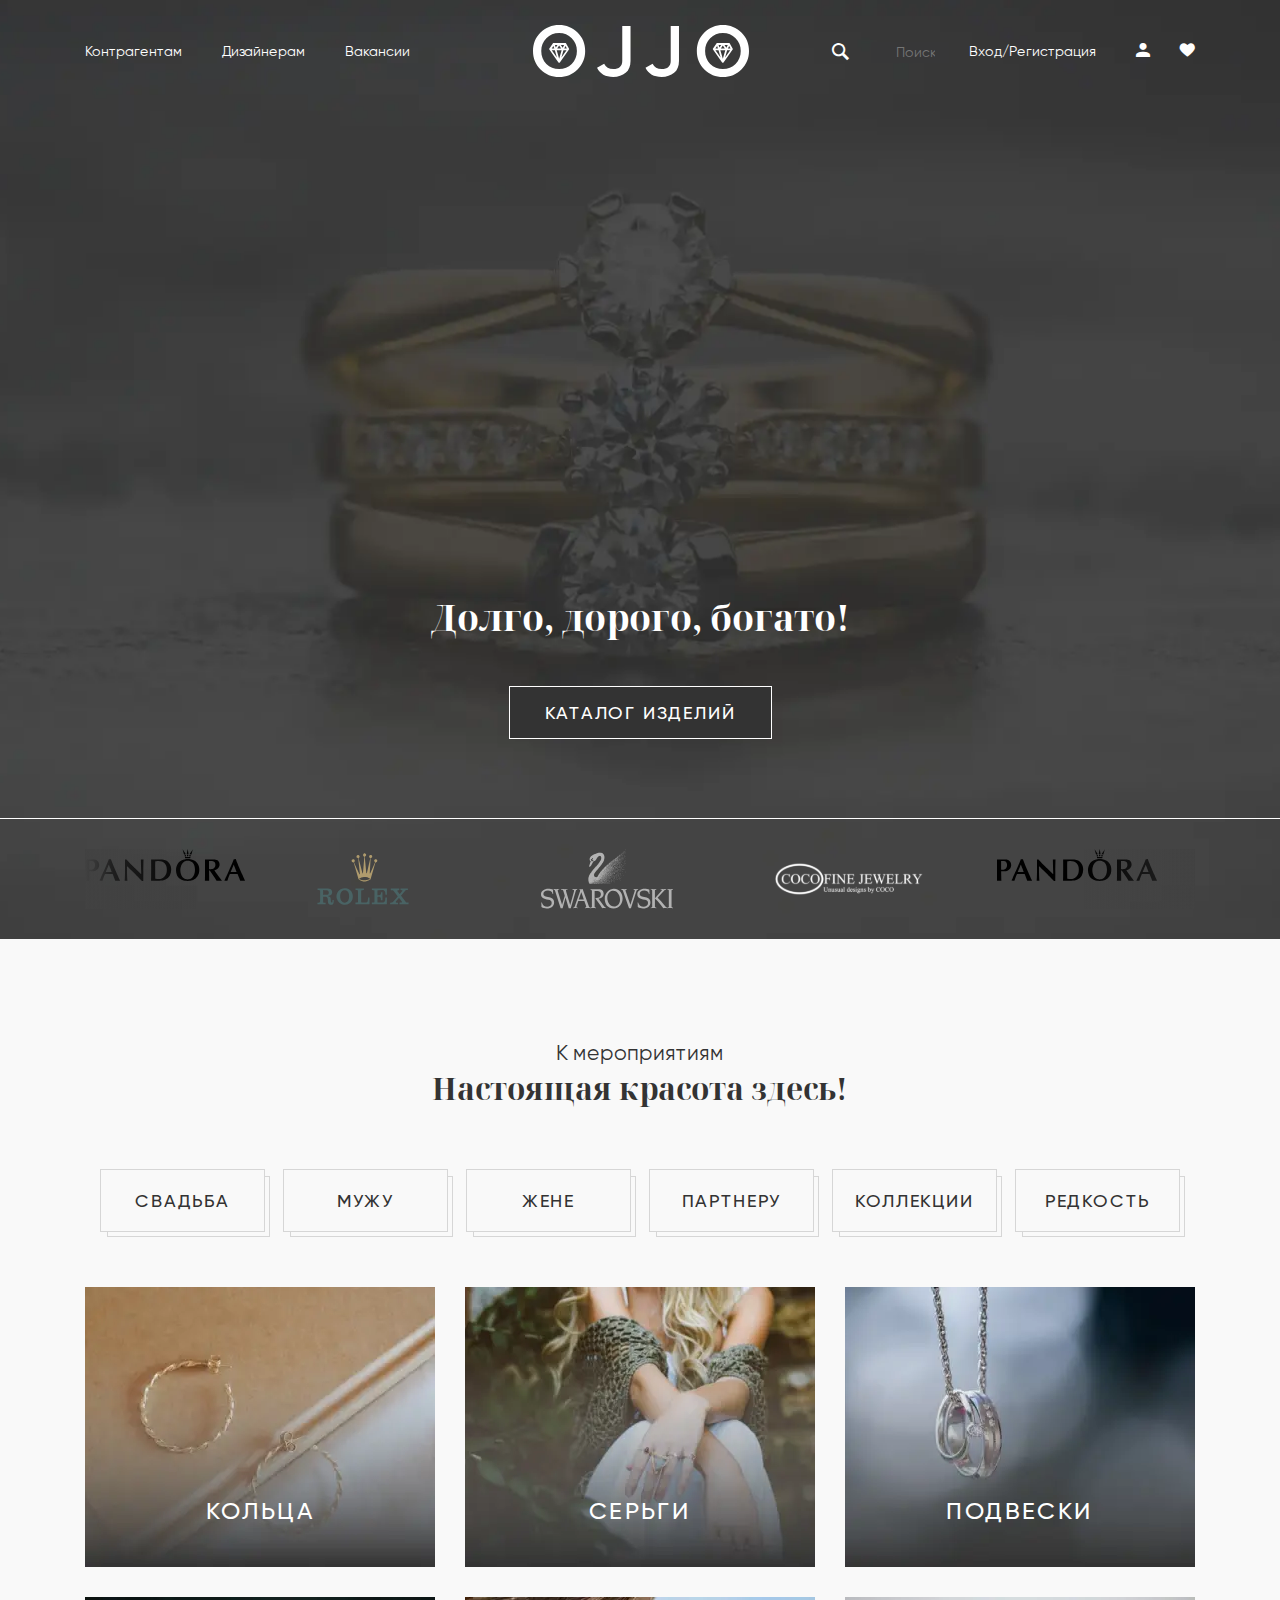
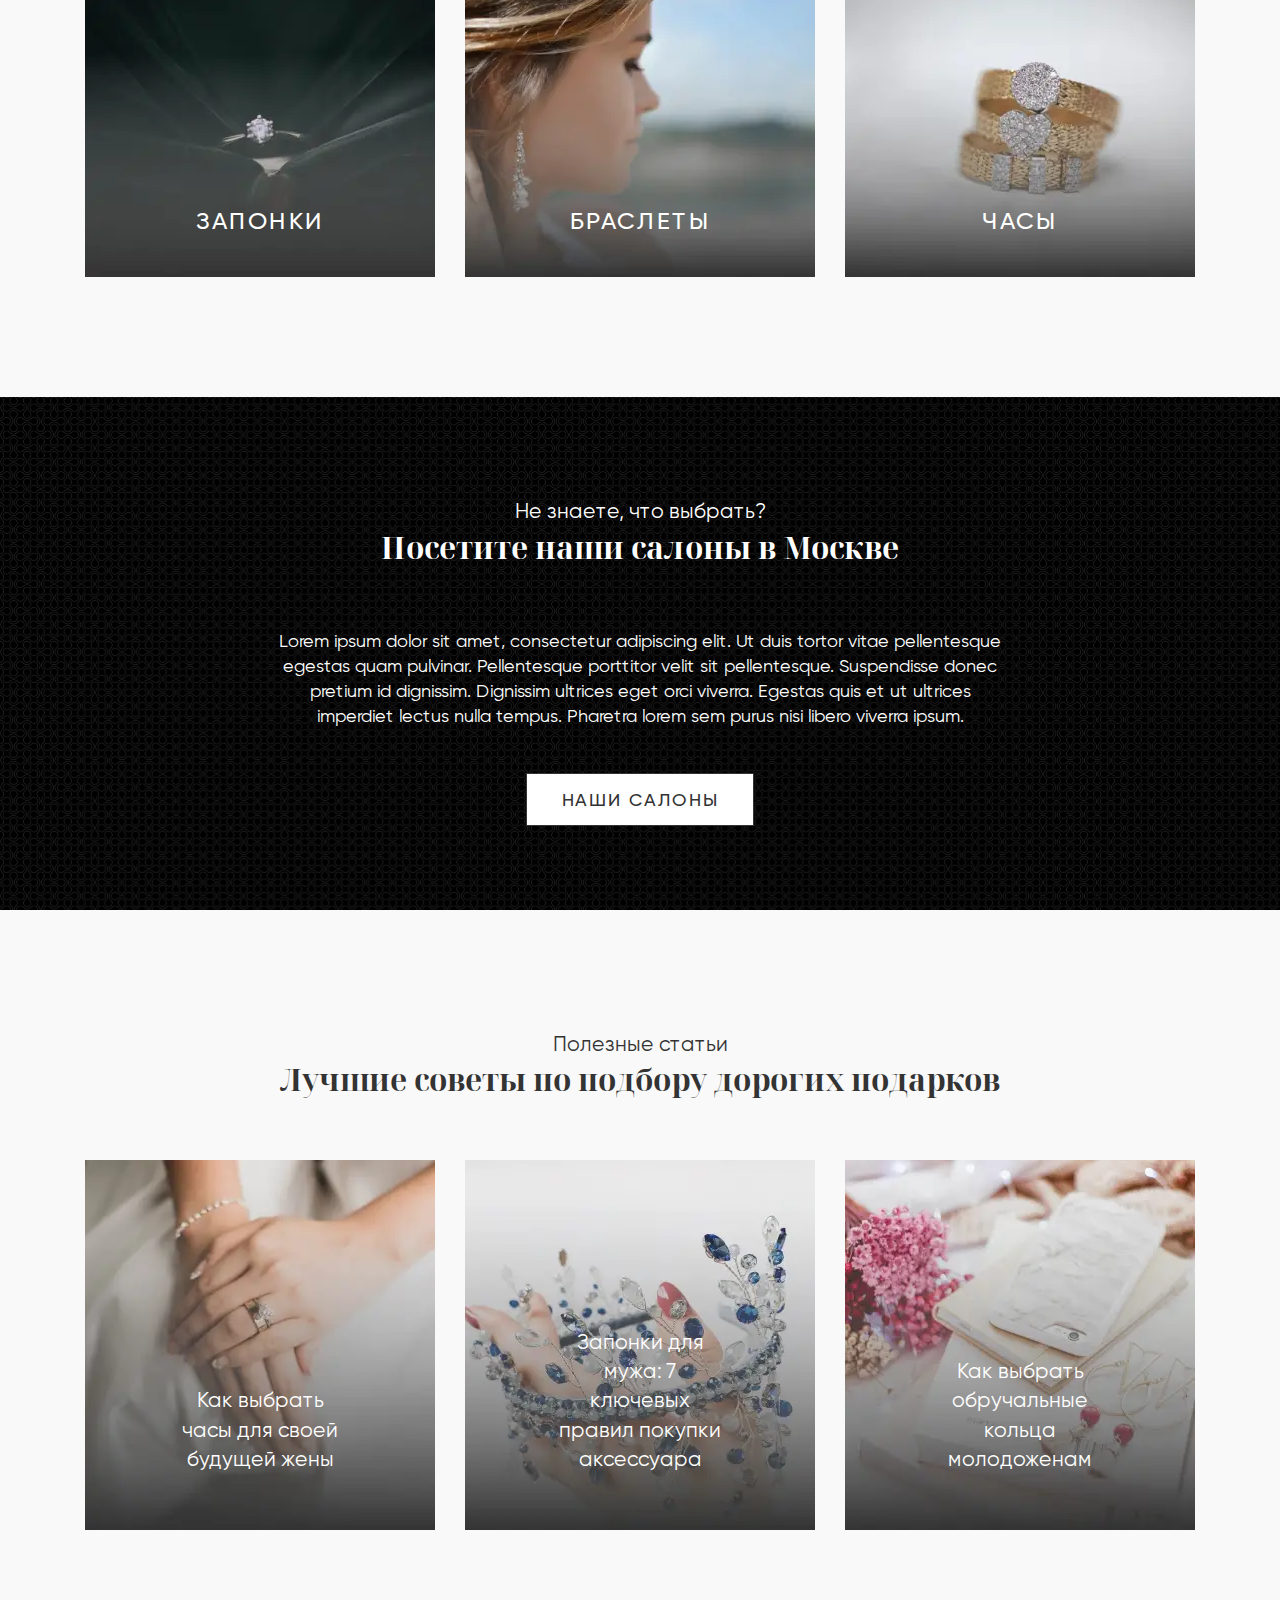
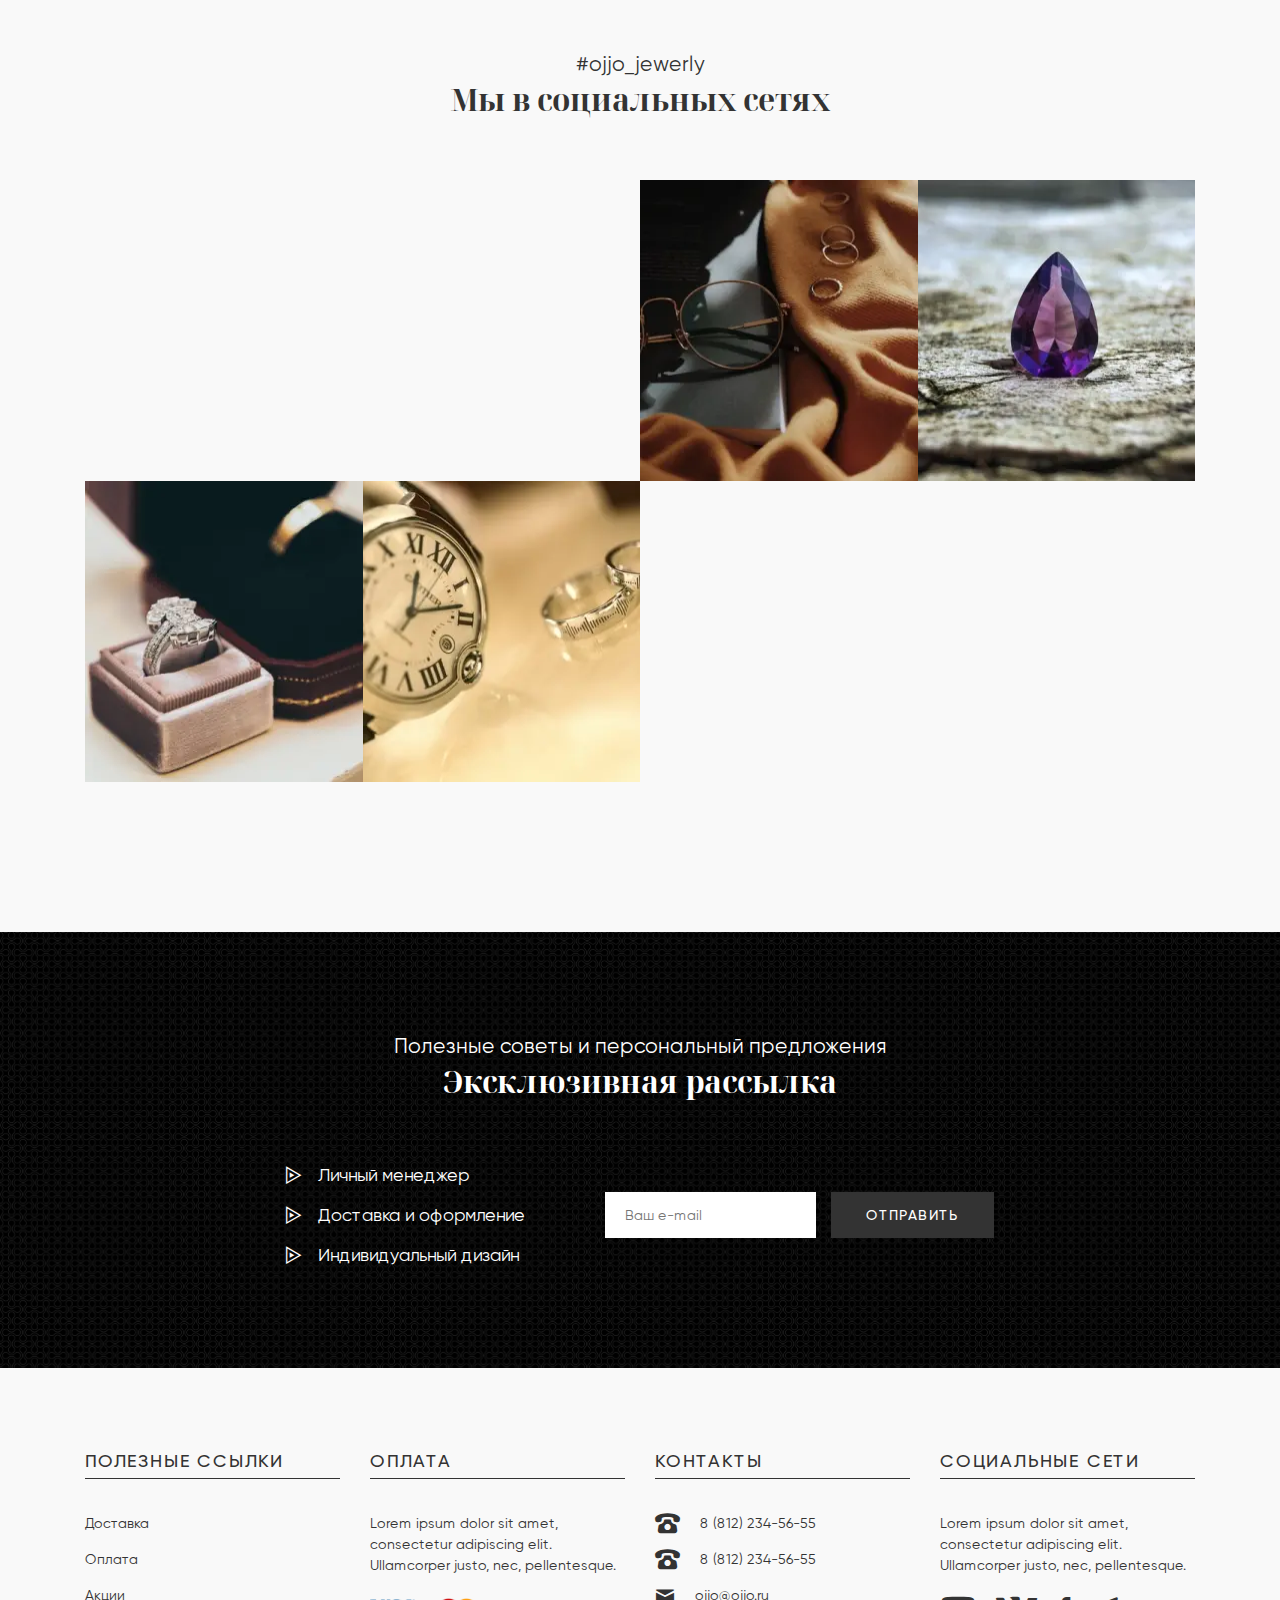
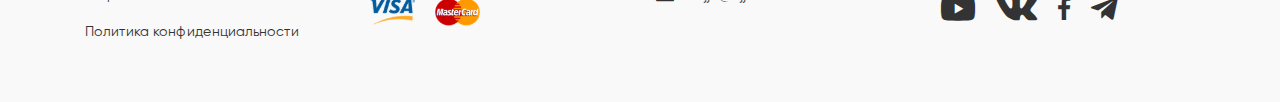
<file: index.html>
<!DOCTYPE html>
<html lang="ru">

<head>
	<title>Главная</title>
	<meta charset="UTF-8">
	<meta name="format-detection" content="telephone=no">
	<!-- <style>body{opacity: 0;}</style> -->
	<link rel="stylesheet" href="css/style.min.css?_v=20220606092346">
	<link rel="shortcut icon" href="favicon.ico">
	<!-- <meta name="robots" content="noindex, nofollow"> -->
	<meta name="viewport" content="width=device-width, initial-scale=1.0">
</head>

<body>
	<div class="wrapper">
		<header class="header">
			<div class="header__container">
				<div class="header__menu menu">
					<nav class="menu__body">
						<ul class="menu__list">
							<li class="menu__item"><a href="contacts.html" class="menu__link">Контрагентам</a></li>
							<li class="menu__item"><a href="contacts.html" class="menu__link">Дизайнерам</a></li>
							<li class="menu__item"><a href="contacts.html" class="menu__link">Вакансии</a></li>
						</ul>
						<div class="menu__register"></div>
					</nav>
				</div>
				<div class="header__logo">
					<a href="index.html" class="header__link-logo"><img src="img/logo.svg" alt="logo"></a>
				</div>
				<form class="header__search">
					<button type="submit" class="header__search-button _icon-search"></button>
					<input class="header__search-area" type="search" autocomplete="off" placeholder="Поиск">
				</form>
				<div data-da=".menu__register, 540" class="header__register">
					<a href="#" class="header__link-register">Вход/Регистрация</a>
					<div class="header__register-icons">
						<a href="#" class="header__user"></a>
						<a href="#" class="header__like"></a>
					</div>
				</div>
				<div data-da=".menu__body, 991.98" class="header__social">
					<ul class="header__social-list">
						<li class="header__social-item"><a href="#" class="item__social-link _icon-youtube"></a></li>
						<li class="header__social-item"><a href="#" class="item__social-link _icon-vk"></a></li>
						<li class="header__social-item"><a href="#" class="item__social-link _icon-facebook"></a></li>
						<li class="header__social-item"><a href="#" class="item__social-link _icon-telegram"></a></li>
					</ul>
				</div>
				<button type="button" class="menu__icon icon-menu"><span></span></button>
			</div>
		</header>
		<main class="page">
			<section class="rich">
				<div class="rich__container">
					<h1 class="rich__title">Долго, дорого, богато!</h1>
					<a href="catalog.html" class="rich__button">каталог изделий</a>
					<div class="rich__slider swiper">
						<div class="rich__wrapper swiper-wrapper">
							<div class="rich__slide swiper-slide"><img class="swiper-slide__image-ibg" data-src="img/slider/01.svg" alt="label"></div>
							<div class="rich__slide swiper-slide"><img class="swiper-slide__image-ibg" data-src="img/slider/02.svg" alt="label"></div>
							<div class="rich__slide swiper-slide"><img class="swiper-slide__image-ibg" data-src="img/slider/03.svg" alt="label"></div>
							<div class="rich__slide swiper-slide"><img class="swiper-slide__image-ibg" data-src="img/slider/04.svg" alt="label"></div>
							<div class="rich__slide swiper-slide"><img class="swiper-slide__image-ibg" data-src="img/slider/05.svg" alt="label"></div>
							<div class="rich__slide swiper-slide"><img class="swiper-slide__image-ibg" data-src="img/slider/06.svg" alt="label"></div>
							<div class="rich__slide swiper-slide"><img class="swiper-slide__image-ibg" data-src="img/slider/07.svg" alt="label"></div>
							<div class="rich__slide swiper-slide"><img class="swiper-slide__image-ibg" data-src="img/slider/08.svg" alt="label"></div>
							<div class="rich__slide swiper-slide"><img class="swiper-slide__image-ibg" data-src="img/slider/09.svg" alt="label"></div>
						</div>
					</div>
				</div>
			</section>
			<section class="catalog">
				<div class="catalog__container">
					<div class="catalog__text text">
						<a class="text__subtitle" href="#">К мероприятиям</a>
						<h2 class="text__title">Настоящая красота здесь!</h2>
					</div>
					<div class="catalog__navigation navigation">
						<nav class="navigation__items">
							<ul class="navigation__list">
								<li class="navigation__item"><a href="catalog.html" class="navigation__link">Свадьба</a></li>
								<li class="navigation__item"><a href="catalog.html" class="navigation__link">МУЖУ</a></li>
								<li class="navigation__item"><a href="catalog.html" class="navigation__link">жене</a></li>
								<li class="navigation__item"><a href="catalog.html" class="navigation__link">партнеру</a></li>
								<li class="navigation__item"><a href="catalog.html" class="navigation__link">коллекции</a></li>
								<li class="navigation__item"><a href="catalog.html" class="navigation__link">редкость</a></li>
							</ul>
						</nav>
					</div>
					<div class="catalog__items">
						<article class="catalog__item item">
							<a href="catalog.html" class="item__image-ibg"><picture><source data-srcset="img/catalog/01.webp" srcset="[data-uri]" type="image/webp"><img src="[data-uri]"  data-src="img/catalog/01.jpg" alt="photo"></picture>
								<h2 class="item__text-catalog">Кольца</h2>
							</a>
						</article>
						<article class="catalog__item item">
							<a href="catalog.html" class="item__image-ibg"><picture><source data-srcset="img/catalog/02.webp" srcset="[data-uri]" type="image/webp"><img src="[data-uri]"  data-src="img/catalog/02.jpg" alt="photo"></picture>
								<h2 class="item__text-catalog">серьги</h2>
							</a>
						</article>
						<article class="catalog__item item">
							<a href="catalog.html" class="item__image-ibg"><picture><source data-srcset="img/catalog/03.webp" srcset="[data-uri]" type="image/webp"><img src="[data-uri]"  data-src="img/catalog/03.jpg" alt="photo"></picture>
								<h2 class="item__text-catalog">подвески</h2>
							</a>
						</article>
						<article class="catalog__item item">
							<a href="catalog.html" class="item__image-ibg"><picture><source data-srcset="img/catalog/04.webp" srcset="[data-uri]" type="image/webp"><img src="[data-uri]"  data-src="img/catalog/04.jpg" alt="photo"></picture>
								<h2 class="item__text-catalog">запонки</h2>
							</a>
						</article>
						<article class="catalog__item item">
							<a href="catalog.html" class="item__image-ibg"><picture><source data-srcset="img/catalog/05.webp" srcset="[data-uri]" type="image/webp"><img src="[data-uri]"  data-src="img/catalog/05.jpg" alt="photo"></picture>
								<h2 class="item__text-catalog">браслеты</h2>
							</a>
						</article>
						<article class="catalog__item item">
							<a href="catalog.html" class="item__image-ibg"><picture><source data-srcset="img/catalog/06.webp" srcset="[data-uri]" type="image/webp"><img src="[data-uri]"  data-src="img/catalog/06.jpg" alt="photo"></picture>
								<h2 class="item__text-catalog">часы</h2>
							</a>
						</article>
					</div>
				</div>
			</section>
			<section class="location">
				<div class="location__container">
					<div class="location__text text">
						<a class="text__subtitle" href="#">Не знаете, что выбрать?</a>
						<h2 class="text__title">Посетите наши салоны в Москве</h2>
					</div>
					<div class="location__text">Lorem ipsum dolor sit amet, consectetur adipiscing elit. Ut duis tortor vitae
						pellentesque egestas quam pulvinar. Pellentesque porttitor velit sit pellentesque. Suspendisse donec
						pretium id dignissim. Dignissim ultrices eget orci viverra. Egestas quis et ut ultrices imperdiet
						lectus nulla tempus. Pharetra lorem sem purus nisi libero viverra ipsum.</div>
					<a href="" class="location__button">наши салоны</a>
				</div>
			</section>
			<section class="blog">
				<div class="blog__container">
					<div class="blog__text text">
						<a class="text__subtitle" href="#">Полезные статьи</a>
						<h2 class="text__title">Лучшие советы по подбору дорогих подарков</h2>
					</div>
					<div class="blog__items">
						<div class="blog__item">
							<a href="#" class="blog__image-ibg"><picture><source data-srcset="img/blog/01.webp" srcset="[data-uri]" type="image/webp"><img src="[data-uri]"  data-src="img/blog/01.jpg" alt="photo"></picture>
								<div class="blog__text-image">Как выбрать часы для своей будущей жены</div>
							</a>
						</div>
						<div class="blog__item">
							<a href="#" class="blog__image-ibg"><picture><source data-srcset="img/blog/02.webp" srcset="[data-uri]" type="image/webp"><img src="[data-uri]"  data-src="img/blog/02.jpg" alt="photo"></picture>
								<div class="blog__text-image">Запонки для мужа: 7 ключевых правил покупки аксессуара</div>
							</a>
						</div>
						<div class="blog__item">
							<a href="#" class="blog__image-ibg"><picture><source data-srcset="img/blog/03.webp" srcset="[data-uri]" type="image/webp"><img src="[data-uri]"  data-src="img/blog/03.jpg" alt="photo"></picture>
								<div class="blog__text-image">Как выбрать обручальные кольца молодоженам</div>
							</a>
						</div>
					</div>
				</div>
			</section>
			<section class="social">
				<div class="social__container">
					<div class="social__text text">
						<a class="text__subtitle" href="#">#ojjo_jewerly</a>
						<h2 class="text__title">Мы в социальных сетях</h2>
					</div>
					<div class="social__items">
						<div class="social__video-module video-module">
							<iframe src="https://www.youtube.com/embed/OYhgNtpjZ9Q" title="YouTube" frameborder="0" allow="accelerometer; autoplay; clipboard-write; encrypted-media; gyroscope; picture-in-picture" allowfullscreen></iframe>
						</div>
						<div class="social__item-ibg">
							<a href="#" class="social__image-ibg"><picture><source data-srcset="img/social/01.webp" srcset="[data-uri]" type="image/webp"><img src="[data-uri]"  data-src="img/social/01.jpg" alt="photo"></picture></a>
							<a href="#" class="social__image-ibg"><picture><source data-srcset="img/social/02.webp" srcset="[data-uri]" type="image/webp"><img src="[data-uri]"  data-src="img/social/02.jpg" alt="photo"></picture></a>
						</div>
						<div class="social__item-ibg">
							<a href="#" class="social__image-ibg"><picture><source data-srcset="img/social/03.webp" srcset="[data-uri]" type="image/webp"><img src="[data-uri]"  data-src="img/social/03.jpg" alt="photo"></picture></a>
							<a href="#" class="social__image-ibg"><picture><source data-srcset="img/social/04.webp" srcset="[data-uri]" type="image/webp"><img src="[data-uri]"  data-src="img/social/04.jpg" alt="photo"></picture></a>
						</div>
						<div class="social__video-module video-module">
							<iframe src="https://www.youtube.com/embed/VSDWfhdUzdM" title="YouTube" frameborder="0" allow="accelerometer; autoplay; clipboard-write; encrypted-media; gyroscope; picture-in-picture" allowfullscreen></iframe>
						</div>
					</div>
				</div>
			</section>
			<section class="send">
				<div class="send__container">
					<div class="send__text text">
						<a class="text__subtitle" href="#">Полезные советы и персональный предложения</a>
						<h2 class="text__title">Эксклюзивная рассылка</h2>
					</div>
					<div class="send__items">
						<ul class="send__list">
							<li class="send__item _icon-send">Личный менеджер</li>
							<li class="send__item _icon-send">Доставка и оформление</li>
							<li class="send__item _icon-send">Индивидуальный дизайн</li>
						</ul>
						<form data-ajax class="send__form" action="#">
							<input autocomplete="off" type="email" name="form[]" data-error="Ошибка" placeholder="Ваш e-mail" class="input">
							<button type="submit" class="button">Отправить</button>
						</form>
					</div>
				</div>
			</section>
		</main>
		<footer class="footer">
			<div class="footer__container">
				<div class="footer__items">
					<div class="footer__item item">
						<h2 class="item__title">Полезные ссылки</h2>
						<ul class="item__list">
							<li class="item__li"><a href="#" class="item__link">Доставка</a></li>
							<li class="item__li"><a href="#" class="item__link">Оплата </a></li>
							<li class="item__li"><a href="#" class="item__link">Акции</a></li>
							<li class="item__li"><a href="#" class="item__link">Политика конфиденциальности</a></li>
						</ul>
					</div>
					<div class="footer__item item">
						<h2 class="item__title">оплата</h2>
						<div class="item__text">Lorem ipsum dolor sit amet, consectetur adipiscing elit. Ullamcorper justo, nec,
							pellentesque.</div>
						<div class="item__pay">
							<div class="item__visa">
								<img src="img/visa.svg" alt="visa">
							</div>
							<div class="item__master-card"><img src="img/mastercard.svg" alt="mastercard"></div>
						</div>
					</div>
					<div class="footer__item item">
						<h2 class="item__title">Контакты</h2>
						<ul class="item__list">
							<li class="item__li _icon-phon"><a href="tel:88122345655" class="item__link">8 (812) 234-56-55</a></li>
							<li class="item__li _icon-phon"><a href="tel:88122345655" class="item__link">8 (812) 234-56-55 </a></li>
							<li class="item__li _icon-email"><a href="mailto:ojjo@ojjo.ru" class="item__link">ojjo@ojjo.ru</a></li>
						</ul>
					</div>
					<div class="footer__item item">
						<h2 class="item__title">социальные сети</h2>
						<div class="item__text">Lorem ipsum dolor sit amet, consectetur adipiscing elit. Ullamcorper justo, nec,
							pellentesque.</div>
						<div class="item__social">
							<ul class="item__social-list">
								<li class="item__social-item"><a href="#" class="item__social-link _icon-youtube"></a></li>
								<li class="item__social-item"><a href="#" class="item__social-link _icon-vk"></a></li>
								<li class="item__social-item"><a href="#" class="item__social-link _icon-facebook"></a></li>
								<li class="item__social-item"><a href="#" class="item__social-link _icon-telegram"></a></li>
							</ul>
						</div>
					</div>
				</div>
			</div>
		</footer>
	</div>
	<!-- <div id="popup" aria-hidden="true" class="popup">
	<div class="popup__wrapper">
		<div class="popup__content">
			<button data-close type="button" class="popup__close">Закрыть</button>
			<div class="popup__text">
				Text
			</div>
		</div>
	</div>
</div> -->
	<script src="js/app.min.js?_v=20220606092346"></script>
</body>

</html>
</file>
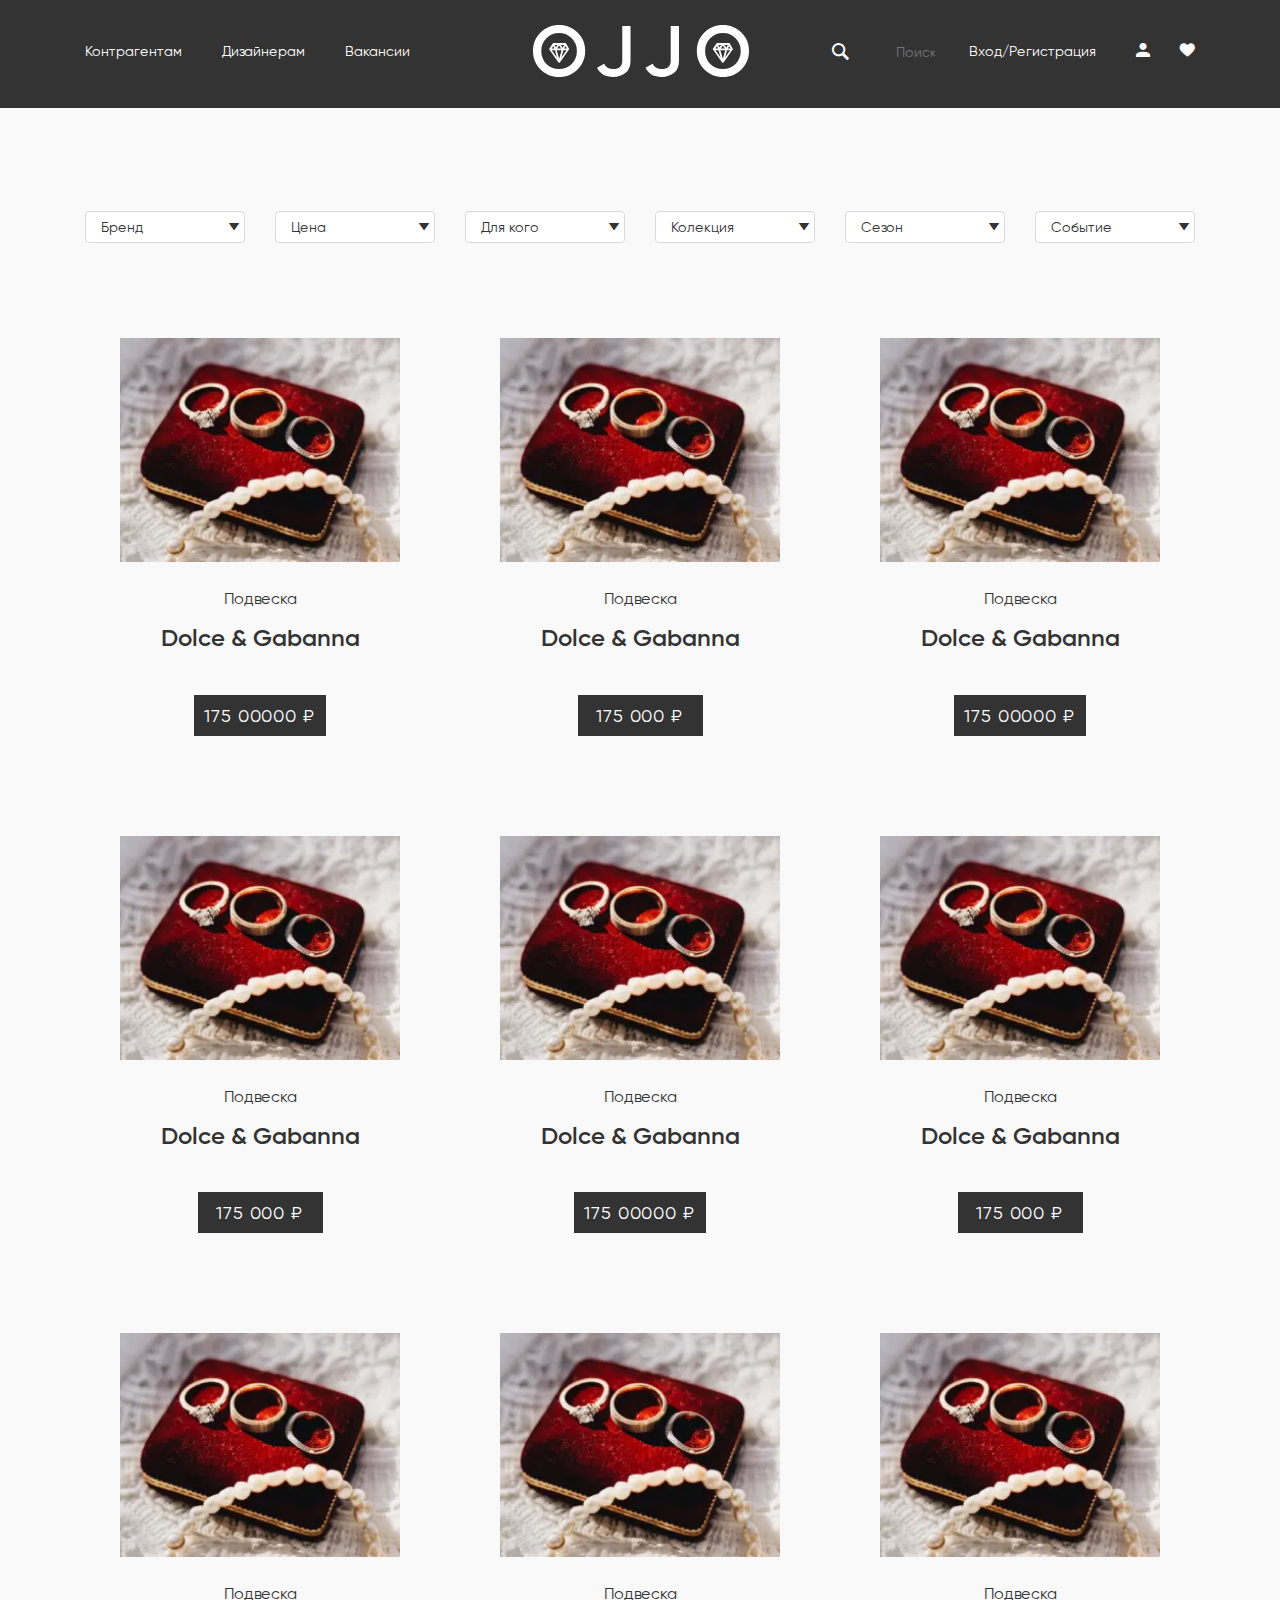
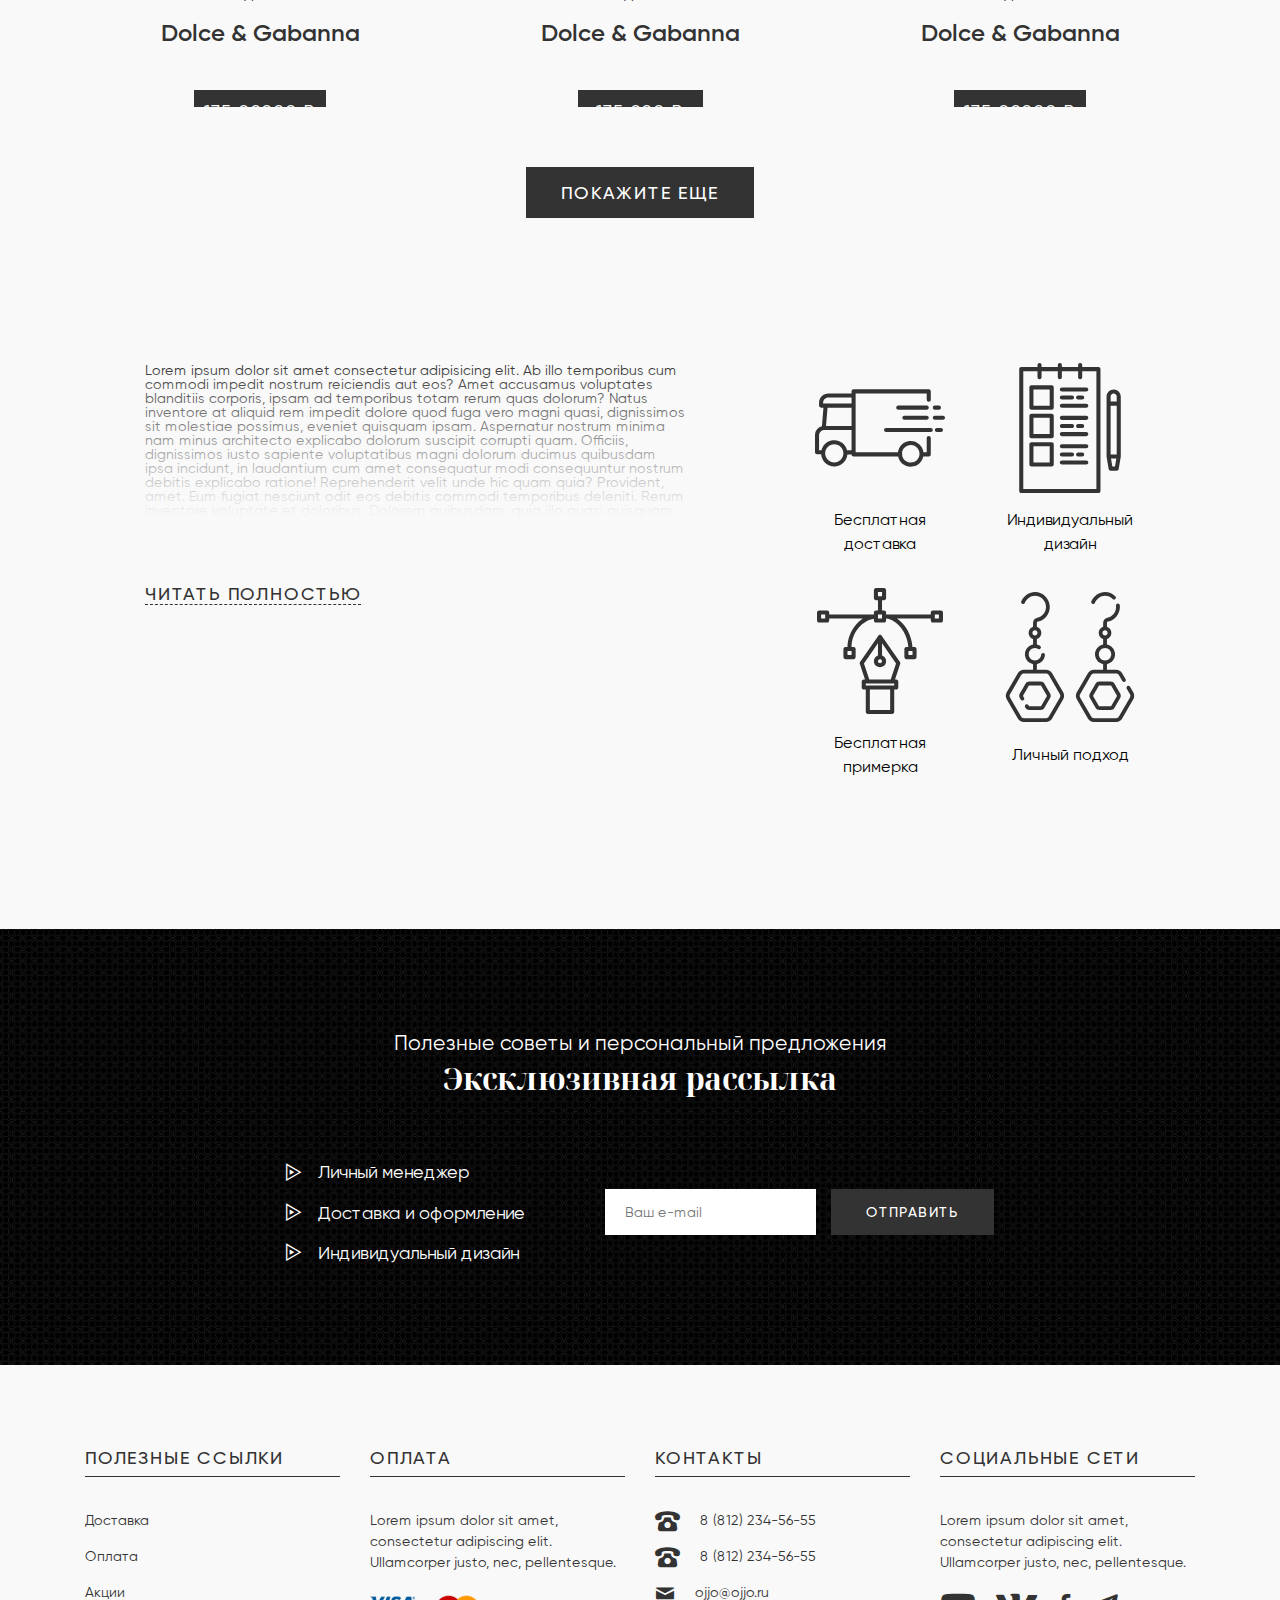
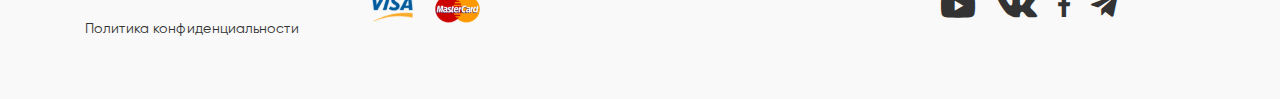
<file: catalog.html>
<!DOCTYPE html>
<html lang="ru">

<head>
	<title>Каталог</title>
	<meta charset="UTF-8">
	<meta name="format-detection" content="telephone=no">
	<!-- <style>body{opacity: 0;}</style> -->
	<link rel="stylesheet" href="css/style.min.css?_v=20220606092346">
	<link rel="shortcut icon" href="favicon.ico">
	<!-- <meta name="robots" content="noindex, nofollow"> -->
	<meta name="viewport" content="width=device-width, initial-scale=1.0">
	<style>
		header,
		.header__search-area {
			background-color: #333;
		}
	</style>
</head>

<body>
	<div class="wrapper">
		<header class="header">
			<div class="header__container">
				<div class="header__menu menu">
					<nav class="menu__body">
						<ul class="menu__list">
							<li class="menu__item"><a href="contacts.html" class="menu__link">Контрагентам</a></li>
							<li class="menu__item"><a href="contacts.html" class="menu__link">Дизайнерам</a></li>
							<li class="menu__item"><a href="contacts.html" class="menu__link">Вакансии</a></li>
						</ul>
						<div class="menu__register"></div>
					</nav>
				</div>
				<div class="header__logo">
					<a href="index.html" class="header__link-logo"><img src="img/logo.svg" alt="logo"></a>
				</div>
				<form class="header__search">
					<button type="submit" class="header__search-button _icon-search"></button>
					<input class="header__search-area" type="search" autocomplete="off" placeholder="Поиск">
				</form>
				<div data-da=".menu__register, 540" class="header__register">
					<a href="#" class="header__link-register">Вход/Регистрация</a>
					<div class="header__register-icons">
						<a href="#" class="header__user"></a>
						<a href="#" class="header__like"></a>
					</div>
				</div>
				<div data-da=".menu__body, 991.98" class="header__social">
					<ul class="header__social-list">
						<li class="header__social-item"><a href="#" class="item__social-link _icon-youtube"></a></li>
						<li class="header__social-item"><a href="#" class="item__social-link _icon-vk"></a></li>
						<li class="header__social-item"><a href="#" class="item__social-link _icon-facebook"></a></li>
						<li class="header__social-item"><a href="#" class="item__social-link _icon-telegram"></a></li>
					</ul>
				</div>
				<button type="button" class="menu__icon icon-menu"><span></span></button>
			</div>
		</header>
		<main class="catalog-main">
			<div class="catalog-main__container">
				<div class="catalog-main__filters">
					<select data-speed="50" data-submit data-scroll name="form[]" data-class-modif="form">
						<option value="" selected>Бренд</option>
						<option value="2">Пункт №1</option>
						<option value="3">Пункт №2</option>
						<option value="4">Пункт №3</option>
						<option value="5">Пункт №4</option>
						<option value="6">Пункт №5</option>
						<option value="7">Пункт №6</option>
						<option value="8">Пункт №7</option>
						<option value="9">Пункт №8</option>
					</select>
					<select data-speed="50" data-submit data-scroll name="form[]" data-class-modif="form">
						<option value="" selected>Цена</option>
						<option value="2">Пункт №1</option>
						<option value="3">Пункт №2</option>
						<option value="4">Пункт №3</option>
					</select>
					<select data-speed="50" data-submit data-scroll name="form[]" data-class-modif="form">
						<option value="" selected>Для кого</option>
						<option value="2">Пункт №1</option>
						<option value="3">Пункт №2</option>
						<option value="4">Пункт №3</option>
					</select>
					<select data-speed="50" data-submit data-scroll name="form[]" data-class-modif="form">
						<option value="" selected>Колекция</option>
						<option value="2">Пункт №1</option>
						<option value="3">Пункт №2</option>
						<option value="4">Пункт №3</option>
					</select>
					<select data-speed="50" data-submit data-scroll name="form[]" data-class-modif="form">
						<option value="" selected>Сезон</option>
						<option value="2">Пункт №1</option>
						<option value="3">Пункт №2</option>
						<option value="4">Пункт №3</option>
					</select>
					<select data-speed="50" data-submit data-scroll name="form[]" data-class-modif="form">
						<option value="" selected>Событие</option>
						<option value="2">Пункт №1</option>
						<option value="3">Пункт №2</option>
						<option value="4">Пункт №3</option>
					</select>
				</div>
				<div data-showmore="items" class="catalog-main__cards">
					<div data-showmore-content="3" class="cards">
						<article class="cards__card card">
							<a href="product.html" class="card__link">
								<div class="card__image-ibg"><picture><source data-srcset="img/catalog-main/01.webp" srcset="[data-uri]" type="image/webp"><img src="[data-uri]"  data-src="img/catalog-main/01.jpg" alt="photo"></picture></div>
								<div class="card__text">
									<h3 class="card__subtitle">Подвеска</h3>
									<h2 class="card__title">Dolce & Gabanna</h2>
								</div>
								<h2 class="card__price">175 00000 ₽</h2>
							</a>
						</article>
						<article class="cards__card card">
							<a href="product.html" class="card__link">
								<div class="card__image-ibg"><picture><source data-srcset="img/catalog-main/01.webp" srcset="[data-uri]" type="image/webp"><img src="[data-uri]"  data-src="img/catalog-main/01.jpg" alt="photo"></picture></div>
								<div class="card__text">
									<h3 class="card__subtitle">Подвеска</h3>
									<h2 class="card__title">Dolce & Gabanna </h2>
								</div>
								<h2 class="card__price">175 000 ₽</h2>
							</a>
						</article>
						<article class="cards__card card">
							<a href="product.html" class="card__link">
								<div class="card__image-ibg"><picture><source data-srcset="img/catalog-main/01.webp" srcset="[data-uri]" type="image/webp"><img src="[data-uri]"  data-src="img/catalog-main/01.jpg" alt="photo"></picture></div>
								<div class="card__text">
									<h3 class="card__subtitle">Подвеска</h3>
									<h2 class="card__title">Dolce & Gabanna</h2>
								</div>
								<h2 class="card__price">175 00000 ₽</h2>
							</a>
						</article>
						<article class="cards__card card">
							<a href="product.html" class="card__link">
								<div class="card__image-ibg"><picture><source data-srcset="img/catalog-main/01.webp" srcset="[data-uri]" type="image/webp"><img src="[data-uri]"  data-src="img/catalog-main/01.jpg" alt="photo"></picture></div>
								<div class="card__text">
									<h3 class="card__subtitle">Подвеска</h3>
									<h2 class="card__title">Dolce & Gabanna </h2>
								</div>
								<h2 class="card__price">175 000 ₽</h2>
							</a>
						</article>
						<article class="cards__card card">
							<a href="product.html" class="card__link">
								<div class="card__image-ibg"><picture><source data-srcset="img/catalog-main/01.webp" srcset="[data-uri]" type="image/webp"><img src="[data-uri]"  data-src="img/catalog-main/01.jpg" alt="photo"></picture></div>
								<div class="card__text">
									<h3 class="card__subtitle">Подвеска</h3>
									<h2 class="card__title">Dolce & Gabanna</h2>
								</div>
								<h2 class="card__price">175 00000 ₽</h2>
							</a>
						</article>
						<article class="cards__card card">
							<a href="product.html" class="card__link">
								<div class="card__image-ibg"><picture><source data-srcset="img/catalog-main/01.webp" srcset="[data-uri]" type="image/webp"><img src="[data-uri]"  data-src="img/catalog-main/01.jpg" alt="photo"></picture></div>
								<div class="card__text">
									<h3 class="card__subtitle">Подвеска</h3>
									<h2 class="card__title">Dolce & Gabanna </h2>
								</div>
								<h2 class="card__price">175 000 ₽</h2>
							</a>
						</article>
						<article class="cards__card card">
							<a href="product.html" class="card__link">
								<div class="card__image-ibg"><picture><source data-srcset="img/catalog-main/01.webp" srcset="[data-uri]" type="image/webp"><img src="[data-uri]"  data-src="img/catalog-main/01.jpg" alt="photo"></picture></div>
								<div class="card__text">
									<h3 class="card__subtitle">Подвеска</h3>
									<h2 class="card__title">Dolce & Gabanna</h2>
								</div>
								<h2 class="card__price">175 00000 ₽</h2>
							</a>
						</article>
						<article class="cards__card card">
							<a href="product.html" class="card__link">
								<div class="card__image-ibg"><picture><source data-srcset="img/catalog-main/01.webp" srcset="[data-uri]" type="image/webp"><img src="[data-uri]"  data-src="img/catalog-main/01.jpg" alt="photo"></picture></div>
								<div class="card__text">
									<h3 class="card__subtitle">Подвеска</h3>
									<h2 class="card__title">Dolce & Gabanna </h2>
								</div>
								<h2 class="card__price">175 000 ₽</h2>
							</a>
						</article>
						<article class="cards__card card">
							<a href="product.html" class="card__link">
								<div class="card__image-ibg"><picture><source data-srcset="img/catalog-main/01.webp" srcset="[data-uri]" type="image/webp"><img src="[data-uri]"  data-src="img/catalog-main/01.jpg" alt="photo"></picture></div>
								<div class="card__text">
									<h3 class="card__subtitle">Подвеска</h3>
									<h2 class="card__title">Dolce & Gabanna</h2>
								</div>
								<h2 class="card__price">175 00000 ₽</h2>
							</a>
						</article>
						<article class="cards__card card">
							<a href="product.html" class="card__link">
								<div class="card__image-ibg"><picture><source data-srcset="img/catalog-main/01.webp" srcset="[data-uri]" type="image/webp"><img src="[data-uri]"  data-src="img/catalog-main/01.jpg" alt="photo"></picture></div>
								<div class="card__text">
									<h3 class="card__subtitle">Подвеска</h3>
									<h2 class="card__title">Dolce & Gabanna </h2>
								</div>
								<h2 class="card__price">175 000 ₽</h2>
							</a>
						</article>
						<article class="cards__card card">
							<a href="product.html" class="card__link">
								<div class="card__image-ibg"><picture><source data-srcset="img/catalog-main/01.webp" srcset="[data-uri]" type="image/webp"><img src="[data-uri]"  data-src="img/catalog-main/01.jpg" alt="photo"></picture></div>
								<div class="card__text">
									<h3 class="card__subtitle">Подвеска</h3>
									<h2 class="card__title">Dolce & Gabanna</h2>
								</div>
								<h2 class="card__price">175 00000 ₽</h2>
							</a>
						</article>
						<article class="cards__card card">
							<a href="product.html" class="card__link">
								<div class="card__image-ibg"><picture><source data-srcset="img/catalog-main/01.webp" srcset="[data-uri]" type="image/webp"><img src="[data-uri]"  data-src="img/catalog-main/01.jpg" alt="photo"></picture></div>
								<div class="card__text">
									<h3 class="card__subtitle">Подвеска</h3>
									<h2 class="card__title">Dolce & Gabanna </h2>
								</div>
								<h2 class="card__price">175 000 ₽</h2>
							</a>
						</article>
						<article class="cards__card card">
							<a href="product.html" class="card__link">
								<div class="card__image-ibg"><picture><source data-srcset="img/catalog-main/01.webp" srcset="[data-uri]" type="image/webp"><img src="[data-uri]"  data-src="img/catalog-main/01.jpg" alt="photo"></picture></div>
								<div class="card__text">
									<h3 class="card__subtitle">Подвеска</h3>
									<h2 class="card__title">Dolce & Gabanna</h2>
								</div>
								<h2 class="card__price">175 00000 ₽</h2>
							</a>
						</article>
						<article class="cards__card card">
							<a href="product.html" class="card__link">
								<div class="card__image-ibg"><picture><source data-srcset="img/catalog-main/01.webp" srcset="[data-uri]" type="image/webp"><img src="[data-uri]"  data-src="img/catalog-main/01.jpg" alt="photo"></picture></div>
								<div class="card__text">
									<h3 class="card__subtitle">Подвеска</h3>
									<h2 class="card__title">Dolce & Gabanna </h2>
								</div>
								<h2 class="card__price">175 000 ₽</h2>
							</a>
						</article>
						<article class="cards__card card">
							<a href="product.html" class="card__link">
								<div class="card__image-ibg"><picture><source data-srcset="img/catalog-main/01.webp" srcset="[data-uri]" type="image/webp"><img src="[data-uri]"  data-src="img/catalog-main/01.jpg" alt="photo"></picture></div>
								<div class="card__text">
									<h3 class="card__subtitle">Подвеска</h3>
									<h2 class="card__title">Dolce & Gabanna</h2>
								</div>
								<h2 class="card__price">175 00000 ₽</h2>
							</a>
						</article>
						<article class="cards__card card">
							<a href="product.html" class="card__link">
								<div class="card__image-ibg"><picture><source data-srcset="img/catalog-main/01.webp" srcset="[data-uri]" type="image/webp"><img src="[data-uri]"  data-src="img/catalog-main/01.jpg" alt="photo"></picture></div>
								<div class="card__text">
									<h3 class="card__subtitle">Подвеска</h3>
									<h2 class="card__title">Dolce & Gabanna </h2>
								</div>
								<h2 class="card__price">175 000 ₽</h2>
							</a>
						</article>
						<article class="cards__card card">
							<a href="product.html" class="card__link">
								<div class="card__image-ibg"><picture><source data-srcset="img/catalog-main/01.webp" srcset="[data-uri]" type="image/webp"><img src="[data-uri]"  data-src="img/catalog-main/01.jpg" alt="photo"></picture></div>
								<div class="card__text">
									<h3 class="card__subtitle">Подвеска</h3>
									<h2 class="card__title">Dolce & Gabanna</h2>
								</div>
								<h2 class="card__price">175 00000 ₽</h2>
							</a>
						</article>
						<article class="cards__card card">
							<a href="product.html" class="card__link">
								<div class="card__image-ibg"><picture><source data-srcset="img/catalog-main/01.webp" srcset="[data-uri]" type="image/webp"><img src="[data-uri]"  data-src="img/catalog-main/01.jpg" alt="photo"></picture></div>
								<div class="card__text">
									<h3 class="card__subtitle">Подвеска</h3>
									<h2 class="card__title">Dolce & Gabanna </h2>
								</div>
								<h2 class="card__price">175 000 ₽</h2>
							</a>
						</article>
						<article class="cards__card card">
							<a href="product.html" class="card__link">
								<div class="card__image-ibg"><picture><source data-srcset="img/catalog-main/01.webp" srcset="[data-uri]" type="image/webp"><img src="[data-uri]"  data-src="img/catalog-main/01.jpg" alt="photo"></picture></div>
								<div class="card__text">
									<h3 class="card__subtitle">Подвеска</h3>
									<h2 class="card__title">Dolce & Gabanna</h2>
								</div>
								<h2 class="card__price">175 00000 ₽</h2>
							</a>
						</article>
						<article class="cards__card card">
							<a href="product.html" class="card__link">
								<div class="card__image-ibg"><picture><source data-srcset="img/catalog-main/01.webp" srcset="[data-uri]" type="image/webp"><img src="[data-uri]"  data-src="img/catalog-main/01.jpg" alt="photo"></picture></div>
								<div class="card__text">
									<h3 class="card__subtitle">Подвеска</h3>
									<h2 class="card__title">Dolce & Gabanna </h2>
								</div>
								<h2 class="card__price">175 000 ₽</h2>
							</a>
						</article>
						<article class="cards__card card">
							<a href="product.html" class="card__link">
								<div class="card__image-ibg"><picture><source data-srcset="img/catalog-main/01.webp" srcset="[data-uri]" type="image/webp"><img src="[data-uri]"  data-src="img/catalog-main/01.jpg" alt="photo"></picture></div>
								<div class="card__text">
									<h3 class="card__subtitle">Подвеска</h3>
									<h2 class="card__title">Dolce & Gabanna</h2>
								</div>
								<h2 class="card__price">175 00000 ₽</h2>
							</a>
						</article>
						<article class="cards__card card">
							<a href="product.html" class="card__link">
								<div class="card__image-ibg"><picture><source data-srcset="img/catalog-main/01.webp" srcset="[data-uri]" type="image/webp"><img src="[data-uri]"  data-src="img/catalog-main/01.jpg" alt="photo"></picture></div>
								<div class="card__text">
									<h3 class="card__subtitle">Подвеска</h3>
									<h2 class="card__title">Dolce & Gabanna </h2>
								</div>
								<h2 class="card__price">175 000 ₽</h2>
							</a>
						</article>
					</div>
					<button hidden data-showmore-button type="button" class="catalog-main__more"><span>Покажите
							еще</span><span>Скыть</span></button>
				</div>
				<section class="catalog__info info">
					<div class="info__container">
						<div data-showmore="size" class="info__text">
							<div data-showmore-content="190" class="info__content">Lorem ipsum dolor sit amet consectetur
								adipisicing elit. Ab illo temporibus cum commodi impedit nostrum reiciendis aut eos? Amet
								accusamus voluptates blanditiis corporis, ipsam ad temporibus totam rerum quas dolorum?
								Natus inventore at aliquid rem impedit dolore quod fuga vero magni quasi, dignissimos sit
								molestiae possimus, eveniet quisquam ipsam. Aspernatur nostrum minima nam minus architecto
								explicabo dolorum suscipit corrupti quam.
								Officiis, dignissimos iusto sapiente voluptatibus magni dolorum ducimus quibusdam ipsa incidunt,
								in laudantium cum amet consequatur modi consequuntur nostrum debitis explicabo ratione!
								Reprehenderit velit unde hic quam quia? Provident, amet.
								Eum fugiat nesciunt odit eos debitis commodi temporibus deleniti. Rerum inventore voluptate et
								doloribus. Dolorem quibusdam, quia illo quasi quisquam officiis porro cum excepturi atque qui
								eius repellat! Id, libero?
								Pariatur itaque, eveniet rerum, quis autem tempora totam vel provident eius tempore nisi
								recusandae amet, dicta fugiat. Laboriosam, veritatis cum ullam assumenda molestias neque quaerat
								molestiae vero, modi consequatur nesciunt.
								Temporibus iusto quae esse enim quis perferendis alias suscipit nostrum dolor accusantium
								placeat asperiores repudiandae pariatur quasi hic aut, eius dolore vel, fuga sunt eaque
								voluptatibus cupiditate officiis amet. Ad.
								Maxime error incidunt est facere enim reiciendis mollitia blanditiis quo consequuntur deserunt.
								Ullam, in! A autem corrupti sit, exercitationem soluta pariatur dolorem modi provident, ab
								incidunt, dolores enim. Magni, quos!
								Architecto numquam ipsa, recusandae voluptate iste deserunt odio commodi exercitationem cum esse
								vel neque ullam quisquam voluptatibus velit et culpa necessitatibus inventore enim quo amet
								magnam eveniet aperiam quae! Ut!
								Adipisci sint hic rerum dolores optio? Incidunt voluptatibus voluptate inventore modi sint
								reprehenderit, deleniti numquam totam labore? Itaque quasi veniam deserunt, magnam sit debitis,
								temporibus incidunt, nesciunt ut aliquid repellat.
								Cupiditate error quasi accusantium esse, veniam officiis, nesciunt ipsa dolor obcaecati expedita
								natus iusto harum numquam architecto, commodi iste veritatis praesentium culpa id suscipit rem?
								Architecto eum ut laudantium. Unde? Lorem ipsum, dolor sit amet consectetur adipisicing
								elit. Aut, nihil dignissimos et nobis enim nesciunt voluptate autem, alias voluptatibus odit
								animi
								vero consequatur rerum ducimus dolore qui quasi. Reiciendis, odio?
								Obcaecati impedit vel quibusdam autem accusamus amet tempora fugiat, aut nemo ex voluptate
								dolorum,
								illum quo animi numquam? Voluptatum iure amet itaque quis facere quas voluptates cum adipisci
								aliquam veritatis?
								Vero voluptatem odio unde ut tempore facilis, aperiam minus dolorum laboriosam ducimus quisquam
								veritatis aliquid veniam minima ex exercitationem repellendus facere cumque, illum ea. At,
								ratione?
								Maiores aut quaerat praesentium!
								Nobis doloremque consequatur excepturi odio error, fugiat, sapiente neque debitis quo fugit ea
								obcaecati ipsam cumque nemo! Corporis nostrum ut cumque facere fugiat libero temporibus
								molestiae
								voluptas, ipsa unde. Est!
								Fuga voluptatem reiciendis nobis minus. Repellat natus voluptates incidunt a possimus ut alias
								dolore quam accusantium odit, aspernatur atque perferendis temporibus. Expedita similique
								deserunt
								nulla nobis excepturi quam deleniti iste?
								Ex porro ullam maiores quibusdam, harum nulla dolor laudantium sit cum vel eum sunt? Quos sint
								maiores debitis facere consequuntur, earum at quidem, eligendi laudantium assumenda rerum, omnis
								dolorum sunt?
								Blanditiis non ipsum vero, veniam deleniti odit. Dolorum eius hic provident cumque, harum
								commodi
								dicta nam molestias fugit molestiae labore, libero consequatur! Molestias, dolorem adipisci?
								Officia eveniet obcaecati distinctio earum.
								Voluptatibus aspernatur doloribus nihil debitis dicta, suscipit dolorem culpa soluta numquam eos
								qui dignissimos rem inventore dolores, accusamus aperiam voluptas temporibus molestias
								reiciendis
								laborum enim quasi sed? Officiis, dicta quae!
								Ab rerum expedita voluptatibus atque tempora animi id optio possimus similique officia, minus
								aspernatur est aliquam libero qui, cum pariatur? Provident expedita, eligendi nobis praesentium
								sequi iste quaerat tenetur odio.
								Ipsum tempora vitae minima delectus temporibus corrupti reprehenderit id, quia ut architecto
								fugiat
								dolorum velit ad at odio! Accusamus ducimus laboriosam nostrum facere quis itaque sequi enim
								ipsa
								repellendus obcaecati.</div>
							<button hidden data-showmore-button type="button" class="info__more"><span>Читать
									полностью</span><span>Скыть</span></button>
						</div>
						<div class="info__benefits benefits">
							<div class="benefits__items">
								<div class="benefits__item">
									<div class="benefits__image-ibg_contain"><img data-src="img/catalog-main/icons/auto.svg" alt="icon">
									</div>
									<h3 class="benefits__title">Бесплатная доставка</h3>
								</div>
								<div class="benefits__item">
									<div class="benefits__image-ibg_contain"><img data-src="img/catalog-main/icons/book.svg" alt="icon">
									</div>
									<h3 class="benefits__title">Индивидуальный дизайн</h3>
								</div>
								<div class="benefits__item">
									<div class="benefits__image-ibg_contain"><img data-src="img/catalog-main/icons/size.svg" alt="icon">
									</div>
									<h3 class="benefits__title">Бесплатная примерка</h3>
								</div>
								<div class="benefits__item">
									<div class="benefits__image-ibg_contain"><img data-src="img/catalog-main/icons/awey.svg" alt="icon">
									</div>
									<h3 class="benefits__title">Личный подход</h3>
								</div>
							</div>
						</div>
					</div>
				</section>
			</div>
			<section class="send">
				<div class="send__container">
					<div class="send__text text">
						<a class="text__subtitle" href="#">Полезные советы и персональный предложения</a>
						<h2 class="text__title">Эксклюзивная рассылка</h2>
					</div>
					<div class="send__items">
						<ul class="send__list">
							<li class="send__item _icon-send">Личный менеджер</li>
							<li class="send__item _icon-send">Доставка и оформление</li>
							<li class="send__item _icon-send">Индивидуальный дизайн</li>
						</ul>
						<form class="send__form" action="#">
							<input autocomplete="off" type="email" name="form[]" data-error="Ошибка" placeholder="Ваш e-mail" class="input">
							<button type="submit" class="button">Отправить</button>
						</form>
					</div>
				</div>
			</section>
		</main>
		<footer class="footer">
			<div class="footer__container">
				<div class="footer__items">
					<div class="footer__item item">
						<h2 class="item__title">Полезные ссылки</h2>
						<ul class="item__list">
							<li class="item__li"><a href="#" class="item__link">Доставка</a></li>
							<li class="item__li"><a href="#" class="item__link">Оплата </a></li>
							<li class="item__li"><a href="#" class="item__link">Акции</a></li>
							<li class="item__li"><a href="#" class="item__link">Политика конфиденциальности</a></li>
						</ul>
					</div>
					<div class="footer__item item">
						<h2 class="item__title">оплата</h2>
						<div class="item__text">Lorem ipsum dolor sit amet, consectetur adipiscing elit. Ullamcorper justo, nec,
							pellentesque.</div>
						<div class="item__pay">
							<div class="item__visa">
								<img src="img/visa.svg" alt="visa">
							</div>
							<div class="item__master-card"><img src="img/mastercard.svg" alt="mastercard"></div>
						</div>
					</div>
					<div class="footer__item item">
						<h2 class="item__title">Контакты</h2>
						<ul class="item__list">
							<li class="item__li _icon-phon"><a href="tel:88122345655" class="item__link">8 (812) 234-56-55</a></li>
							<li class="item__li _icon-phon"><a href="tel:88122345655" class="item__link">8 (812) 234-56-55 </a></li>
							<li class="item__li _icon-email"><a href="mailto:ojjo@ojjo.ru" class="item__link">ojjo@ojjo.ru</a></li>
						</ul>
					</div>
					<div class="footer__item item">
						<h2 class="item__title">социальные сети</h2>
						<div class="item__text">Lorem ipsum dolor sit amet, consectetur adipiscing elit. Ullamcorper justo, nec,
							pellentesque.</div>
						<div class="item__social">
							<ul class="item__social-list">
								<li class="item__social-item"><a href="#" class="item__social-link _icon-youtube"></a></li>
								<li class="item__social-item"><a href="#" class="item__social-link _icon-vk"></a></li>
								<li class="item__social-item"><a href="#" class="item__social-link _icon-facebook"></a></li>
								<li class="item__social-item"><a href="#" class="item__social-link _icon-telegram"></a></li>
							</ul>
						</div>
					</div>
				</div>
			</div>
		</footer>
	</div>
	<!-- <div id="popup" aria-hidden="true" class="popup">
	<div class="popup__wrapper">
		<div class="popup__content">
			<button data-close type="button" class="popup__close">Закрыть</button>
			<div class="popup__text">
				Text
			</div>
		</div>
	</div>
</div> -->
	<script src="js/app.min.js?_v=20220606092346"></script>
</body>

</html>
</file>
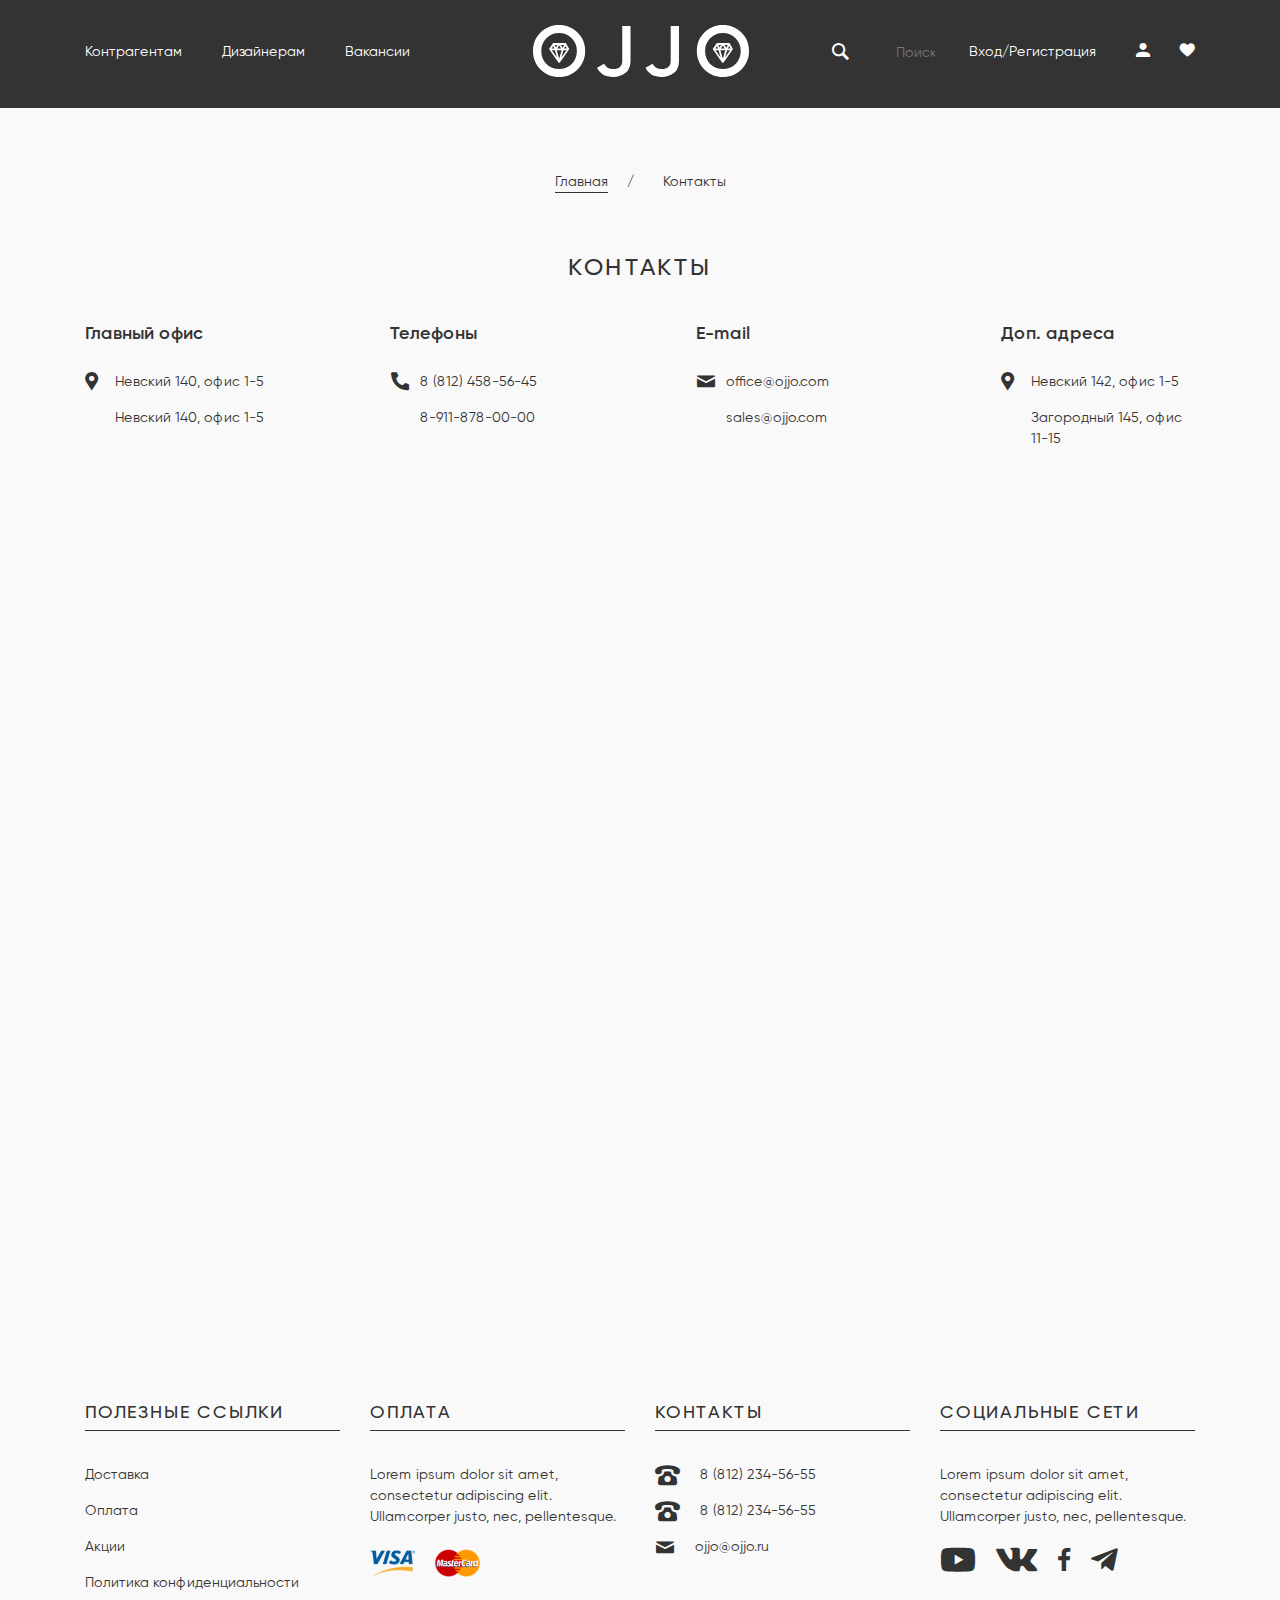
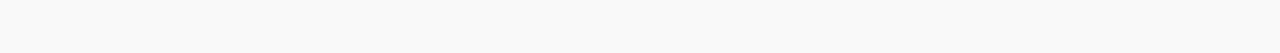
<file: contacts.html>
<!DOCTYPE html>
<html lang="ru">

<head>
	<title>Контакты</title>
	<meta charset="UTF-8">
	<meta name="format-detection" content="telephone=no">
	<!-- <style>body{opacity: 0;}</style> -->
	<link rel="stylesheet" href="css/style.min.css?_v=20220606092346">
	<link rel="shortcut icon" href="favicon.ico">
	<!-- <meta name="robots" content="noindex, nofollow"> -->
	<meta name="viewport" content="width=device-width, initial-scale=1.0">
	<style>
		header,
		.header__search-area {
			background-color: #333;
		}
	</style>
</head>

<body>
	<div class="wrapper">
		<header class="header">
			<div class="header__container">
				<div class="header__menu menu">
					<nav class="menu__body">
						<ul class="menu__list">
							<li class="menu__item"><a href="contacts.html" class="menu__link">Контрагентам</a></li>
							<li class="menu__item"><a href="contacts.html" class="menu__link">Дизайнерам</a></li>
							<li class="menu__item"><a href="contacts.html" class="menu__link">Вакансии</a></li>
						</ul>
						<div class="menu__register"></div>
					</nav>
				</div>
				<div class="header__logo">
					<a href="index.html" class="header__link-logo"><img src="img/logo.svg" alt="logo"></a>
				</div>
				<form class="header__search">
					<button type="submit" class="header__search-button _icon-search"></button>
					<input class="header__search-area" type="search" autocomplete="off" placeholder="Поиск">
				</form>
				<div data-da=".menu__register, 540" class="header__register">
					<a href="#" class="header__link-register">Вход/Регистрация</a>
					<div class="header__register-icons">
						<a href="#" class="header__user"></a>
						<a href="#" class="header__like"></a>
					</div>
				</div>
				<div data-da=".menu__body, 991.98" class="header__social">
					<ul class="header__social-list">
						<li class="header__social-item"><a href="#" class="item__social-link _icon-youtube"></a></li>
						<li class="header__social-item"><a href="#" class="item__social-link _icon-vk"></a></li>
						<li class="header__social-item"><a href="#" class="item__social-link _icon-facebook"></a></li>
						<li class="header__social-item"><a href="#" class="item__social-link _icon-telegram"></a></li>
					</ul>
				</div>
				<button type="button" class="menu__icon icon-menu"><span></span></button>
			</div>
		</header>
		<main class="contacts">
			<div class="contacts__container">
				<nav class="contacts__navigation navigation-product">
					<a href="home.html" class="navigation-product__link">Главная</a>
					<h2 class="navigation-product__title">Контакты</h2>
				</nav>
				<h2 class="contacts__title">Контакты</h2>
				<div class="contacts__items">
					<div class="contacts__item item-contacts">
						<h3 class="item-contacts__title">Главный офис</h3>
						<ul class="item-contacts__list">
							<li class="item-contacts__list-element _icon-contacts-point">Невский 140, офис 1-5</li>
							<li class="item-contacts__list-element">Невский 140, офис 1-5</li>
						</ul>
					</div>
					<div class="contacts__item item-contacts">
						<h3 class="item-contacts__title">Телефоны</h3>
						<ul class="item-contacts__list">
							<li class="item-contacts__list-element _icon-contacts-phone"><a href="tel:88124585645" class="item-contacts__link">8 (812) 458-56-45</a> </li>
							<li class="item-contacts__list-element"><a href="tel:89118780000" class="item-contacts__link">8-911-878-00-00</a> </li>
						</ul>
					</div>
					<div class="contacts__item item-contacts">
						<h3 class="item-contacts__title">E-mail</h3>
						<ul class="item-contacts__list">
							<li class="item-contacts__list-element _icon-email"><a href="mailto:office@ojjo.com" class="item-contacts__link">office@ojjo.com</a> </li>
							<li class="item-contacts__list-element"><a href="mailto:sales@ojjo.com" class="item-contacts__link">sales@ojjo.com</a> </li>
						</ul>
					</div>
					<div class="contacts__item item-contacts">
						<h3 class="item-contacts__title">Доп. адреса</h3>
						<ul class="item-contacts__list">
							<li class="item-contacts__list-element _icon-contacts-point">Невский 142, офис 1-5</li>
							<li class="item-contacts__list-element">Загородный 145, офис 11-15</li>
						</ul>
					</div>
				</div>
				<div class="contacts__map">
					<iframe src="https://www.google.com/maps/embed?pb=!1m18!1m12!1m3!1d1999.125650839369!2d30.367062416185284!3d59.93005716975279!2m3!1f0!2f0!3f0!3m2!1i1024!2i768!4f13.1!3m3!1m2!1s0x469631bb92b2b7f5%3A0x233c2d5f3690888f!2z0J3QtdCy0YHQutC40Lkg0L_RgC4sIDE0MCwgMSA1LCDQodCw0L3QutGCLdCf0LXRgtC10YDQsdGD0YDQsywgMTkxMDM2!5e0!3m2!1sru!2sru!4v1654264446354!5m2!1sru!2sru" style="border:0;" allowfullscreen="" loading="lazy" referrerpolicy="no-referrer-when-downgrade"></iframe>
				</div>
			</div>
		</main>
		<footer class="footer">
			<div class="footer__container">
				<div class="footer__items">
					<div class="footer__item item">
						<h2 class="item__title">Полезные ссылки</h2>
						<ul class="item__list">
							<li class="item__li"><a href="#" class="item__link">Доставка</a></li>
							<li class="item__li"><a href="#" class="item__link">Оплата </a></li>
							<li class="item__li"><a href="#" class="item__link">Акции</a></li>
							<li class="item__li"><a href="#" class="item__link">Политика конфиденциальности</a></li>
						</ul>
					</div>
					<div class="footer__item item">
						<h2 class="item__title">оплата</h2>
						<div class="item__text">Lorem ipsum dolor sit amet, consectetur adipiscing elit. Ullamcorper justo, nec,
							pellentesque.</div>
						<div class="item__pay">
							<div class="item__visa">
								<img src="img/visa.svg" alt="visa">
							</div>
							<div class="item__master-card"><img src="img/mastercard.svg" alt="mastercard"></div>
						</div>
					</div>
					<div class="footer__item item">
						<h2 class="item__title">Контакты</h2>
						<ul class="item__list">
							<li class="item__li _icon-phon"><a href="tel:88122345655" class="item__link">8 (812) 234-56-55</a></li>
							<li class="item__li _icon-phon"><a href="tel:88122345655" class="item__link">8 (812) 234-56-55 </a></li>
							<li class="item__li _icon-email"><a href="mailto:ojjo@ojjo.ru" class="item__link">ojjo@ojjo.ru</a></li>
						</ul>
					</div>
					<div class="footer__item item">
						<h2 class="item__title">социальные сети</h2>
						<div class="item__text">Lorem ipsum dolor sit amet, consectetur adipiscing elit. Ullamcorper justo, nec,
							pellentesque.</div>
						<div class="item__social">
							<ul class="item__social-list">
								<li class="item__social-item"><a href="#" class="item__social-link _icon-youtube"></a></li>
								<li class="item__social-item"><a href="#" class="item__social-link _icon-vk"></a></li>
								<li class="item__social-item"><a href="#" class="item__social-link _icon-facebook"></a></li>
								<li class="item__social-item"><a href="#" class="item__social-link _icon-telegram"></a></li>
							</ul>
						</div>
					</div>
				</div>
			</div>
		</footer>
	</div>
	<!-- <div id="popup" aria-hidden="true" class="popup">
	<div class="popup__wrapper">
		<div class="popup__content">
			<button data-close type="button" class="popup__close">Закрыть</button>
			<div class="popup__text">
				Text
			</div>
		</div>
	</div>
</div> -->
	<script src="js/app.min.js?_v=20220606092346"></script>
</body>

</html>
</file>
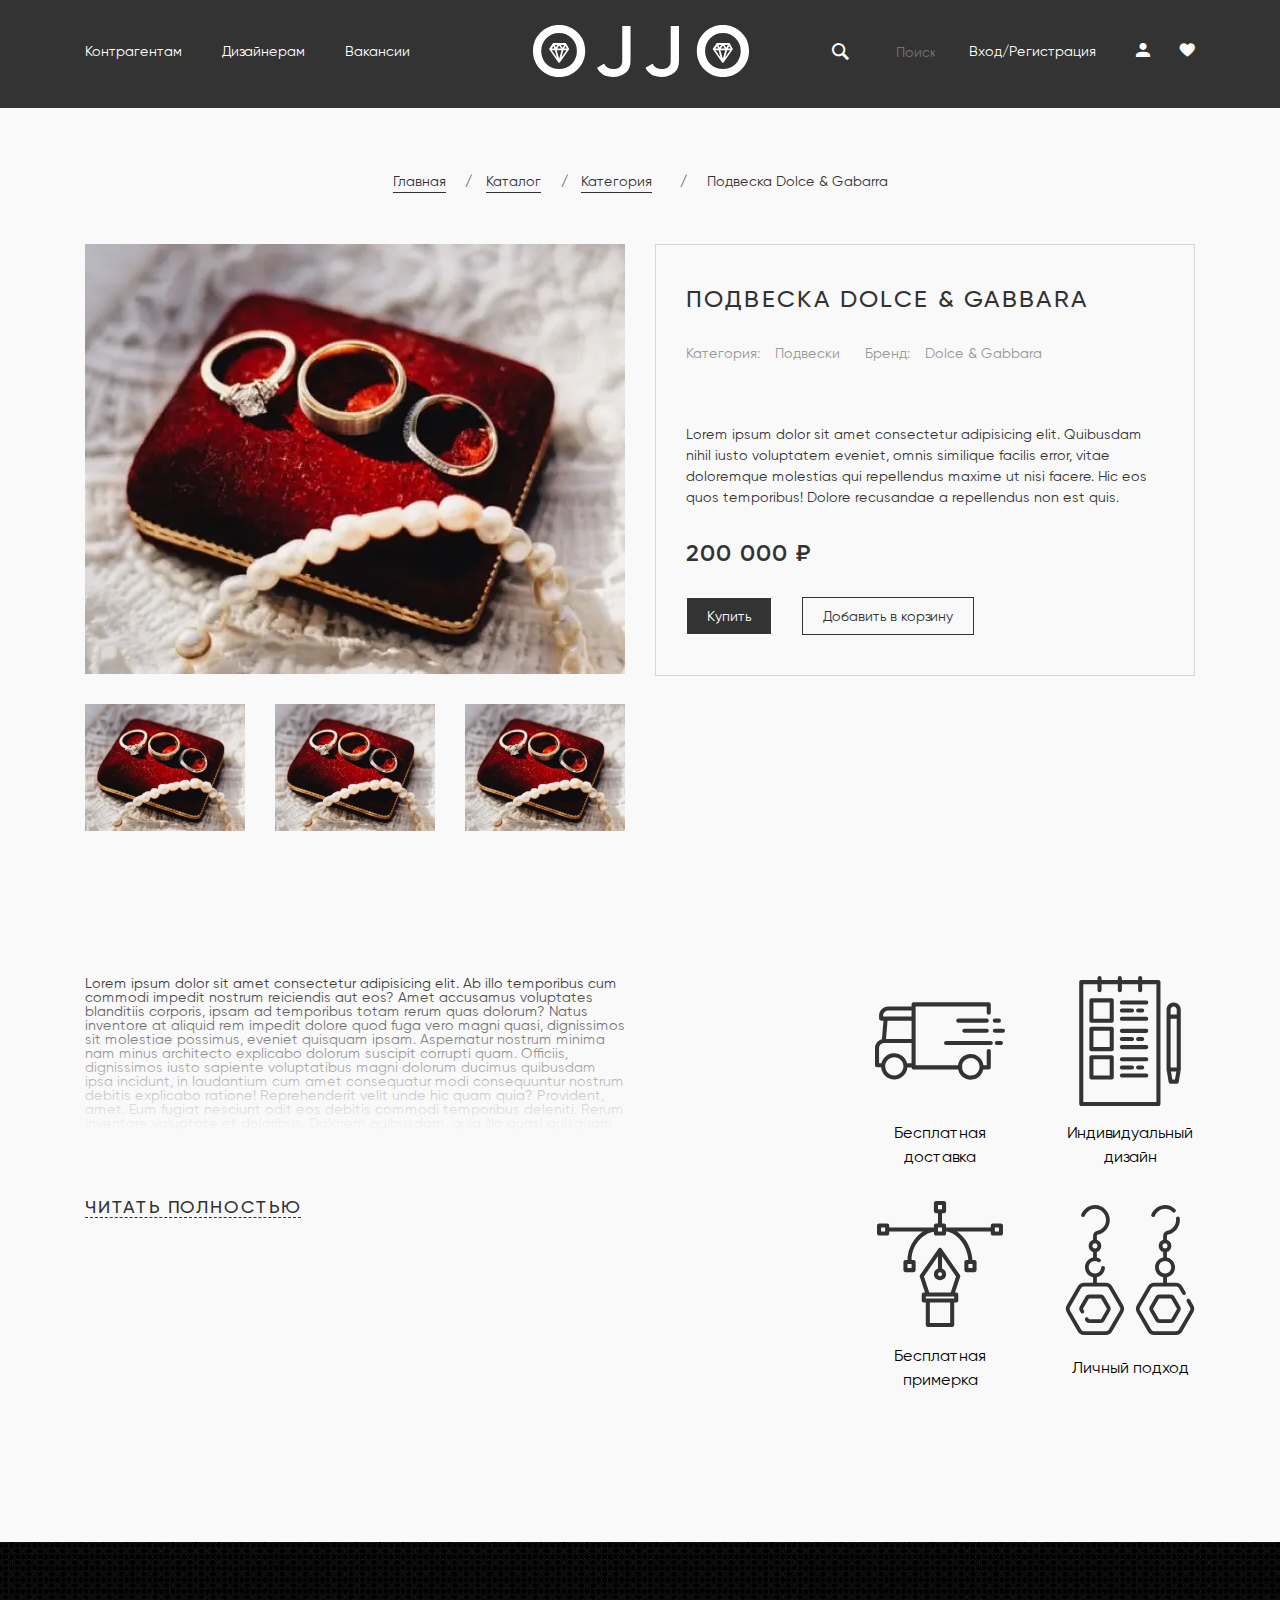
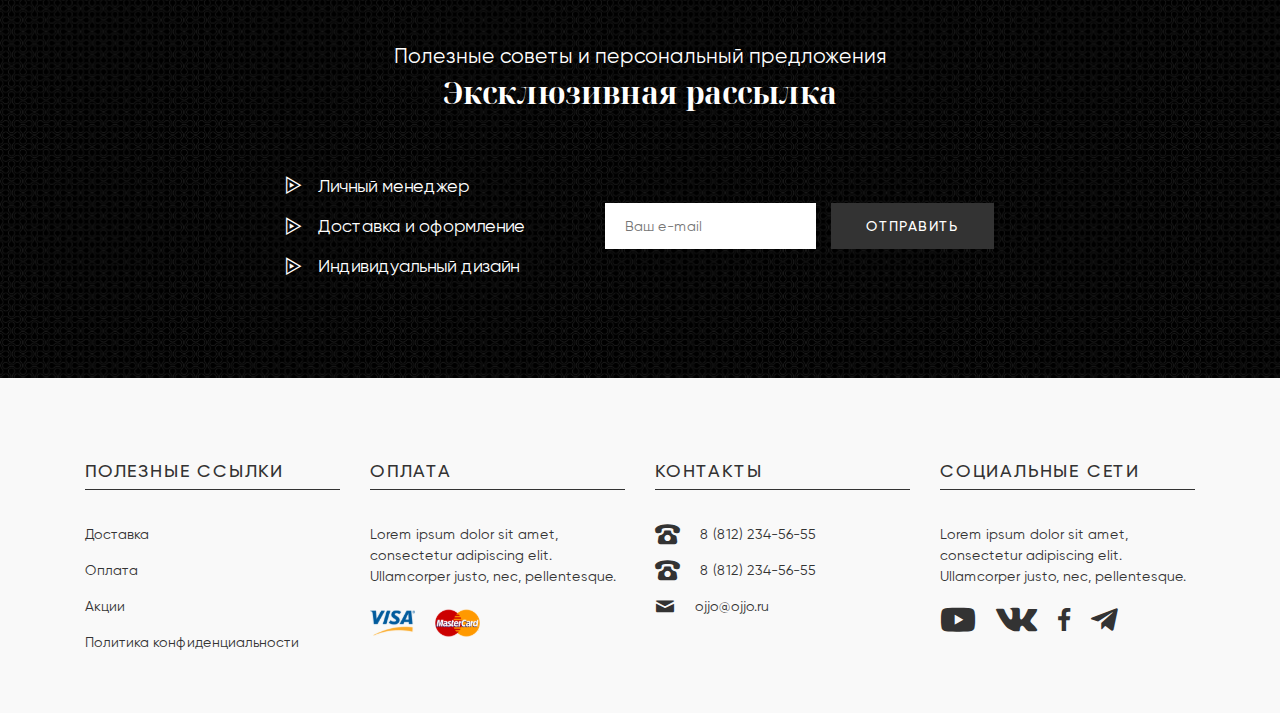
<file: product.html>
<!DOCTYPE html>
<html lang="ru">

<head>
	<title>Карточка товара</title>
	<meta charset="UTF-8">
	<meta name="format-detection" content="telephone=no">
	<!-- <style>body{opacity: 0;}</style> -->
	<link rel="stylesheet" href="css/style.min.css?_v=20220606092346">
	<link rel="shortcut icon" href="favicon.ico">
	<!-- <meta name="robots" content="noindex, nofollow"> -->
	<meta name="viewport" content="width=device-width, initial-scale=1.0">
	<style>
		header,
		.header__search-area {
			background-color: #333;
		}
	</style>
</head>

<body>
	<div class="wrapper">
		<header class="header">
			<div class="header__container">
				<div class="header__menu menu">
					<nav class="menu__body">
						<ul class="menu__list">
							<li class="menu__item"><a href="contacts.html" class="menu__link">Контрагентам</a></li>
							<li class="menu__item"><a href="contacts.html" class="menu__link">Дизайнерам</a></li>
							<li class="menu__item"><a href="contacts.html" class="menu__link">Вакансии</a></li>
						</ul>
						<div class="menu__register"></div>
					</nav>
				</div>
				<div class="header__logo">
					<a href="index.html" class="header__link-logo"><img src="img/logo.svg" alt="logo"></a>
				</div>
				<form class="header__search">
					<button type="submit" class="header__search-button _icon-search"></button>
					<input class="header__search-area" type="search" autocomplete="off" placeholder="Поиск">
				</form>
				<div data-da=".menu__register, 540" class="header__register">
					<a href="#" class="header__link-register">Вход/Регистрация</a>
					<div class="header__register-icons">
						<a href="#" class="header__user"></a>
						<a href="#" class="header__like"></a>
					</div>
				</div>
				<div data-da=".menu__body, 991.98" class="header__social">
					<ul class="header__social-list">
						<li class="header__social-item"><a href="#" class="item__social-link _icon-youtube"></a></li>
						<li class="header__social-item"><a href="#" class="item__social-link _icon-vk"></a></li>
						<li class="header__social-item"><a href="#" class="item__social-link _icon-facebook"></a></li>
						<li class="header__social-item"><a href="#" class="item__social-link _icon-telegram"></a></li>
					</ul>
				</div>
				<button type="button" class="menu__icon icon-menu"><span></span></button>
			</div>
		</header>
		<main class="product">
			<div class="product__container">
				<nav class="product__navigation navigation-product">
					<a href="home.html" class="navigation-product__link">Главная</a>
					<a href="catalog.html" class="navigation-product__link">Каталог</a>
					<a href="#" class="navigation-product__link">Категория</a>
					<h2 class="navigation-product__title">Подвеска Dolce & Gabarra</h2>
				</nav>
				<div class="product__items">
					<div data-gallery class="product__galerry galerry">
						<a class="galerry__image-ibg" href="img/product/01.jpg"><picture><source data-srcset="img/product/01.webp" srcset="[data-uri]" type="image/webp"><img src="[data-uri]"  data-src="img/product/01.jpg" alt="photo"></picture></a>
						<a class="galerry__image-ibg_none" href="img/product/02.jpg"><picture><source data-srcset="img/product/02.webp" srcset="[data-uri]" type="image/webp"><img src="[data-uri]"  data-src="img/product/02.jpg" alt="photo"></picture></a>
						<a class="galerry__image-ibg_none" href="img/product/03.jpg"><picture><source data-srcset="img/product/03.webp" srcset="[data-uri]" type="image/webp"><img src="[data-uri]"  data-src="img/product/03.jpg" alt="photo"></picture></a>
						<a class="galerry__image-ibg_none" href="img/product/04.jpg"><picture><source data-srcset="img/product/04.webp" srcset="[data-uri]" type="image/webp"><img src="[data-uri]"  data-src="img/product/04.jpg" alt="photo"></picture></a>
						<div class="galerry__subimage">
							<a class="galerry__image-ibg" href="img/product/02.jpg"><picture><source data-srcset="img/product/02.webp" srcset="[data-uri]" type="image/webp"><img src="[data-uri]"  data-src="img/product/02.jpg" alt="photo"></picture></a>
							<a class="galerry__image-ibg" href="img/product/03.jpg"><picture><source data-srcset="img/product/03.webp" srcset="[data-uri]" type="image/webp"><img src="[data-uri]"  data-src="img/product/03.jpg" alt="photo"></picture></a>
							<a class="galerry__image-ibg" href="img/product/04.jpg"><picture><source data-srcset="img/product/04.webp" srcset="[data-uri]" type="image/webp"><img src="[data-uri]"  data-src="img/product/04.jpg" alt="photo"></picture></a>
						</div>
					</div>
					<div data-showmore class="product__text">
						<h2 class="product__title">Подвеска Dolce & Gabbara</h2>
						<div class="product__filter">
							<h3 class="product__subtitle-category"><span>Категория:</span>Подвески</h3>
							<h3 class="brend__subtitle-brend"><span>Бренд:</span>Dolce & Gabbara</h3>
						</div>
						<p data-showmore-content class="product__description">Lorem ipsum dolor sit amet consectetur
							adipisicing elit. Quibusdam nihil iusto voluptatem eveniet, omnis similique facilis error, vitae
							doloremque molestias qui repellendus maxime ut nisi facere. Hic eos quos temporibus!
							Dolore recusandae a repellendus non est quis.
						</p>
						<button hidden data-showmore-button type="button" class="product__more"><span>Показать
								еще</span><span>Скыть</span></button>
						<div class="product__price">200 000 ₽ </div>
						<div class="product__button">
							<button type="submit" class="product__buy">Купить</button>
							<button type="submit" class="product__addbox">Добавить в корзину</button>
						</div>

					</div>
				</div>
			</div>
			<section class="product__info info">
				<div class="info__container">
					<div data-showmore="size" class="info__text">
						<div data-showmore-content="190" class="info__content">Lorem ipsum dolor sit amet consectetur
							adipisicing elit. Ab illo temporibus cum commodi impedit nostrum reiciendis aut eos? Amet
							accusamus voluptates blanditiis corporis, ipsam ad temporibus totam rerum quas dolorum?
							Natus inventore at aliquid rem impedit dolore quod fuga vero magni quasi, dignissimos sit
							molestiae possimus, eveniet quisquam ipsam. Aspernatur nostrum minima nam minus architecto
							explicabo dolorum suscipit corrupti quam.
							Officiis, dignissimos iusto sapiente voluptatibus magni dolorum ducimus quibusdam ipsa incidunt,
							in laudantium cum amet consequatur modi consequuntur nostrum debitis explicabo ratione!
							Reprehenderit velit unde hic quam quia? Provident, amet.
							Eum fugiat nesciunt odit eos debitis commodi temporibus deleniti. Rerum inventore voluptate et
							doloribus. Dolorem quibusdam, quia illo quasi quisquam officiis porro cum excepturi atque qui
							eius repellat! Id, libero?
							Pariatur itaque, eveniet rerum, quis autem tempora totam vel provident eius tempore nisi
							recusandae amet, dicta fugiat. Laboriosam, veritatis cum ullam assumenda molestias neque quaerat
							molestiae vero, modi consequatur nesciunt.
							Temporibus iusto quae esse enim quis perferendis alias suscipit nostrum dolor accusantium
							placeat asperiores repudiandae pariatur quasi hic aut, eius dolore vel, fuga sunt eaque
							voluptatibus cupiditate officiis amet. Ad.
							Maxime error incidunt est facere enim reiciendis mollitia blanditiis quo consequuntur deserunt.
							Ullam, in! A autem corrupti sit, exercitationem soluta pariatur dolorem modi provident, ab
							incidunt, dolores enim. Magni, quos!
							Architecto numquam ipsa, recusandae voluptate iste deserunt odio commodi exercitationem cum esse
							vel neque ullam quisquam voluptatibus velit et culpa necessitatibus inventore enim quo amet
							magnam eveniet aperiam quae! Ut!
							Adipisci sint hic rerum dolores optio? Incidunt voluptatibus voluptate inventore modi sint
							reprehenderit, deleniti numquam totam labore? Itaque quasi veniam deserunt, magnam sit debitis,
							temporibus incidunt, nesciunt ut aliquid repellat.
							Cupiditate error quasi accusantium esse, veniam officiis, nesciunt ipsa dolor obcaecati expedita
							natus iusto harum numquam architecto, commodi iste veritatis praesentium culpa id suscipit rem?
							Architecto eum ut laudantium. Unde? Lorem ipsum, dolor sit amet consectetur adipisicing
							elit. Aut, nihil dignissimos et nobis enim nesciunt voluptate autem, alias voluptatibus odit
							animi
							vero consequatur rerum ducimus dolore qui quasi. Reiciendis, odio?
							Obcaecati impedit vel quibusdam autem accusamus amet tempora fugiat, aut nemo ex voluptate
							dolorum,
							illum quo animi numquam? Voluptatum iure amet itaque quis facere quas voluptates cum adipisci
							aliquam veritatis?
							Vero voluptatem odio unde ut tempore facilis, aperiam minus dolorum laboriosam ducimus quisquam
							veritatis aliquid veniam minima ex exercitationem repellendus facere cumque, illum ea. At,
							ratione?
							Maiores aut quaerat praesentium!
							Nobis doloremque consequatur excepturi odio error, fugiat, sapiente neque debitis quo fugit ea
							obcaecati ipsam cumque nemo! Corporis nostrum ut cumque facere fugiat libero temporibus
							molestiae
							voluptas, ipsa unde. Est!
							Fuga voluptatem reiciendis nobis minus. Repellat natus voluptates incidunt a possimus ut alias
							dolore quam accusantium odit, aspernatur atque perferendis temporibus. Expedita similique
							deserunt
							nulla nobis excepturi quam deleniti iste?
							Ex porro ullam maiores quibusdam, harum nulla dolor laudantium sit cum vel eum sunt? Quos sint
							maiores debitis facere consequuntur, earum at quidem, eligendi laudantium assumenda rerum, omnis
							dolorum sunt?
							Blanditiis non ipsum vero, veniam deleniti odit. Dolorum eius hic provident cumque, harum
							commodi
							dicta nam molestias fugit molestiae labore, libero consequatur! Molestias, dolorem adipisci?
							Officia eveniet obcaecati distinctio earum.
							Voluptatibus aspernatur doloribus nihil debitis dicta, suscipit dolorem culpa soluta numquam eos
							qui dignissimos rem inventore dolores, accusamus aperiam voluptas temporibus molestias
							reiciendis
							laborum enim quasi sed? Officiis, dicta quae!
							Ab rerum expedita voluptatibus atque tempora animi id optio possimus similique officia, minus
							aspernatur est aliquam libero qui, cum pariatur? Provident expedita, eligendi nobis praesentium
							sequi iste quaerat tenetur odio.
							Ipsum tempora vitae minima delectus temporibus corrupti reprehenderit id, quia ut architecto
							fugiat
							dolorum velit ad at odio! Accusamus ducimus laboriosam nostrum facere quis itaque sequi enim
							ipsa
							repellendus obcaecati.</div>
						<button hidden data-showmore-button type="button" class="info__more"><span>Читать
								полностью</span><span>Скыть</span></button>
					</div>
					<div class="info__benefits benefits">
						<div class="benefits__items">
							<div class="benefits__item">
								<div class="benefits__image-ibg_contain"><img data-src="img/catalog-main/icons/auto.svg" alt="icon">
								</div>
								<h3 class="benefits__title">Бесплатная доставка</h3>
							</div>
							<div class="benefits__item">
								<div class="benefits__image-ibg_contain"><img data-src="img/catalog-main/icons/book.svg" alt="icon">
								</div>
								<h3 class="benefits__title">Индивидуальный дизайн</h3>
							</div>
							<div class="benefits__item">
								<div class="benefits__image-ibg_contain"><img data-src="img/catalog-main/icons/size.svg" alt="icon">
								</div>
								<h3 class="benefits__title">Бесплатная примерка</h3>
							</div>
							<div class="benefits__item">
								<div class="benefits__image-ibg_contain"><img data-src="img/catalog-main/icons/awey.svg" alt="icon">
								</div>
								<h3 class="benefits__title">Личный подход</h3>
							</div>
						</div>
					</div>
				</div>
			</section>
			<section class="send">
				<div class="send__container">
					<div class="send__text text">
						<a class="text__subtitle" href="#">Полезные советы и персональный предложения</a>
						<h2 class="text__title">Эксклюзивная рассылка</h2>
					</div>
					<div class="send__items">
						<ul class="send__list">
							<li class="send__item _icon-send">Личный менеджер</li>
							<li class="send__item _icon-send">Доставка и оформление</li>
							<li class="send__item _icon-send">Индивидуальный дизайн</li>
						</ul>
						<form class="send__form" action="#">
							<input autocomplete="off" type="email" name="form[]" data-error="Ошибка" placeholder="Ваш e-mail" class="input">
							<button type="submit" class="button">Отправить</button>
						</form>
					</div>
				</div>
			</section>
		</main>
	</div>
	<footer class="footer">
		<div class="footer__container">
			<div class="footer__items">
				<div class="footer__item item">
					<h2 class="item__title">Полезные ссылки</h2>
					<ul class="item__list">
						<li class="item__li"><a href="#" class="item__link">Доставка</a></li>
						<li class="item__li"><a href="#" class="item__link">Оплата </a></li>
						<li class="item__li"><a href="#" class="item__link">Акции</a></li>
						<li class="item__li"><a href="#" class="item__link">Политика конфиденциальности</a></li>
					</ul>
				</div>
				<div class="footer__item item">
					<h2 class="item__title">оплата</h2>
					<div class="item__text">Lorem ipsum dolor sit amet, consectetur adipiscing elit. Ullamcorper justo, nec,
						pellentesque.</div>
					<div class="item__pay">
						<div class="item__visa">
							<img src="img/visa.svg" alt="visa">
						</div>
						<div class="item__master-card"><img src="img/mastercard.svg" alt="mastercard"></div>
					</div>
				</div>
				<div class="footer__item item">
					<h2 class="item__title">Контакты</h2>
					<ul class="item__list">
						<li class="item__li _icon-phon"><a href="tel:88122345655" class="item__link">8 (812) 234-56-55</a></li>
						<li class="item__li _icon-phon"><a href="tel:88122345655" class="item__link">8 (812) 234-56-55 </a></li>
						<li class="item__li _icon-email"><a href="mailto:ojjo@ojjo.ru" class="item__link">ojjo@ojjo.ru</a></li>
					</ul>
				</div>
				<div class="footer__item item">
					<h2 class="item__title">социальные сети</h2>
					<div class="item__text">Lorem ipsum dolor sit amet, consectetur adipiscing elit. Ullamcorper justo, nec,
						pellentesque.</div>
					<div class="item__social">
						<ul class="item__social-list">
							<li class="item__social-item"><a href="#" class="item__social-link _icon-youtube"></a></li>
							<li class="item__social-item"><a href="#" class="item__social-link _icon-vk"></a></li>
							<li class="item__social-item"><a href="#" class="item__social-link _icon-facebook"></a></li>
							<li class="item__social-item"><a href="#" class="item__social-link _icon-telegram"></a></li>
						</ul>
					</div>
				</div>
			</div>
		</div>
	</footer>
	</div>
	<!-- <div id="popup" aria-hidden="true" class="popup">
	<div class="popup__wrapper">
		<div class="popup__content">
			<button data-close type="button" class="popup__close">Закрыть</button>
			<div class="popup__text">
				Text
			</div>
		</div>
	</div>
</div> -->
	<script src="js/app.min.js?_v=20220606092346"></script>
</body>

</html>
</file>
<file: css/style.min.css>
@charset "UTF-8";@font-face{font-family:Gilroy;font-display:swap;src:url(../fonts/Gilroy-Medium.woff2) format("woff2"),url(../fonts/Gilroy-Medium.woff) format("woff");font-weight:500;font-style:normal}@font-face{font-family:Gilroy;font-display:swap;src:url(../fonts/Gilroy-Regular.woff2) format("woff2"),url(../fonts/Gilroy-Regular.woff) format("woff");font-weight:400;font-style:normal}@font-face{font-family:icons;font-display:swap;src:url(../fonts/icons.woff2) format("woff2"),url(../fonts/icons.woff) format("woff");font-weight:400;font-style:normal}@font-face{font-family:Gilroy;font-display:swap;src:url(../fonts/Gilroy-Semibold.woff2) format("woff2"),url(../fonts/Gilroy-Semibold.woff) format("woff");font-weight:600;font-style:normal}@font-face{font-family:NotoSerif;font-display:swap;src:url(../fonts/NotoSerif-Bold.woff2) format("woff2"),url(../fonts/NotoSerif-Bold.woff) format("woff");font-weight:700;font-style:normal}.header__like::before,.header__user::before,.select__body::before,[class*=_icon-]:before{font-family:icons;font-style:normal;font-weight:400;font-variant:normal;text-transform:none;line-height:1;-webkit-font-smoothing:antialiased;-moz-osx-font-smoothing:grayscale}[class*=_icon-]:before{display:block}._icon-contacts-phone:before{content:"\e90b"}._icon-contacts-point:before{content:"\e90c"}._icon-arrow:before,.select__body:before{content:"\e90a"}._icon-send:before{content:"\e900"}._icon-user:before{content:"\e900"}._icon-like:before{content:"\e901"}._icon-search:before{content:"\e902"}._icon-phon:before{content:"\e903"}._icon-email:before{content:"\e904"}._icon-vk:before{content:"\e905"}._icon-youtube:before{content:"\e906"}._icon-facebook:before{content:"\e907"}._icon-telegram:before{content:"\e908"}*{padding:0;margin:0;border:0}*,:after,:before{-webkit-box-sizing:border-box;box-sizing:border-box}body,html{height:100%;min-width:320px}body{color:#333;line-height:1;font-family:Gilroy,sans-serif;font-size:.875rem;-ms-text-size-adjust:100%;-moz-text-size-adjust:100%;-webkit-text-size-adjust:100%;-webkit-font-smoothing:antialiased;-moz-osx-font-smoothing:grayscale}button,input,textarea{font-family:Gilroy,sans-serif;font-size:inherit}button{cursor:pointer;color:inherit;background-color:inherit}a{color:inherit}a:link,a:visited{text-decoration:none}a:hover{text-decoration:none}ul li{list-style:none}img{vertical-align:top}h1,h2,h3,h4,h5,h6{font-weight:inherit;font-size:inherit}body{background-color:#f9f9f9;opacity:0}.lock body{overflow:hidden;-ms-touch-action:none;touch-action:none}.loaded body{opacity:1}.wrapper{min-height:100%;display:-webkit-box;display:-ms-flexbox;display:flex;-webkit-box-orient:vertical;-webkit-box-direction:normal;-ms-flex-direction:column;flex-direction:column;overflow:hidden}.wrapper>main{-webkit-box-flex:1;-ms-flex:1 1 auto;flex:1 1 auto}.wrapper>*{min-width:0}[class*=__container]{max-width:69.375rem;-webkit-box-sizing:content-box;box-sizing:content-box;margin:0 auto;padding:0 .9375rem}.select{position:relative;min-width:10rem}.select__body{position:relative}.select__body::before{position:absolute;right:.3125rem;top:50%;-webkit-transform:translate(0,-50%);-ms-transform:translate(0,-50%);transform:translate(0,-50%);color:#333;font-size:.5rem;-webkit-transition:all .1s linear;-o-transition:all .1s linear;transition:all .1s linear;-webkit-box-align:center;-ms-flex-align:center;align-items:center}._select-open .select__body::before{-webkit-transform-origin:center top;-ms-transform-origin:center top;transform-origin:center top;-webkit-transform:rotate(180deg);-ms-transform:rotate(180deg);transform:rotate(180deg);-webkit-transition:all .1s linear;-o-transition:all .1s linear;transition:all .1s linear}.select__title{color:inherit;text-align:left;border:1px solid #d9d9d9;background-color:#fff;cursor:pointer;width:100%;border-radius:4px}.select__value{display:-webkit-box;display:-ms-flexbox;display:flex;-webkit-box-align:center;-ms-flex-align:center;align-items:center;height:1.875rem;padding:0 .9375rem;gap:.625rem}.select__value>*{-webkit-box-flex:1;-ms-flex:1 1 auto;flex:1 1 auto}.select__value:after{content:"";-ms-flex-item-align:stretch;-ms-grid-row-align:stretch;align-self:stretch;-webkit-box-flex:0;-ms-flex:0 0 10px;flex:0 0 10px;-webkit-transition:all .3s ease 0s;-o-transition:all .3s ease 0s;transition:all .3s ease 0s;display:-webkit-box;display:-ms-flexbox;display:flex;-webkit-box-pack:center;-ms-flex-pack:center;justify-content:center;-webkit-box-align:center;-ms-flex-align:center;align-items:center}._select-open .select__value:after{-webkit-transform:rotate(-180deg);-ms-transform:rotate(-180deg);transform:rotate(-180deg)}.select__value._select-pseudo-label::before{content:attr(data-pseudo-label);opacity:.5}.select__text{-webkit-box-flex:1;-ms-flex:1 1 auto;flex:1 1 auto}.select__input{width:100%;background-color:transparent;height:100%}.select__options{color:#000;position:absolute;top:29px;border-radius:0 0 4px 4px;min-width:100%;left:0;background-color:#fff;border-top:0;border:1px solid #d9d9d9;border-top:0;padding:10px 0 5px 0}.select__scroll{overflow-y:auto;overflow-x:hidden;max-height:200px}.select__option{width:100%;text-align:left;cursor:pointer;padding:5px 15px;color:inherit}.select__option._select-selected{background-color:#eee}.select__row{display:-webkit-inline-box;display:-ms-inline-flexbox;display:inline-flex;-webkit-box-align:center;-ms-flex-align:center;align-items:center}.select._select-open{z-index:5}._select-tag{cursor:pointer}[data-showmore-button] span:last-child{display:none}._showmore-active [data-showmore-button] span{display:none}._showmore-active [data-showmore-button] span:last-child{display:block}[class*=-ibg]{position:relative}[class*=-ibg] img{position:absolute;width:100%;height:100%;top:0;left:0;-o-object-fit:cover;object-fit:cover}[class*=-ibg_contain] img{-o-object-fit:contain;object-fit:contain}.rich__title,.text__title{font-family:NotoSerif}.icon-menu{display:none}.header{position:absolute;width:100%;top:0;left:0;color:#fff;z-index:50}@supports (padding-bottom:clamp(0.9375rem ,0.5472560976rem + 1.9512195122vw ,1.9375rem)){.header{padding-bottom:clamp(.9375rem ,.5472560976rem + 1.9512195122vw ,1.9375rem)}}@supports not (padding-bottom:clamp(0.9375rem ,0.5472560976rem + 1.9512195122vw ,1.9375rem)){.header{padding-bottom:calc(.9375rem + 1 * (100vw - 20rem)/ 51.25)}}.header__container{display:-webkit-box;display:-ms-flexbox;display:flex;-webkit-box-align:center;-ms-flex-align:center;align-items:center;gap:1.25rem}@supports (padding-top:clamp(0.625rem ,0.2591463415rem + 1.8292682927vw ,1.5625rem)){.header__container{padding-top:clamp(.625rem ,.2591463415rem + 1.8292682927vw ,1.5625rem)}}@supports not (padding-top:clamp(0.625rem ,0.2591463415rem + 1.8292682927vw ,1.5625rem)){.header__container{padding-top:calc(.625rem + .9375 * (100vw - 20rem)/ 51.25)}}.header__logo{margin:0 auto;z-index:2}.header__search-button{position:absolute;height:1.5rem;width:1.5rem;display:-webkit-box;display:-ms-flexbox;display:flex;top:3px;left:-40px;font-size:1.125rem;z-index:2;-ms-flex-item-align:center;-ms-grid-row-align:center;align-self:center}.header__search{display:-webkit-box;display:-ms-flexbox;display:flex;position:relative;width:4.875rem;height:1.5rem}.header__search-area{display:-webkit-box;display:-ms-flexbox;display:flex;max-width:4.875rem;background-color:#373738;color:#fff;line-height:150%;position:absolute;top:.1875rem;left:0;padding-left:1.5625rem}.header__search-area:focus{outline:1px solid #bf855f;max-width:7.5rem;left:-40px;-webkit-transition:left .2s ease;-o-transition:left .2s ease;transition:left .2s ease}.header__search-area:focus::-webkit-input-placeholder{opacity:0;-webkit-transition:all .3s ease;transition:all .3s ease}.header__search-area:focus::-moz-placeholder{opacity:0;-moz-transition:all .3s ease;transition:all .3s ease}.header__search-area:focus:-ms-input-placeholder{opacity:0;-ms-transition:all .3s ease;transition:all .3s ease}.header__search-area:focus::-ms-input-placeholder{opacity:0;-ms-transition:all .3s ease;transition:all .3s ease}.header__search-area:focus::placeholder{opacity:0;-webkit-transition:all .3s ease;-o-transition:all .3s ease;transition:all .3s ease}.header__register{line-height:150%;display:-webkit-box;display:-ms-flexbox;display:flex;z-index:2}.header__register-icons{z-index:2}.header__link-register{position:relative;max-width:27.875rem}@supports (margin-right:clamp(1.25rem ,0.762195122rem + 2.4390243902vw ,2.5rem)){.header__link-register{margin-right:clamp(1.25rem ,.762195122rem + 2.4390243902vw ,2.5rem)}}@supports not (margin-right:clamp(1.25rem ,0.762195122rem + 2.4390243902vw ,2.5rem)){.header__link-register{margin-right:calc(1.25rem + 1.25 * (100vw - 20rem)/ 51.25)}}.header__link-register:hover{color:#bf855f}@supports (margin-right:clamp(0.9375rem ,0.693597561rem + 1.2195121951vw ,1.5625rem)){.header__user{margin-right:clamp(.9375rem ,.693597561rem + 1.2195121951vw ,1.5625rem)}}@supports not (margin-right:clamp(0.9375rem ,0.693597561rem + 1.2195121951vw ,1.5625rem)){.header__user{margin-right:calc(.9375rem + .625 * (100vw - 20rem)/ 51.25)}}.header__user::before{content:"\e909"}.header__user:hover{color:#bf855f}.header__like::before{content:"\e901"}.header__like:hover{color:#bf855f}.header__social{padding-top:10.0625rem;display:none;color:#fff}.header__social-list{display:-webkit-box;display:-ms-flexbox;display:flex;gap:1.9375rem;z-index:2;color:#fff}.header__social-item{color:#fff;font-size:2.25rem}.menu__body{max-width:27.9375rem}.menu__list{display:-webkit-box;display:-ms-flexbox;display:flex;row-gap:.625rem;-ms-flex-wrap:wrap;flex-wrap:wrap;line-height:150%}@supports ((-moz-column-gap:clamp(1.5625rem ,1.1966463415rem + 1.8292682927vw ,2.5rem)) or (column-gap:clamp(1.5625rem ,1.1966463415rem + 1.8292682927vw ,2.5rem))){.menu__list{-webkit-column-gap:clamp(1.5625rem ,1.1966463415rem + 1.8292682927vw ,2.5rem);-moz-column-gap:clamp(1.5625rem ,1.1966463415rem + 1.8292682927vw ,2.5rem);column-gap:clamp(1.5625rem ,1.1966463415rem + 1.8292682927vw ,2.5rem)}}@supports not ((-moz-column-gap:clamp(1.5625rem ,1.1966463415rem + 1.8292682927vw ,2.5rem)) or (column-gap:clamp(1.5625rem ,1.1966463415rem + 1.8292682927vw ,2.5rem))){.menu__list{-webkit-column-gap:calc(1.5625rem + .9375 * (100vw - 20rem)/ 51.25);-moz-column-gap:calc(1.5625rem + .9375 * (100vw - 20rem)/ 51.25);column-gap:calc(1.5625rem + .9375 * (100vw - 20rem)/ 51.25)}}.menu__item{z-index:2}.menu__link:hover{color:#bf855f}@supports (padding-top:clamp(1.875rem ,0.6554878049rem + 6.0975609756vw ,5rem)){.footer__container{padding-top:clamp(1.875rem ,.6554878049rem + 6.0975609756vw ,5rem)}}@supports not (padding-top:clamp(1.875rem ,0.6554878049rem + 6.0975609756vw ,5rem)){.footer__container{padding-top:calc(1.875rem + 3.125 * (100vw - 20rem)/ 51.25)}}@supports (padding-bottom:clamp(1.25rem ,0.2743902439rem + 4.8780487805vw ,3.75rem)){.footer__container{padding-bottom:clamp(1.25rem ,.2743902439rem + 4.8780487805vw ,3.75rem)}}@supports not (padding-bottom:clamp(1.25rem ,0.2743902439rem + 4.8780487805vw ,3.75rem)){.footer__container{padding-bottom:calc(1.25rem + 2.5 * (100vw - 20rem)/ 51.25)}}.footer__items{display:-webkit-box;display:-ms-flexbox;display:flex;-webkit-box-pack:justify;-ms-flex-pack:justify;justify-content:space-between;gap:1.875rem;color:#333}.footer__item{max-width:265px;min-width:255px}.item__title{font-weight:500;font-size:18px;line-height:140%;letter-spacing:.1em;text-transform:uppercase;margin-bottom:2.5rem;position:relative}.item__title::before{content:"";position:absolute;left:0;bottom:-25%;width:255px;height:1px;background-color:#333}.item__list{line-height:150%}.item__li{-webkit-box-align:center;-ms-flex-align:center;align-items:center;display:-webkit-box;display:-ms-flexbox;display:flex;-webkit-column-gap:1.25rem;-moz-column-gap:1.25rem;column-gap:1.25rem}.item__li:not(:last-child){margin-bottom:.9375rem}.item__li::before{font-size:1.25rem}.item__link:hover{color:#bf855f}.item__text{line-height:150%;margin-bottom:1.3125rem}.item__pay{display:-webkit-box;display:-ms-flexbox;display:flex;gap:1.25rem}.item__visa img{width:2.8125rem;height:1.875rem}.item__master-card img{width:2.8125rem;height:1.875rem}.item__social-list{display:-webkit-box;display:-ms-flexbox;display:flex;gap:1.25rem}.item__social-item{font-size:1.5rem;z-index:2}.item__social-item:hover{color:#bf855f}.no-webp .rich{background:url(../img/bg-rich.jpg) center center/cover no-repeat}.rich{color:#fff;position:relative}@supports (padding-bottom:clamp(0.9375rem ,0.5716463415rem + 1.8292682927vw ,1.875rem)){.rich{padding-bottom:clamp(.9375rem ,.5716463415rem + 1.8292682927vw ,1.875rem)}}@supports not (padding-bottom:clamp(0.9375rem ,0.5716463415rem + 1.8292682927vw ,1.875rem)){.rich{padding-bottom:calc(.9375rem + .9375 * (100vw - 20rem)/ 51.25)}}.rich::before{content:"";position:absolute;left:0;width:100%;height:1px;background-color:#fff}@supports (bottom:clamp(5rem ,4.0243902439rem + 4.8780487805vw ,7.5rem)){.rich::before{bottom:clamp(5rem ,4.0243902439rem + 4.8780487805vw ,7.5rem)}}@supports not (bottom:clamp(5rem ,4.0243902439rem + 4.8780487805vw ,7.5rem)){.rich::before{bottom:calc(5rem + 2.5 * (100vw - 20rem)/ 51.25)}}.rich__container{text-align:center}.rich__title{margin-bottom:3.125rem;font-weight:700;font-size:36px}@supports (padding-top:clamp(15.625rem ,7.0884146341rem + 42.6829268293vw ,37.5rem)){.rich__title{padding-top:clamp(15.625rem ,7.0884146341rem + 42.6829268293vw ,37.5rem)}}@supports not (padding-top:clamp(15.625rem ,7.0884146341rem + 42.6829268293vw ,37.5rem)){.rich__title{padding-top:calc(15.625rem + 21.875 * (100vw - 20rem)/ 51.25)}}.rich__button{display:inline-block;padding:15px 35px;gap:10px;background:#333;border:1px solid #fff;text-transform:uppercase;font-weight:500;font-size:18px;line-height:21px;text-align:center;letter-spacing:.1em;-webkit-transition:all .3s ease;-o-transition:all .3s ease;transition:all .3s ease}@supports (margin-bottom:clamp(6.875rem ,7.6570121951rem + -1.0975609756vw ,7.4375rem)){.rich__button{margin-bottom:clamp(6.875rem ,7.6570121951rem + -1.0975609756vw ,7.4375rem)}}@supports not (margin-bottom:clamp(6.875rem ,7.6570121951rem + -1.0975609756vw ,7.4375rem)){.rich__button{margin-bottom:calc(7.4375rem + -.5625 * (100vw - 20rem)/ 51.25)}}.rich__button:hover{background:#bf855f;-webkit-box-shadow:1px 1px 1px 2px #333;box-shadow:1px 1px 1px 2px #333;color:#333;-webkit-transition:all .3s ease;-o-transition:all .3s ease;transition:all .3s ease}@supports (padding-top:clamp(0.3125rem ,-2.0045731707rem + 11.5853658537vw ,6.25rem)){.catalog{padding-top:clamp(.3125rem ,-2.0045731707rem + 11.5853658537vw ,6.25rem)}}@supports not (padding-top:clamp(0.3125rem ,-2.0045731707rem + 11.5853658537vw ,6.25rem)){.catalog{padding-top:calc(.3125rem + 5.9375 * (100vw - 20rem)/ 51.25)}}@supports (padding-bottom:clamp(1.25rem ,-1.1890243902rem + 12.1951219512vw ,7.5rem)){.catalog{padding-bottom:clamp(1.25rem ,-1.1890243902rem + 12.1951219512vw ,7.5rem)}}@supports not (padding-bottom:clamp(1.25rem ,-1.1890243902rem + 12.1951219512vw ,7.5rem)){.catalog{padding-bottom:calc(1.25rem + 6.25 * (100vw - 20rem)/ 51.25)}}.catalog__items{display:-ms-grid;display:grid;-ms-grid-columns:1fr 1fr 1fr;grid-template-columns:1fr 1fr 1fr;gap:1.875rem}@supports (margin-bottom:clamp(1.875rem ,1.1432926829rem + 3.6585365854vw ,3.75rem)){.catalog__text{margin-bottom:clamp(1.875rem ,1.1432926829rem + 3.6585365854vw ,3.75rem)}}@supports not (margin-bottom:clamp(1.875rem ,1.1432926829rem + 3.6585365854vw ,3.75rem)){.catalog__text{margin-bottom:calc(1.875rem + 1.875 * (100vw - 20rem)/ 51.25)}}.catalog__navigation{margin-bottom:3.4375rem}.text{text-align:center}.text__subtitle{font-size:21px;line-height:140%}@supports (font-size:clamp(1.125rem ,1.0518292683rem + 0.3658536585vw ,1.3125rem)){.text__subtitle{font-size:clamp(1.125rem ,1.0518292683rem + .3658536585vw ,1.3125rem)}}@supports not (font-size:clamp(1.125rem ,1.0518292683rem + 0.3658536585vw ,1.3125rem)){.text__subtitle{font-size:calc(1.125rem + .1875 * (100vw - 20rem)/ 51.25)}}.text__title{font-weight:700;line-height:41px}@supports (font-size:clamp(1.625rem ,1.5274390244rem + 0.487804878vw ,1.875rem)){.text__title{font-size:clamp(1.625rem ,1.5274390244rem + .487804878vw ,1.875rem)}}@supports not (font-size:clamp(1.625rem ,1.5274390244rem + 0.487804878vw ,1.875rem)){.text__title{font-size:calc(1.625rem + .25 * (100vw - 20rem)/ 51.25)}}.navigation__list{display:-webkit-box;display:-ms-flexbox;display:flex;gap:1.125rem;-ms-flex-wrap:wrap;flex-wrap:wrap;-webkit-box-pack:center;-ms-flex-pack:center;justify-content:center}.navigation__link{display:-webkit-box;display:-ms-flexbox;display:flex;font-weight:500;font-size:18px;line-height:21px;text-align:center;-webkit-box-pack:center;-ms-flex-pack:center;justify-content:center;letter-spacing:.1em;text-transform:uppercase;border:1px solid #d6d6d6;min-width:10.3125rem;max-width:10.3125rem;padding:20px 37px;position:relative;background-color:#f9f9f9;-webkit-transition:all .3s ease;-o-transition:all .3s ease;transition:all .3s ease}.navigation__link:hover{background-color:#333;color:#fff;-webkit-transition:all .3s ease;-o-transition:all .3s ease;transition:all .3s ease}.navigation__link:hover::before{display:none}.navigation__link::before{content:"";width:100%;height:100%;position:absolute;top:6px;left:6px;border:1px solid #d6d6d6;z-index:-1}.item{max-width:21.875rem}.item__image-ibg{position:relative;display:-webkit-box;display:-ms-flexbox;display:flex;padding-bottom:80%;-webkit-transition:all .3s ease;-o-transition:all .3s ease;transition:all .3s ease}.item__image-ibg:hover{-webkit-transform:scale(1.05);-ms-transform:scale(1.05);transform:scale(1.05);-webkit-transition:all .3s ease;-o-transition:all .3s ease;transition:all .3s ease;-webkit-box-shadow:3px 3px 5px rgba(51,51,51,.986);box-shadow:3px 3px 5px rgba(51,51,51,.986)}.item__text-catalog{position:absolute;bottom:15%;left:50%;-webkit-transform:translate(-50%);-ms-transform:translate(-50%);transform:translate(-50%);font-weight:500;font-size:24px;line-height:28px;letter-spacing:.1em;text-transform:uppercase;color:#fff}.location{background:url(../img/bg-location.svg) 0 0/cover no-repeat;color:#fff;text-align:center}@supports (padding-top:clamp(1.875rem ,0.1676829268rem + 8.5365853659vw ,6.25rem)){.location{padding-top:clamp(1.875rem ,.1676829268rem + 8.5365853659vw ,6.25rem)}}@supports not (padding-top:clamp(1.875rem ,0.1676829268rem + 8.5365853659vw ,6.25rem)){.location{padding-top:calc(1.875rem + 4.375 * (100vw - 20rem)/ 51.25)}}@supports (padding-bottom:clamp(1.875rem ,0.1676829268rem + 8.5365853659vw ,6.25rem)){.location{padding-bottom:clamp(1.875rem ,.1676829268rem + 8.5365853659vw ,6.25rem)}}@supports not (padding-bottom:clamp(1.875rem ,0.1676829268rem + 8.5365853659vw ,6.25rem)){.location{padding-bottom:calc(1.875rem + 4.375 * (100vw - 20rem)/ 51.25)}}.location__text{line-height:140%;max-width:45.625rem;margin:0 auto}@supports (font-size:clamp(0.875rem ,0.7774390244rem + 0.487804878vw ,1.125rem)){.location__text{font-size:clamp(.875rem ,.7774390244rem + .487804878vw ,1.125rem)}}@supports not (font-size:clamp(0.875rem ,0.7774390244rem + 0.487804878vw ,1.125rem)){.location__text{font-size:calc(.875rem + .25 * (100vw - 20rem)/ 51.25)}}@supports (margin-bottom:clamp(1.875rem ,1.1432926829rem + 3.6585365854vw ,3.75rem)){.location__text{margin-bottom:clamp(1.875rem ,1.1432926829rem + 3.6585365854vw ,3.75rem)}}@supports not (margin-bottom:clamp(1.875rem ,1.1432926829rem + 3.6585365854vw ,3.75rem)){.location__text{margin-bottom:calc(1.875rem + 1.875 * (100vw - 20rem)/ 51.25)}}.location__button{padding:15px 35px;background-color:#fff;color:#333;border:1px solid #333;font-weight:500;font-size:18px;line-height:21px;text-align:center;letter-spacing:.1em;text-transform:uppercase;-webkit-transition:all .3s ease;-o-transition:all .3s ease;transition:all .3s ease}.location__button:hover{color:#fff;background-color:#bf855f;-webkit-transition:all .3s ease;-o-transition:all .3s ease;transition:all .3s ease}@supports (padding-top:clamp(2.5rem ,0.5487804878rem + 9.756097561vw ,7.5rem)){.blog{padding-top:clamp(2.5rem ,.5487804878rem + 9.756097561vw ,7.5rem)}}@supports not (padding-top:clamp(2.5rem ,0.5487804878rem + 9.756097561vw ,7.5rem)){.blog{padding-top:calc(2.5rem + 5 * (100vw - 20rem)/ 51.25)}}@supports (margin-bottom:clamp(1.875rem ,1.1432926829rem + 3.6585365854vw ,3.75rem)){.blog__text{margin-bottom:clamp(1.875rem ,1.1432926829rem + 3.6585365854vw ,3.75rem)}}@supports not (margin-bottom:clamp(1.875rem ,1.1432926829rem + 3.6585365854vw ,3.75rem)){.blog__text{margin-bottom:calc(1.875rem + 1.875 * (100vw - 20rem)/ 51.25)}}.blog__items{display:-ms-grid;display:grid;-ms-grid-columns:1fr 1fr 1fr;grid-template-columns:1fr 1fr 1fr}@supports (gap:clamp(0.9375rem ,0.5716463415rem + 1.8292682927vw ,1.875rem)){.blog__items{gap:clamp(.9375rem ,.5716463415rem + 1.8292682927vw ,1.875rem)}}@supports not (gap:clamp(0.9375rem ,0.5716463415rem + 1.8292682927vw ,1.875rem)){.blog__items{gap:calc(.9375rem + .9375 * (100vw - 20rem)/ 51.25)}}.blog__item{-webkit-transition:all .3s ease;-o-transition:all .3s ease;transition:all .3s ease}.blog__item:hover{-webkit-transform:scale(1.05);-ms-transform:scale(1.05);transform:scale(1.05);-webkit-transition:all .3s ease;-o-transition:all .3s ease;transition:all .3s ease;-webkit-box-shadow:3px 3px 5px rgba(51,51,51,.986);box-shadow:3px 3px 5px rgba(51,51,51,.986)}.blog__image-ibg{position:relative;display:-ms-grid;display:grid;padding-bottom:105.7142857143%}.blog__text-image{position:absolute;bottom:15%;left:50%;-webkit-transform:translate(-50%);-ms-transform:translate(-50%);transform:translate(-50%);color:#fff;font-size:21px;line-height:140%;text-align:center}@supports (padding-top:clamp(1.875rem ,-0.3201219512rem + 10.9756097561vw ,7.5rem)){.social{padding-top:clamp(1.875rem ,-.3201219512rem + 10.9756097561vw ,7.5rem)}}@supports not (padding-top:clamp(1.875rem ,-0.3201219512rem + 10.9756097561vw ,7.5rem)){.social{padding-top:calc(1.875rem + 5.625 * (100vw - 20rem)/ 51.25)}}@supports (padding-bottom:clamp(1.875rem ,-1.0518292683rem + 14.6341463415vw ,9.375rem)){.social{padding-bottom:clamp(1.875rem ,-1.0518292683rem + 14.6341463415vw ,9.375rem)}}@supports not (padding-bottom:clamp(1.875rem ,-1.0518292683rem + 14.6341463415vw ,9.375rem)){.social{padding-bottom:calc(1.875rem + 7.5 * (100vw - 20rem)/ 51.25)}}@supports (margin-bottom:clamp(1.875rem ,1.1432926829rem + 3.6585365854vw ,3.75rem)){.social__text{margin-bottom:clamp(1.875rem ,1.1432926829rem + 3.6585365854vw ,3.75rem)}}@supports not (margin-bottom:clamp(1.875rem ,1.1432926829rem + 3.6585365854vw ,3.75rem)){.social__text{margin-bottom:calc(1.875rem + 1.875 * (100vw - 20rem)/ 51.25)}}.social__items{display:-ms-grid;display:grid;-ms-grid-columns:1fr 1fr;grid-template-columns:1fr 1fr}.social__video-module iframe{width:100%;height:100%}.social__item-ibg{display:-ms-grid;display:grid;-ms-grid-columns:1fr 1fr;grid-template-columns:1fr 1fr}.social__image-ibg{display:-ms-grid;display:grid;position:relative;padding-bottom:108.3032490975%}.send{background:url(../img/bg-location.svg) 0 0/cover no-repeat;color:#fff}@supports (padding-top:clamp(1.875rem ,0.1676829268rem + 8.5365853659vw ,6.25rem)){.send{padding-top:clamp(1.875rem ,.1676829268rem + 8.5365853659vw ,6.25rem)}}@supports not (padding-top:clamp(1.875rem ,0.1676829268rem + 8.5365853659vw ,6.25rem)){.send{padding-top:calc(1.875rem + 4.375 * (100vw - 20rem)/ 51.25)}}@supports (padding-bottom:clamp(1.875rem ,0.1676829268rem + 8.5365853659vw ,6.25rem)){.send{padding-bottom:clamp(1.875rem ,.1676829268rem + 8.5365853659vw ,6.25rem)}}@supports not (padding-bottom:clamp(1.875rem ,0.1676829268rem + 8.5365853659vw ,6.25rem)){.send{padding-bottom:calc(1.875rem + 4.375 * (100vw - 20rem)/ 51.25)}}@supports (margin-bottom:clamp(1.875rem ,1.1432926829rem + 3.6585365854vw ,3.75rem)){.send__text{margin-bottom:clamp(1.875rem ,1.1432926829rem + 3.6585365854vw ,3.75rem)}}@supports not (margin-bottom:clamp(1.875rem ,1.1432926829rem + 3.6585365854vw ,3.75rem)){.send__text{margin-bottom:calc(1.875rem + 1.875 * (100vw - 20rem)/ 51.25)}}.send__items{display:-webkit-box;display:-ms-flexbox;display:flex;-ms-flex-wrap:wrap;flex-wrap:wrap;-webkit-box-pack:center;-ms-flex-pack:center;justify-content:center;-webkit-column-gap:5rem;-moz-column-gap:5rem;column-gap:5rem}@supports (row-gap:clamp(1.875rem ,1.1432926829rem + 3.6585365854vw ,3.75rem)){.send__items{row-gap:clamp(1.875rem ,1.1432926829rem + 3.6585365854vw ,3.75rem)}}@supports not (row-gap:clamp(1.875rem ,1.1432926829rem + 3.6585365854vw ,3.75rem)){.send__items{row-gap:calc(1.875rem + 1.875 * (100vw - 20rem)/ 51.25)}}.send__item{font-size:18px;line-height:140%;position:relative;display:-webkit-box;display:-ms-flexbox;display:flex;-webkit-box-align:center;-ms-flex-align:center;align-items:center;padding-left:2rem}.send__item:not(:last-child){margin-bottom:.9375rem}.send__item::before{position:absolute;-ms-flex-item-align:center;-ms-grid-row-align:center;align-self:center;display:-webkit-inline-box;display:-ms-inline-flexbox;display:inline-flex;margin-left:-2rem}.send__form{display:-webkit-box;display:-ms-flexbox;display:flex;-ms-flex-wrap:wrap;flex-wrap:wrap;row-gap:1.25rem;-webkit-column-gap:.9375rem;-moz-column-gap:.9375rem;column-gap:.9375rem;-webkit-box-align:center;-ms-flex-align:center;align-items:center;-webkit-box-pack:center;-ms-flex-pack:center;justify-content:center}.input{padding:15px 20px}.button{padding:15px 35px;background-color:#333;-webkit-transition:all .3s ease;-o-transition:all .3s ease;transition:all .3s ease;font-weight:500;font-size:14px;line-height:16px;text-align:center;letter-spacing:.1em;text-transform:uppercase}.button:hover{background-color:#bf855f;-webkit-transition:all .3s ease;-o-transition:all .3s ease;transition:all .3s ease}.catalog-main{padding-top:211px;color:#333}.catalog-main__filters{display:-ms-grid;display:grid;-ms-grid-columns:1fr 1fr 1fr 1fr 1fr 1fr;grid-template-columns:1fr 1fr 1fr 1fr 1fr 1fr}@supports (margin-bottom:clamp(1.875rem ,1.1432926829rem + 3.6585365854vw ,3.75rem)){.catalog-main__filters{margin-bottom:clamp(1.875rem ,1.1432926829rem + 3.6585365854vw ,3.75rem)}}@supports not (margin-bottom:clamp(1.875rem ,1.1432926829rem + 3.6585365854vw ,3.75rem)){.catalog-main__filters{margin-bottom:calc(1.875rem + 1.875 * (100vw - 20rem)/ 51.25)}}@supports (gap:clamp(0.9375rem ,0.5716463415rem + 1.8292682927vw ,1.875rem)){.catalog-main__filters{gap:clamp(.9375rem ,.5716463415rem + 1.8292682927vw ,1.875rem)}}@supports not (gap:clamp(0.9375rem ,0.5716463415rem + 1.8292682927vw ,1.875rem)){.catalog-main__filters{gap:calc(.9375rem + .9375 * (100vw - 20rem)/ 51.25)}}.catalog-main__more{background-color:#333;color:#fff;padding:15px 35px;font-weight:500;font-size:18px;line-height:21px;text-align:center;letter-spacing:.1em;text-transform:uppercase;display:-ms-grid;display:grid;margin:60px auto;min-width:14.1875rem;-webkit-transition:all .3s ease;-o-transition:all .3s ease;transition:all .3s ease}.cards{display:-ms-grid;display:grid;height:100%;-ms-flex-line-pack:start;align-content:start;-ms-grid-columns:(1fr)[3];grid-template-columns:repeat(3,1fr)}@supports (gap:clamp(0.9375rem ,0.5716463415rem + 1.8292682927vw ,1.875rem)){.cards{gap:clamp(.9375rem ,.5716463415rem + 1.8292682927vw ,1.875rem)}}@supports not (gap:clamp(0.9375rem ,0.5716463415rem + 1.8292682927vw ,1.875rem)){.cards{gap:calc(.9375rem + .9375 * (100vw - 20rem)/ 51.25)}}.cards .card{display:-webkit-box;display:-ms-flexbox;display:flex;-webkit-box-orient:vertical;-webkit-box-direction:normal;-ms-flex-direction:column;flex-direction:column;text-align:center;-webkit-transition:all .3s ease;-o-transition:all .3s ease;transition:all .3s ease;-webkit-box-sizing:content-box;box-sizing:content-box;position:relative}@supports (padding:clamp(0.9375rem ,0.449695122rem + 2.4390243902vw ,2.1875rem)){.cards .card{padding:clamp(.9375rem ,.449695122rem + 2.4390243902vw ,2.1875rem)}}@supports not (padding:clamp(0.9375rem ,0.449695122rem + 2.4390243902vw ,2.1875rem)){.cards .card{padding:calc(.9375rem + 1.25 * (100vw - 20rem)/ 51.25)}}.cards .card::before{content:"";position:absolute;top:0;left:0;width:100%;height:100%;background-color:rgba(191,133,95,.7450980392);opacity:0;z-index:-1}.cards .card__link{display:-webkit-box;display:-ms-flexbox;display:flex;height:100%;-webkit-box-orient:vertical;-webkit-box-direction:normal;-ms-flex-direction:column;flex-direction:column}.cards .card__text{display:-webkit-box;display:-ms-flexbox;display:flex;-webkit-box-orient:vertical;-webkit-box-direction:normal;-ms-flex-direction:column;flex-direction:column;-webkit-box-flex:1;-ms-flex:1 1 auto;flex:1 1 auto;padding:25px 5px}.cards .card__image-ibg{padding-bottom:80%}.cards .card__subtitle{font-size:16px;line-height:150%;margin-bottom:.625rem}.cards .card__title{font-weight:600;font-size:24px;line-height:140%;margin-bottom:.9375rem}.cards .card__price{font-size:18px;line-height:21px;letter-spacing:.05em;text-transform:uppercase;color:#fff;background-color:#333;padding:10px 10px;margin:0 auto;min-width:7.8125rem;overflow:hidden}.info__container{display:-webkit-box;display:-ms-flexbox;display:flex;-webkit-box-pack:justify;-ms-flex-pack:justify;justify-content:space-between;-ms-flex-wrap:wrap;flex-wrap:wrap}@supports (gap:clamp(3.75rem ,2.7012195122rem + 5.243902439vw ,6.4375rem)){.info__container{gap:clamp(3.75rem ,2.7012195122rem + 5.243902439vw ,6.4375rem)}}@supports not (gap:clamp(3.75rem ,2.7012195122rem + 5.243902439vw ,6.4375rem)){.info__container{gap:calc(3.75rem + 2.6875 * (100vw - 20rem)/ 51.25)}}@supports (padding-top:clamp(1.875rem ,0.5335365854rem + 6.7073170732vw ,5.3125rem)){.info__container{padding-top:clamp(1.875rem ,.5335365854rem + 6.7073170732vw ,5.3125rem)}}@supports not (padding-top:clamp(1.875rem ,0.5335365854rem + 6.7073170732vw ,5.3125rem)){.info__container{padding-top:calc(1.875rem + 3.4375 * (100vw - 20rem)/ 51.25)}}@supports (padding-bottom:clamp(1.875rem ,-1.0518292683rem + 14.6341463415vw ,9.375rem)){.info__container{padding-bottom:clamp(1.875rem ,-1.0518292683rem + 14.6341463415vw ,9.375rem)}}@supports not (padding-bottom:clamp(1.875rem ,-1.0518292683rem + 14.6341463415vw ,9.375rem)){.info__container{padding-bottom:calc(1.875rem + 7.5 * (100vw - 20rem)/ 51.25)}}@supports (padding-left:clamp(1.875rem ,1.1432926829rem + 3.6585365854vw ,3.75rem)){.info__container{padding-left:clamp(1.875rem ,1.1432926829rem + 3.6585365854vw ,3.75rem)}}@supports not (padding-left:clamp(1.875rem ,1.1432926829rem + 3.6585365854vw ,3.75rem)){.info__container{padding-left:calc(1.875rem + 1.875 * (100vw - 20rem)/ 51.25)}}@supports (padding-right:clamp(1.875rem ,1.1432926829rem + 3.6585365854vw ,3.75rem)){.info__container{padding-right:clamp(1.875rem ,1.1432926829rem + 3.6585365854vw ,3.75rem)}}@supports not (padding-right:clamp(1.875rem ,1.1432926829rem + 3.6585365854vw ,3.75rem)){.info__container{padding-right:calc(1.875rem + 1.875 * (100vw - 20rem)/ 51.25)}}.info__text{max-width:33.75rem}.info__content{position:relative}.info__content::before{content:"";position:absolute;top:0;left:0;width:100%;height:100%;background:-webkit-gradient(linear,left top,left bottom,from(rgba(249,249,249,0)),color-stop(82.29%,#f9f9f9));background:-o-linear-gradient(top,rgba(249,249,249,0) 0,#f9f9f9 82.29%);background:linear-gradient(180deg,rgba(249,249,249,0) 0,#f9f9f9 82.29%)}._showmore-active .info__content::before{opacity:0;-webkit-transition:all .3s ease;-o-transition:all .3s ease;transition:all .3s ease}.info__more{font-weight:500;font-size:18px;line-height:21px;letter-spacing:.1em;text-transform:uppercase;margin-top:1.875rem;border-bottom:1px dashed #333}@supports (margin-bottom:clamp(1.875rem ,1.1432926829rem + 3.6585365854vw ,3.75rem)){.info__more{margin-bottom:clamp(1.875rem ,1.1432926829rem + 3.6585365854vw ,3.75rem)}}@supports not (margin-bottom:clamp(1.875rem ,1.1432926829rem + 3.6585365854vw ,3.75rem)){.info__more{margin-bottom:calc(1.875rem + 1.875 * (100vw - 20rem)/ 51.25)}}.info .benefits__items{display:-ms-grid;display:grid;-ms-grid-columns:(1fr)[2];grid-template-columns:repeat(2,1fr)}@supports (row-gap:clamp(0.9375rem ,0.5716463415rem + 1.8292682927vw ,1.875rem)){.info .benefits__items{row-gap:clamp(.9375rem ,.5716463415rem + 1.8292682927vw ,1.875rem)}}@supports not (row-gap:clamp(0.9375rem ,0.5716463415rem + 1.8292682927vw ,1.875rem)){.info .benefits__items{row-gap:calc(.9375rem + .9375 * (100vw - 20rem)/ 51.25)}}@supports ((-moz-column-gap:clamp(1.875rem ,1.1432926829rem + 3.6585365854vw ,3.75rem)) or (column-gap:clamp(1.875rem ,1.1432926829rem + 3.6585365854vw ,3.75rem))){.info .benefits__items{-webkit-column-gap:clamp(1.875rem ,1.1432926829rem + 3.6585365854vw ,3.75rem);-moz-column-gap:clamp(1.875rem ,1.1432926829rem + 3.6585365854vw ,3.75rem);column-gap:clamp(1.875rem ,1.1432926829rem + 3.6585365854vw ,3.75rem)}}@supports not ((-moz-column-gap:clamp(1.875rem ,1.1432926829rem + 3.6585365854vw ,3.75rem)) or (column-gap:clamp(1.875rem ,1.1432926829rem + 3.6585365854vw ,3.75rem))){.info .benefits__items{-webkit-column-gap:calc(1.875rem + 1.875 * (100vw - 20rem)/ 51.25);-moz-column-gap:calc(1.875rem + 1.875 * (100vw - 20rem)/ 51.25);column-gap:calc(1.875rem + 1.875 * (100vw - 20rem)/ 51.25)}}.info .benefits__item{display:-ms-grid;display:grid;gap:.9375rem}.info .benefits__image-ibg_contain{min-height:4.375rem;padding-bottom:100%}.info .benefits__title{font-weight:400;font-size:16px;line-height:150%;text-align:center;color:#000;max-width:8.125rem;display:-ms-grid;display:grid;-ms-grid-row-align:start;align-self:start}.product__more{margin-bottom:1.875rem}@supports (padding-top:clamp(6.25rem ,4.5182926829rem + 8.6585365854vw ,10.6875rem)){.product__container{padding-top:clamp(6.25rem ,4.5182926829rem + 8.6585365854vw ,10.6875rem)}}@supports not (padding-top:clamp(6.25rem ,4.5182926829rem + 8.6585365854vw ,10.6875rem)){.product__container{padding-top:calc(6.25rem + 4.4375 * (100vw - 20rem)/ 51.25)}}@supports (padding-bottom:clamp(1.875rem ,1.1432926829rem + 3.6585365854vw ,3.75rem)){.product__container{padding-bottom:clamp(1.875rem ,1.1432926829rem + 3.6585365854vw ,3.75rem)}}@supports not (padding-bottom:clamp(1.875rem ,1.1432926829rem + 3.6585365854vw ,3.75rem)){.product__container{padding-bottom:calc(1.875rem + 1.875 * (100vw - 20rem)/ 51.25)}}@supports (margin-bottom:clamp(1.875rem ,1.362804878rem + 2.5609756098vw ,3.1875rem)){.product__navigation{margin-bottom:clamp(1.875rem ,1.362804878rem + 2.5609756098vw ,3.1875rem)}}@supports not (margin-bottom:clamp(1.875rem ,1.362804878rem + 2.5609756098vw ,3.1875rem)){.product__navigation{margin-bottom:calc(1.875rem + 1.3125 * (100vw - 20rem)/ 51.25)}}.product__items{display:-ms-grid;display:grid;-ms-grid-columns:(1fr)[2];grid-template-columns:repeat(2,1fr);gap:1.875rem;-webkit-box-align:start;-ms-flex-align:start;align-items:start}.product__text{border:1px solid #d6d6d6;-ms-flex-item-align:start;-ms-grid-row-align:start;align-self:start}@supports (padding-top:clamp(1.25rem ,0.762195122rem + 2.4390243902vw ,2.5rem)){.product__text{padding-top:clamp(1.25rem ,.762195122rem + 2.4390243902vw ,2.5rem)}}@supports not (padding-top:clamp(1.25rem ,0.762195122rem + 2.4390243902vw ,2.5rem)){.product__text{padding-top:calc(1.25rem + 1.25 * (100vw - 20rem)/ 51.25)}}@supports (padding-bottom:clamp(1.25rem ,0.762195122rem + 2.4390243902vw ,2.5rem)){.product__text{padding-bottom:clamp(1.25rem ,.762195122rem + 2.4390243902vw ,2.5rem)}}@supports not (padding-bottom:clamp(1.25rem ,0.762195122rem + 2.4390243902vw ,2.5rem)){.product__text{padding-bottom:calc(1.25rem + 1.25 * (100vw - 20rem)/ 51.25)}}@supports (padding-right:clamp(0.9375rem ,0.5716463415rem + 1.8292682927vw ,1.875rem)){.product__text{padding-right:clamp(.9375rem ,.5716463415rem + 1.8292682927vw ,1.875rem)}}@supports not (padding-right:clamp(0.9375rem ,0.5716463415rem + 1.8292682927vw ,1.875rem)){.product__text{padding-right:calc(.9375rem + .9375 * (100vw - 20rem)/ 51.25)}}@supports (padding-left:clamp(0.9375rem ,0.5716463415rem + 1.8292682927vw ,1.875rem)){.product__text{padding-left:clamp(.9375rem ,.5716463415rem + 1.8292682927vw ,1.875rem)}}@supports not (padding-left:clamp(0.9375rem ,0.5716463415rem + 1.8292682927vw ,1.875rem)){.product__text{padding-left:calc(.9375rem + .9375 * (100vw - 20rem)/ 51.25)}}.product__title{font-weight:500;font-size:24px;line-height:28px;letter-spacing:.1em;text-transform:uppercase}@supports (margin-bottom:clamp(0.9375rem ,0.5716463415rem + 1.8292682927vw ,1.875rem)){.product__title{margin-bottom:clamp(.9375rem ,.5716463415rem + 1.8292682927vw ,1.875rem)}}@supports not (margin-bottom:clamp(0.9375rem ,0.5716463415rem + 1.8292682927vw ,1.875rem)){.product__title{margin-bottom:calc(.9375rem + .9375 * (100vw - 20rem)/ 51.25)}}.product__filter{display:-webkit-box;display:-ms-flexbox;display:flex;line-height:150%;color:#979797;gap:1.5625rem}@supports (margin-bottom:clamp(1.875rem ,1.1432926829rem + 3.6585365854vw ,3.75rem)){.product__filter{margin-bottom:clamp(1.875rem ,1.1432926829rem + 3.6585365854vw ,3.75rem)}}@supports not (margin-bottom:clamp(1.875rem ,1.1432926829rem + 3.6585365854vw ,3.75rem)){.product__filter{margin-bottom:calc(1.875rem + 1.875 * (100vw - 20rem)/ 51.25)}}.product__filter span{margin-right:.9375rem}.product__description{line-height:150%}@supports (margin-bottom:clamp(0.9375rem ,0.5716463415rem + 1.8292682927vw ,1.875rem)){.product__description{margin-bottom:clamp(.9375rem ,.5716463415rem + 1.8292682927vw ,1.875rem)}}@supports not (margin-bottom:clamp(0.9375rem ,0.5716463415rem + 1.8292682927vw ,1.875rem)){.product__description{margin-bottom:calc(.9375rem + .9375 * (100vw - 20rem)/ 51.25)}}.product__price{font-weight:600;font-size:24px;line-height:29px;letter-spacing:.05em;text-transform:uppercase}@supports (margin-bottom:clamp(0.9375rem ,0.5716463415rem + 1.8292682927vw ,1.875rem)){.product__price{margin-bottom:clamp(.9375rem ,.5716463415rem + 1.8292682927vw ,1.875rem)}}@supports not (margin-bottom:clamp(0.9375rem ,0.5716463415rem + 1.8292682927vw ,1.875rem)){.product__price{margin-bottom:calc(.9375rem + .9375 * (100vw - 20rem)/ 51.25)}}.product__button{display:-webkit-box;display:-ms-flexbox;display:flex;gap:1.875rem}.product__buy{text-align:center;padding:10px 20px;background:#333;border:1px solid #fff;color:#fff;-webkit-transition:all .3s ease;-o-transition:all .3s ease;transition:all .3s ease}.product__buy:hover{-webkit-transition:all .3s ease;-o-transition:all .3s ease;transition:all .3s ease;background-color:#bf855f;-webkit-box-shadow:0 0 0 1px hwb(0 0 100%/.425);box-shadow:0 0 0 1px hwb(0 0 100%/.425)}.product__addbox{text-align:center;padding:10px 20px;background:#f9f9f9;border:1px solid #333;-webkit-transition:all .3s ease;-o-transition:all .3s ease;transition:all .3s ease}.product__addbox:hover{-webkit-transition:all .3s ease;-o-transition:all .3s ease;transition:all .3s ease;background-color:#bf855f;color:#fff;border:1px solid #fff;-webkit-box-shadow:0 0 0 1px hwb(0 0 100%/.425);box-shadow:0 0 0 1px hwb(0 0 100%/.425)}.navigation-product{display:-webkit-box;display:-ms-flexbox;display:flex;-webkit-box-pack:center;-ms-flex-pack:center;justify-content:center;line-height:150%}@supports (gap:clamp(0.625rem ,-0.1067073171rem + 3.6585365854vw ,2.5rem)){.navigation-product{gap:clamp(.625rem ,-.1067073171rem + 3.6585365854vw ,2.5rem)}}@supports not (gap:clamp(0.625rem ,-0.1067073171rem + 3.6585365854vw ,2.5rem)){.navigation-product{gap:calc(.625rem + 1.875 * (100vw - 20rem)/ 51.25)}}.navigation-product__link{border-bottom:1px solid #333;position:relative;-webkit-transition:all .3s ease;-o-transition:all .3s ease;transition:all .3s ease}.navigation-product__link:hover{color:#bf855f;-webkit-transition:all .3s ease;-o-transition:all .3s ease;transition:all .3s ease}.navigation-product__link::before{content:"/";position:absolute;right:-50%;top:0}.navigation-product__title{padding-left:.9375rem}.galerry{display:-ms-grid;display:grid;-ms-grid-columns:1fr;grid-template-columns:1fr;cursor:pointer}@supports (row-gap:clamp(0.9375rem ,0.5716463415rem + 1.8292682927vw ,1.875rem)){.galerry{row-gap:clamp(.9375rem ,.5716463415rem + 1.8292682927vw ,1.875rem)}}@supports not (row-gap:clamp(0.9375rem ,0.5716463415rem + 1.8292682927vw ,1.875rem)){.galerry{row-gap:calc(.9375rem + .9375 * (100vw - 20rem)/ 51.25)}}.galerry__image-ibg{padding-bottom:79.6296296296%}.galerry__subimage{display:-ms-grid;display:grid;-ms-grid-columns:(1fr)[3];grid-template-columns:repeat(3,1fr)}@supports (gap:clamp(0.9375rem ,0.5716463415rem + 1.8292682927vw ,1.875rem)){.galerry__subimage{gap:clamp(.9375rem ,.5716463415rem + 1.8292682927vw ,1.875rem)}}@supports not (gap:clamp(0.9375rem ,0.5716463415rem + 1.8292682927vw ,1.875rem)){.galerry__subimage{gap:calc(.9375rem + .9375 * (100vw - 20rem)/ 51.25)}}.galerry__image-ibg_none{display:none}.contacts__container{padding-top:171px}@supports (margin-bottom:clamp(1.875rem ,1.1432926829rem + 3.6585365854vw ,3.75rem)){.contacts__navigation{margin-bottom:clamp(1.875rem ,1.1432926829rem + 3.6585365854vw ,3.75rem)}}@supports not (margin-bottom:clamp(1.875rem ,1.1432926829rem + 3.6585365854vw ,3.75rem)){.contacts__navigation{margin-bottom:calc(1.875rem + 1.875 * (100vw - 20rem)/ 51.25)}}.contacts__title{display:-webkit-box;display:-ms-flexbox;display:flex;-webkit-box-pack:center;-ms-flex-pack:center;justify-content:center;margin-bottom:2.5rem;font-weight:500;font-size:24px;line-height:28px;letter-spacing:.1em;text-transform:uppercase}.contacts__items{display:-ms-grid;display:grid;-ms-grid-columns:(1fr)[4];grid-template-columns:repeat(4,1fr)}@supports ((-moz-column-gap:clamp(2.5rem ,0.7682926829rem + 8.6585365854vw ,6.9375rem)) or (column-gap:clamp(2.5rem ,0.7682926829rem + 8.6585365854vw ,6.9375rem))){.contacts__items{-webkit-column-gap:clamp(2.5rem ,.7682926829rem + 8.6585365854vw ,6.9375rem);-moz-column-gap:clamp(2.5rem ,.7682926829rem + 8.6585365854vw ,6.9375rem);column-gap:clamp(2.5rem ,.7682926829rem + 8.6585365854vw ,6.9375rem)}}@supports not ((-moz-column-gap:clamp(2.5rem ,0.7682926829rem + 8.6585365854vw ,6.9375rem)) or (column-gap:clamp(2.5rem ,0.7682926829rem + 8.6585365854vw ,6.9375rem))){.contacts__items{-webkit-column-gap:calc(2.5rem + 4.4375 * (100vw - 20rem)/ 51.25);-moz-column-gap:calc(2.5rem + 4.4375 * (100vw - 20rem)/ 51.25);column-gap:calc(2.5rem + 4.4375 * (100vw - 20rem)/ 51.25)}}@supports (row-gap:clamp(0.625rem ,0.137195122rem + 2.4390243902vw ,1.875rem)){.contacts__items{row-gap:clamp(.625rem ,.137195122rem + 2.4390243902vw ,1.875rem)}}@supports not (row-gap:clamp(0.625rem ,0.137195122rem + 2.4390243902vw ,1.875rem)){.contacts__items{row-gap:calc(.625rem + 1.25 * (100vw - 20rem)/ 51.25)}}@supports (margin-bottom:clamp(2.5rem ,0.5487804878rem + 9.756097561vw ,7.5rem)){.contacts__items{margin-bottom:clamp(2.5rem ,.5487804878rem + 9.756097561vw ,7.5rem)}}@supports not (margin-bottom:clamp(2.5rem ,0.5487804878rem + 9.756097561vw ,7.5rem)){.contacts__items{margin-bottom:calc(2.5rem + 5 * (100vw - 20rem)/ 51.25)}}.contacts__map{display:-webkit-box;display:-ms-flexbox;display:flex;-webkit-box-pack:center;-ms-flex-pack:center;justify-content:center}.contacts__map iframe{width:1110px;height:750px}.item-contacts__title{line-height:140%;margin-bottom:1.5625rem;font-weight:600;font-size:18px}.item-contacts__list{display:-webkit-box;display:-ms-flexbox;display:flex;-webkit-box-orient:vertical;-webkit-box-direction:normal;-ms-flex-direction:column;flex-direction:column;gap:15px}.item-contacts__list-element{line-height:150%;position:relative;padding-left:30px}.item-contacts__list-element::before{position:absolute;top:0;left:0;font-size:1.25rem}.item-contacts__link{-webkit-transition:all .3s ease;-o-transition:all .3s ease;transition:all .3s ease}.item-contacts__link:hover{-webkit-transition:all .3s ease;-o-transition:all .3s ease;transition:all .3s ease;color:#bf855f}.swiper{overflow:hidden;position:relative}.swiper::before{content:"";position:absolute;top:0;left:0;background:-webkit-gradient(linear,left top,right top,from(#424242),color-stop(26%,rgba(66,66,66,.4542191877)),to(rgba(66,66,66,0)));background:-o-linear-gradient(left,#424242 0,rgba(66,66,66,.4542191877) 26%,rgba(66,66,66,0) 100%);background:linear-gradient(90deg,#424242 0,rgba(66,66,66,.4542191877) 26%,rgba(66,66,66,0) 100%);width:10%;height:100%;z-index:1}.swiper::after{content:"";position:absolute;top:0;right:0;background:-webkit-gradient(linear,right top,left top,from(#424242),color-stop(26%,rgba(66,66,66,.4542191877)),to(rgba(66,66,66,0)));background:-o-linear-gradient(right,#424242 0,rgba(66,66,66,.4542191877) 26%,rgba(66,66,66,0) 100%);background:linear-gradient(270deg,#424242 0,rgba(66,66,66,.4542191877) 26%,rgba(66,66,66,0) 100%);width:10%;height:100%}.swiper-wrapper{width:100%;height:100%;-webkit-box-sizing:content-box;box-sizing:content-box;display:-webkit-box;display:-ms-flexbox;display:flex;-webkit-transition-timing-function:linear!important;-o-transition-timing-function:linear!important;transition-timing-function:linear!important;position:relative}.swiper-wrapper::before{content:"";position:absolute;top:0;left:0;background-color:red;width:200px;height:100%;z-index:22}.swiper-vertical .swiper-wrapper{-webkit-box-orient:vertical;-webkit-box-direction:normal;-ms-flex-direction:column;flex-direction:column}.swiper-autoheight .swiper-wrapper{-webkit-box-align:start;-ms-flex-align:start;align-items:flex-start}.swiper-initialized .swiper-slide{display:-webkit-box;display:-ms-flexbox;display:flex;-ms-flex-negative:0;flex-shrink:0}.swiper-initialized .swiper-slide img{display:-webkit-box;display:-ms-flexbox;display:flex;max-height:60px;max-width:160px}.swiper-android .swiper-slide,.swiper-android .swiper-wrapper{-webkit-transform:translate3d(0,0,0);transform:translate3d(0,0,0)}.swiper-button-lock{display:none!important}[data-simplebar]{position:relative;-webkit-box-orient:vertical;-webkit-box-direction:normal;-ms-flex-direction:column;flex-direction:column;-ms-flex-wrap:wrap;flex-wrap:wrap;-webkit-box-pack:start;-ms-flex-pack:start;justify-content:flex-start;-ms-flex-line-pack:start;align-content:flex-start;-webkit-box-align:start;-ms-flex-align:start;align-items:flex-start}.simplebar-wrapper{overflow:hidden;width:inherit;height:inherit;max-width:inherit;max-height:inherit}.simplebar-mask{direction:inherit;position:absolute;overflow:hidden;padding:0;margin:0;left:0;top:0;bottom:0;right:0;width:auto!important;height:auto!important;z-index:0}.simplebar-offset{direction:inherit!important;-webkit-box-sizing:inherit!important;box-sizing:inherit!important;resize:none!important;position:absolute;top:0;left:0;bottom:0;right:0;padding:0;margin:0;-webkit-overflow-scrolling:touch}.simplebar-content-wrapper{direction:inherit;-webkit-box-sizing:border-box!important;box-sizing:border-box!important;position:relative;display:block;height:100%;width:auto;max-width:100%;max-height:100%;scrollbar-width:none;-ms-overflow-style:none}.simplebar-content-wrapper::-webkit-scrollbar,.simplebar-hide-scrollbar::-webkit-scrollbar{width:0;height:0}.simplebar-content:after,.simplebar-content:before{content:" ";display:table}.simplebar-placeholder{max-height:100%;max-width:100%;width:100%;pointer-events:none}.simplebar-height-auto-observer-wrapper{-webkit-box-sizing:inherit!important;box-sizing:inherit!important;height:100%;width:100%;max-width:1px;position:relative;float:left;max-height:1px;overflow:hidden;z-index:-1;padding:0;margin:0;pointer-events:none;-webkit-box-flex:inherit;-ms-flex-positive:inherit;flex-grow:inherit;-ms-flex-negative:0;flex-shrink:0;-ms-flex-preferred-size:0;flex-basis:0}.simplebar-height-auto-observer{-webkit-box-sizing:inherit;box-sizing:inherit;display:block;opacity:0;position:absolute;top:0;left:0;height:1000%;width:1000%;min-height:1px;min-width:1px;overflow:hidden;pointer-events:none;z-index:-1}.simplebar-track{z-index:1;position:absolute;right:0;bottom:0;pointer-events:none;overflow:hidden}[data-simplebar].simplebar-dragging .simplebar-content{pointer-events:none;-moz-user-select:none;-ms-user-select:none;user-select:none;-webkit-user-select:none}[data-simplebar].simplebar-dragging .simplebar-track{pointer-events:all}.simplebar-scrollbar{position:absolute;left:0;right:0;min-height:10px}.simplebar-scrollbar:before{position:absolute;content:"";background:#000;border-radius:7px;left:2px;right:2px;opacity:0;-webkit-transition:opacity .2s linear;-o-transition:opacity .2s linear;transition:opacity .2s linear}.simplebar-scrollbar.simplebar-visible:before{opacity:.5;-webkit-transition:opacity 0s linear;-o-transition:opacity 0s linear;transition:opacity 0s linear}.simplebar-track.simplebar-vertical{top:0;width:11px}.simplebar-track.simplebar-vertical .simplebar-scrollbar:before{top:2px;bottom:2px}.simplebar-track.simplebar-horizontal{left:0;height:11px}.simplebar-track.simplebar-horizontal .simplebar-scrollbar:before{height:100%;left:2px;right:2px}.simplebar-track.simplebar-horizontal .simplebar-scrollbar{right:auto;left:0;top:2px;height:7px;min-height:0;min-width:10px;width:auto}[data-simplebar-direction=rtl] .simplebar-track.simplebar-vertical{right:auto;left:0}.hs-dummy-scrollbar-size{direction:rtl;position:fixed;opacity:0;visibility:hidden;height:500px;width:500px;overflow-y:hidden;overflow-x:scroll}.simplebar-hide-scrollbar{position:fixed;left:0;visibility:hidden;overflow-y:scroll;scrollbar-width:none;-ms-overflow-style:none}@font-face{font-family:lg;src:url([data-uri]) format("woff2"),url([data-uri]) format("woff");font-weight:400;font-style:normal;font-display:block}.lg-icon{font-family:lg!important;speak:never;font-style:normal;font-weight:400;font-variant:normal;text-transform:none;line-height:1;-webkit-font-smoothing:antialiased;-moz-osx-font-smoothing:grayscale}.lg-container{font-family:system-ui,-apple-system,"Segoe UI",Roboto,"Helvetica Neue",Arial,"Noto Sans","Liberation Sans",sans-serif,"Apple Color Emoji","Segoe UI Emoji","Segoe UI Symbol","Noto Color Emoji"}.lg-next,.lg-prev{background-color:rgba(0,0,0,.45);border-radius:2px;color:#999;cursor:pointer;display:block;font-size:22px;margin-top:-10px;padding:8px 10px 9px;position:absolute;top:50%;z-index:1080;outline:0;border:none}.lg-next.disabled,.lg-prev.disabled{opacity:0!important;cursor:default}.lg-next:hover:not(.disabled),.lg-prev:hover:not(.disabled){color:#000}.lg-single-item .lg-next,.lg-single-item .lg-prev{display:none}.lg-next{right:20px}.lg-next:before{content:"\e095"}.lg-prev{left:20px}.lg-prev:after{content:"\e094"}@-webkit-keyframes lg-right-end{0%{left:0}50%{left:-30px}100%{left:0}}@keyframes lg-right-end{0%{left:0}50%{left:-30px}100%{left:0}}@-webkit-keyframes lg-left-end{0%{left:0}50%{left:30px}100%{left:0}}@keyframes lg-left-end{0%{left:0}50%{left:30px}100%{left:0}}.lg-outer.lg-right-end .lg-object{-webkit-animation:lg-right-end .3s;animation:lg-right-end .3s;position:relative}.lg-outer.lg-left-end .lg-object{-webkit-animation:lg-left-end .3s;animation:lg-left-end .3s;position:relative}.lg-toolbar{z-index:1082;left:0;position:absolute;top:0;width:100%}.lg-media-overlap .lg-toolbar{background-image:-webkit-gradient(linear,left bottom,left top,from(rgba(0,0,0,0)),to(rgba(0,0,0,.4)));background-image:-o-linear-gradient(bottom,rgba(0,0,0,0),rgba(0,0,0,.4));background-image:linear-gradient(0deg,rgba(0,0,0,0),rgba(0,0,0,.4))}.lg-toolbar .lg-icon{color:#999;cursor:pointer;float:right;font-size:24px;height:47px;line-height:27px;padding:10px 0;text-align:center;width:50px;text-decoration:none!important;outline:medium none;will-change:color;-webkit-transition:color .2s linear;-o-transition:color .2s linear;transition:color .2s linear;background:0 0;border:none;-webkit-box-shadow:none;box-shadow:none}.lg-toolbar .lg-icon.lg-icon-18{font-size:18px}.lg-toolbar .lg-icon:hover{color:#fff}.lg-toolbar .lg-close:after{content:"\e070"}.lg-toolbar .lg-maximize{font-size:22px}.lg-toolbar .lg-maximize:after{content:"\e90a"}.lg-toolbar .lg-download:after{content:"\e0f2"}.lg-sub-html{color:#eee;font-size:16px;padding:10px 40px;text-align:center;z-index:1080;opacity:0;-webkit-transition:opacity .2s ease-out 0s;-o-transition:opacity .2s ease-out 0s;transition:opacity .2s ease-out 0s}.lg-sub-html h4{margin:0;font-size:13px;font-weight:700}.lg-sub-html p{font-size:12px;margin:5px 0 0}.lg-sub-html a{color:inherit}.lg-sub-html a:hover{text-decoration:underline}.lg-media-overlap .lg-sub-html{background-image:-webkit-gradient(linear,left top,left bottom,from(rgba(0,0,0,0)),to(rgba(0,0,0,.6)));background-image:-o-linear-gradient(top,rgba(0,0,0,0),rgba(0,0,0,.6));background-image:linear-gradient(180deg,rgba(0,0,0,0),rgba(0,0,0,.6))}.lg-item .lg-sub-html{position:absolute;bottom:0;right:0;left:0}.lg-error-msg{font-size:14px;color:#999}.lg-counter{color:#999;display:inline-block;font-size:16px;padding-left:20px;padding-top:12px;height:47px;vertical-align:middle}.lg-closing .lg-next,.lg-closing .lg-prev,.lg-closing .lg-sub-html,.lg-closing .lg-toolbar{opacity:0;-webkit-transition:-webkit-transform .08 cubic-bezier(0,0,.25,1) 0s,opacity .08 cubic-bezier(0,0,.25,1) 0s,color .08 linear;-o-transition:-o-transform .08 cubic-bezier(0,0,.25,1) 0s,opacity .08 cubic-bezier(0,0,.25,1) 0s,color .08 linear;-webkit-transition:opacity .08 cubic-bezier(0,0,.25,1) 0s,color .08 linear,-webkit-transform .08 cubic-bezier(0,0,.25,1) 0s;transition:opacity .08 cubic-bezier(0,0,.25,1) 0s,color .08 linear,-webkit-transform .08 cubic-bezier(0,0,.25,1) 0s;-o-transition:transform .08 cubic-bezier(0,0,.25,1) 0s,opacity .08 cubic-bezier(0,0,.25,1) 0s,color .08 linear;transition:transform .08 cubic-bezier(0,0,.25,1) 0s,opacity .08 cubic-bezier(0,0,.25,1) 0s,color .08 linear;transition:transform .08 cubic-bezier(0,0,.25,1) 0s,opacity .08 cubic-bezier(0,0,.25,1) 0s,color .08 linear,-webkit-transform .08 cubic-bezier(0,0,.25,1) 0s}body:not(.lg-from-hash) .lg-outer.lg-start-zoom .lg-item:not(.lg-zoomable) .lg-img-wrap,body:not(.lg-from-hash) .lg-outer.lg-start-zoom .lg-item:not(.lg-zoomable) .lg-video-cont{opacity:0;-ms-transform:scale3d(.5,.5,.5);-webkit-transform:scale3d(.5,.5,.5);transform:scale3d(.5,.5,.5);will-change:transform,opacity;-webkit-transition:-webkit-transform 250ms cubic-bezier(0,0,.25,1) 0s,opacity 250ms cubic-bezier(0,0,.25,1)!important;-o-transition:-o-transform 250ms cubic-bezier(0,0,.25,1) 0s,opacity 250ms cubic-bezier(0,0,.25,1)!important;-webkit-transition:opacity 250ms cubic-bezier(0,0,.25,1),-webkit-transform 250ms cubic-bezier(0,0,.25,1) 0s!important;transition:opacity 250ms cubic-bezier(0,0,.25,1),-webkit-transform 250ms cubic-bezier(0,0,.25,1) 0s!important;-o-transition:transform 250ms cubic-bezier(0,0,.25,1) 0s,opacity 250ms cubic-bezier(0,0,.25,1)!important;transition:transform 250ms cubic-bezier(0,0,.25,1) 0s,opacity 250ms cubic-bezier(0,0,.25,1)!important;transition:transform 250ms cubic-bezier(0,0,.25,1) 0s,opacity 250ms cubic-bezier(0,0,.25,1),-webkit-transform 250ms cubic-bezier(0,0,.25,1) 0s!important}body:not(.lg-from-hash) .lg-outer.lg-start-zoom .lg-item:not(.lg-zoomable).lg-complete .lg-img-wrap,body:not(.lg-from-hash) .lg-outer.lg-start-zoom .lg-item:not(.lg-zoomable).lg-complete .lg-video-cont{opacity:1;-ms-transform:scale3d(1,1,1);-webkit-transform:scale3d(1,1,1);transform:scale3d(1,1,1)}.lg-outer .lg-thumb-outer{background-color:#0d0a0a;width:100%;max-height:350px;overflow:hidden;float:left}.lg-outer .lg-thumb-outer.lg-grab .lg-thumb-item{cursor:-webkit-grab;cursor:-o-grab;cursor:-ms-grab;cursor:grab}.lg-outer .lg-thumb-outer.lg-grabbing .lg-thumb-item{cursor:move;cursor:-webkit-grabbing;cursor:-o-grabbing;cursor:-ms-grabbing;cursor:grabbing}.lg-outer .lg-thumb-outer.lg-dragging .lg-thumb{-webkit-transition-duration:0s!important;-o-transition-duration:0s!important;transition-duration:0s!important}.lg-outer .lg-thumb-outer.lg-rebuilding-thumbnails .lg-thumb{-webkit-transition-duration:0s!important;-o-transition-duration:0s!important;transition-duration:0s!important}.lg-outer .lg-thumb-outer.lg-thumb-align-middle{text-align:center}.lg-outer .lg-thumb-outer.lg-thumb-align-left{text-align:left}.lg-outer .lg-thumb-outer.lg-thumb-align-right{text-align:right}.lg-outer.lg-single-item .lg-thumb-outer{display:none}.lg-outer .lg-thumb{padding:5px 0;height:100%;margin-bottom:-5px;display:inline-block;vertical-align:middle}.lg-outer .lg-thumb-item{cursor:pointer;float:left;overflow:hidden;height:100%;border-radius:2px;margin-bottom:5px;will-change:border-color}.lg-outer .lg-thumb-item.active,.lg-outer .lg-thumb-item:hover{border-color:#a90707}.lg-outer .lg-thumb-item img{width:100%;height:100%;-o-object-fit:cover;object-fit:cover;display:block}.lg-outer.lg-can-toggle .lg-item{padding-bottom:0}.lg-outer .lg-toggle-thumb:after{content:"\e1ff"}.lg-outer.lg-animate-thumb .lg-thumb{-webkit-transition-timing-function:cubic-bezier(.215,.61,.355,1);-o-transition-timing-function:cubic-bezier(.215,.61,.355,1);transition-timing-function:cubic-bezier(.215,.61,.355,1)}.lg-outer .lg-video-cont{text-align:center;display:inline-block;vertical-align:middle;position:relative}.lg-outer .lg-video-cont .lg-object{width:100%!important;height:100%!important}.lg-outer .lg-has-iframe .lg-video-cont{-webkit-overflow-scrolling:touch;overflow:auto}.lg-outer .lg-video-object{position:absolute;left:0;right:0;width:100%;height:100%;top:0;bottom:0;z-index:3}.lg-outer .lg-video-poster{z-index:1}.lg-outer .lg-has-video .lg-video-object{opacity:0;will-change:opacity;-webkit-transition:opacity .3s ease-in;-o-transition:opacity .3s ease-in;transition:opacity .3s ease-in}.lg-outer .lg-has-video.lg-video-loaded .lg-video-play-button,.lg-outer .lg-has-video.lg-video-loaded .lg-video-poster{opacity:0!important}.lg-outer .lg-has-video.lg-video-loaded .lg-video-object{opacity:1}@-webkit-keyframes lg-play-stroke{0%{stroke-dasharray:1,200;stroke-dashoffset:0}50%{stroke-dasharray:89,200;stroke-dashoffset:-35px}100%{stroke-dasharray:89,200;stroke-dashoffset:-124px}}@keyframes lg-play-stroke{0%{stroke-dasharray:1,200;stroke-dashoffset:0}50%{stroke-dasharray:89,200;stroke-dashoffset:-35px}100%{stroke-dasharray:89,200;stroke-dashoffset:-124px}}@-webkit-keyframes lg-play-rotate{100%{-webkit-transform:rotate(360deg);transform:rotate(360deg)}}@keyframes lg-play-rotate{100%{-webkit-transform:rotate(360deg);transform:rotate(360deg)}}.lg-video-play-button{width:18%;max-width:140px;position:absolute;top:50%;left:50%;z-index:2;cursor:pointer;-webkit-transform:translate(-50%,-50%) scale(1);-ms-transform:translate(-50%,-50%) scale(1);transform:translate(-50%,-50%) scale(1);will-change:opacity,transform;-webkit-transition:-webkit-transform .25s cubic-bezier(.17,.88,.32,1.28),opacity .1s;-o-transition:-o-transform .25s cubic-bezier(.17,.88,.32,1.28),opacity .1s;-webkit-transition:opacity .1s,-webkit-transform .25s cubic-bezier(.17,.88,.32,1.28);transition:opacity .1s,-webkit-transform .25s cubic-bezier(.17,.88,.32,1.28);-o-transition:transform .25s cubic-bezier(.17,.88,.32,1.28),opacity .1s;transition:transform .25s cubic-bezier(.17,.88,.32,1.28),opacity .1s;transition:transform .25s cubic-bezier(.17,.88,.32,1.28),opacity .1s,-webkit-transform .25s cubic-bezier(.17,.88,.32,1.28)}.lg-video-play-button:hover .lg-video-play-icon,.lg-video-play-button:hover .lg-video-play-icon-bg{opacity:1}.lg-video-play-icon-bg{fill:none;stroke-width:3%;stroke:#fcfcfc;opacity:.6;will-change:opacity;-webkit-transition:opacity .12s ease-in;-o-transition:opacity .12s ease-in;transition:opacity .12s ease-in}.lg-video-play-icon-circle{position:absolute;top:0;left:0;bottom:0;right:0;fill:none;stroke-width:3%;stroke:rgba(30,30,30,.9);stroke-opacity:1;stroke-linecap:round;stroke-dasharray:200;stroke-dashoffset:200}.lg-video-play-icon{position:absolute;width:25%;max-width:120px;left:50%;top:50%;-webkit-transform:translate3d(-50%,-50%,0);transform:translate3d(-50%,-50%,0);opacity:.6;will-change:opacity;-webkit-transition:opacity .12s ease-in;-o-transition:opacity .12s ease-in;transition:opacity .12s ease-in}.lg-video-play-icon .lg-video-play-icon-inner{fill:#fcfcfc}.lg-video-loading .lg-video-play-icon-circle{-webkit-animation:lg-play-rotate 2s linear .25s infinite,lg-play-stroke 1.5s ease-in-out .25s infinite;animation:lg-play-rotate 2s linear .25s infinite,lg-play-stroke 1.5s ease-in-out .25s infinite}.lg-video-loaded .lg-video-play-button{opacity:0;-webkit-transform:translate(-50%,-50%) scale(.7);-ms-transform:translate(-50%,-50%) scale(.7);transform:translate(-50%,-50%) scale(.7)}.lg-progress-bar{background-color:#333;height:5px;left:0;position:absolute;top:0;width:100%;z-index:1083;opacity:0;will-change:opacity;-webkit-transition:opacity 80ms ease 0s;-o-transition:opacity 80ms ease 0s;transition:opacity 80ms ease 0s}.lg-progress-bar .lg-progress{background-color:#a90707;height:5px;width:0}.lg-progress-bar.lg-start .lg-progress{width:100%}.lg-show-autoplay .lg-progress-bar{opacity:1}.lg-autoplay-button:after{content:"\e01d"}.lg-show-autoplay .lg-autoplay-button:after{content:"\e01a"}.lg-single-item .lg-autoplay-button{opacity:.75;pointer-events:none}.lg-outer.lg-css3.lg-zoom-dragging .lg-item.lg-complete.lg-zoomable .lg-image,.lg-outer.lg-css3.lg-zoom-dragging .lg-item.lg-complete.lg-zoomable .lg-img-wrap{-webkit-transition-duration:0s!important;-o-transition-duration:0s!important;transition-duration:0s!important}.lg-outer.lg-use-transition-for-zoom .lg-item.lg-complete.lg-zoomable .lg-img-wrap{will-change:transform;-webkit-transition:-webkit-transform .5s cubic-bezier(.12,.415,.01,1.19) 0s;-o-transition:-o-transform .5s cubic-bezier(.12,.415,.01,1.19) 0s;transition:-webkit-transform .5s cubic-bezier(.12,.415,.01,1.19) 0s;-o-transition:transform .5s cubic-bezier(.12,.415,.01,1.19) 0s;transition:transform .5s cubic-bezier(.12,.415,.01,1.19) 0s;transition:transform .5s cubic-bezier(.12,.415,.01,1.19) 0s,-webkit-transform .5s cubic-bezier(.12,.415,.01,1.19) 0s}.lg-outer.lg-use-transition-for-zoom.lg-zoom-drag-transition .lg-item.lg-complete.lg-zoomable .lg-img-wrap{will-change:transform;-webkit-transition:-webkit-transform .8s cubic-bezier(0,0,.25,1) 0s;-o-transition:-o-transform .8s cubic-bezier(0,0,.25,1) 0s;transition:-webkit-transform .8s cubic-bezier(0,0,.25,1) 0s;-o-transition:transform .8s cubic-bezier(0,0,.25,1) 0s;transition:transform .8s cubic-bezier(0,0,.25,1) 0s;transition:transform .8s cubic-bezier(0,0,.25,1) 0s,-webkit-transform .8s cubic-bezier(0,0,.25,1) 0s}.lg-outer .lg-item.lg-complete.lg-zoomable .lg-img-wrap{-webkit-transform:translate3d(0,0,0);transform:translate3d(0,0,0);-webkit-backface-visibility:hidden;backface-visibility:hidden}.lg-outer .lg-item.lg-complete.lg-zoomable .lg-dummy-img,.lg-outer .lg-item.lg-complete.lg-zoomable .lg-image{-webkit-transform:scale3d(1,1,1);transform:scale3d(1,1,1);will-change:opacity,transform;-webkit-transition:-webkit-transform .5s cubic-bezier(.12,.415,.01,1.19) 0s,opacity .15s!important;-o-transition:-o-transform .5s cubic-bezier(.12,.415,.01,1.19) 0s,opacity .15s!important;-webkit-transition:opacity .15s,-webkit-transform .5s cubic-bezier(.12,.415,.01,1.19) 0s!important;transition:opacity .15s,-webkit-transform .5s cubic-bezier(.12,.415,.01,1.19) 0s!important;-o-transition:transform .5s cubic-bezier(.12,.415,.01,1.19) 0s,opacity .15s!important;transition:transform .5s cubic-bezier(.12,.415,.01,1.19) 0s,opacity .15s!important;transition:transform .5s cubic-bezier(.12,.415,.01,1.19) 0s,opacity .15s,-webkit-transform .5s cubic-bezier(.12,.415,.01,1.19) 0s!important;-webkit-transform-origin:0 0;-ms-transform-origin:0 0;transform-origin:0 0;-webkit-backface-visibility:hidden;backface-visibility:hidden}.lg-icon.lg-zoom-in:after{content:"\e311"}.lg-icon.lg-actual-size{font-size:20px}.lg-icon.lg-actual-size:after{content:"\e033"}.lg-icon.lg-zoom-out{opacity:.5;pointer-events:none}.lg-icon.lg-zoom-out:after{content:"\e312"}.lg-zoomed .lg-icon.lg-zoom-out{opacity:1;pointer-events:auto}.lg-outer.lg-first-slide-loading .lg-actual-size,.lg-outer.lg-first-slide-loading .lg-zoom-in,.lg-outer.lg-first-slide-loading .lg-zoom-out,.lg-outer[data-lg-slide-type=iframe] .lg-actual-size,.lg-outer[data-lg-slide-type=iframe] .lg-zoom-in,.lg-outer[data-lg-slide-type=iframe] .lg-zoom-out,.lg-outer[data-lg-slide-type=video] .lg-actual-size,.lg-outer[data-lg-slide-type=video] .lg-zoom-in,.lg-outer[data-lg-slide-type=video] .lg-zoom-out{opacity:.75;pointer-events:none}.lg-outer .lg-pager-outer{text-align:center;z-index:1080;height:10px;margin-bottom:10px}.lg-outer .lg-pager-outer.lg-pager-hover .lg-pager-cont{overflow:visible}.lg-outer.lg-single-item .lg-pager-outer{display:none}.lg-outer .lg-pager-cont{cursor:pointer;display:inline-block;overflow:hidden;position:relative;vertical-align:top;margin:0 5px}.lg-outer .lg-pager-cont:hover .lg-pager-thumb-cont{opacity:1;-webkit-transform:translate3d(0,0,0);transform:translate3d(0,0,0)}.lg-outer .lg-pager-cont.lg-pager-active .lg-pager{-webkit-box-shadow:0 0 0 2px #fff inset;box-shadow:0 0 0 2px #fff inset}.lg-outer .lg-pager-thumb-cont{background-color:#fff;color:#fff;bottom:100%;height:83px;left:0;margin-bottom:20px;margin-left:-60px;opacity:0;padding:5px;position:absolute;width:120px;border-radius:3px;will-change:transform,opacity;-webkit-transition:opacity .15s ease 0s,-webkit-transform .15s ease 0s;-o-transition:opacity .15s ease 0s,-o-transform .15s ease 0s;transition:opacity .15s ease 0s,-webkit-transform .15s ease 0s;-o-transition:opacity .15s ease 0s,transform .15s ease 0s;transition:opacity .15s ease 0s,transform .15s ease 0s;transition:opacity .15s ease 0s,transform .15s ease 0s,-webkit-transform .15s ease 0s;-webkit-transform:translate3d(0,5px,0);transform:translate3d(0,5px,0)}.lg-outer .lg-pager-thumb-cont img{width:100%;height:100%}.lg-outer .lg-pager{background-color:rgba(255,255,255,.5);border-radius:50%;-webkit-box-shadow:0 0 0 8px rgba(255,255,255,.7) inset;box-shadow:0 0 0 8px rgba(255,255,255,.7) inset;display:block;height:12px;-webkit-transition:box-shadow .3s ease 0s;-o-transition:box-shadow .3s ease 0s;-webkit-transition:-webkit-box-shadow .3s ease 0s;transition:-webkit-box-shadow .3s ease 0s;transition:box-shadow .3s ease 0s;transition:box-shadow .3s ease 0s,-webkit-box-shadow .3s ease 0s;width:12px}.lg-outer .lg-pager:focus,.lg-outer .lg-pager:hover{-webkit-box-shadow:0 0 0 8px #fff inset;box-shadow:0 0 0 8px #fff inset}.lg-outer .lg-caret{border-left:10px solid transparent;border-right:10px solid transparent;border-top:10px dashed;bottom:-10px;display:inline-block;height:0;left:50%;margin-left:-5px;position:absolute;vertical-align:middle;width:0}.lg-fullscreen:after{content:"\e20c"}.lg-fullscreen-on .lg-fullscreen:after{content:"\e20d"}.lg-outer .lg-dropdown-overlay{background-color:rgba(0,0,0,.25);bottom:0;cursor:default;left:0;position:absolute;right:0;top:0;z-index:1081;opacity:0;visibility:hidden;will-change:visibility,opacity;-webkit-transition:visibility 0s linear .18s,opacity .18s linear 0s;-o-transition:visibility 0s linear .18s,opacity .18s linear 0s;transition:visibility 0s linear .18s,opacity .18s linear 0s}.lg-outer.lg-dropdown-active .lg-dropdown,.lg-outer.lg-dropdown-active .lg-dropdown-overlay{-webkit-transition-delay:0s;-o-transition-delay:0s;transition-delay:0s;-ms-transform:translate3d(0,0,0);-webkit-transform:translate3d(0,0,0);transform:translate3d(0,0,0);opacity:1;visibility:visible}.lg-outer.lg-dropdown-active .lg-share{color:#fff}.lg-outer .lg-dropdown{background-color:#fff;border-radius:2px;font-size:14px;list-style-type:none;margin:0;padding:10px 0;position:absolute;right:0;text-align:left;top:50px;opacity:0;visibility:hidden;-ms-transform:translate3d(0,5px,0);-webkit-transform:translate3d(0,5px,0);transform:translate3d(0,5px,0);will-change:visibility,opacity,transform;-webkit-transition:-webkit-transform .18s linear 0s,visibility 0s linear .5s,opacity .18s linear 0s;-o-transition:-o-transform .18s linear 0s,visibility 0s linear .5s,opacity .18s linear 0s;-webkit-transition:visibility 0s linear .5s,opacity .18s linear 0s,-webkit-transform .18s linear 0s;transition:visibility 0s linear .5s,opacity .18s linear 0s,-webkit-transform .18s linear 0s;-o-transition:transform .18s linear 0s,visibility 0s linear .5s,opacity .18s linear 0s;transition:transform .18s linear 0s,visibility 0s linear .5s,opacity .18s linear 0s;transition:transform .18s linear 0s,visibility 0s linear .5s,opacity .18s linear 0s,-webkit-transform .18s linear 0s}.lg-outer .lg-dropdown:after{content:"";display:block;height:0;width:0;position:absolute;border:8px solid transparent;border-bottom-color:#fff;right:16px;top:-16px}.lg-outer .lg-dropdown>li:last-child{margin-bottom:0}.lg-outer .lg-dropdown>li:hover a{color:#333}.lg-outer .lg-dropdown a{color:#333;display:block;white-space:pre;padding:4px 12px;font-family:"Open Sans","Helvetica Neue",Helvetica,Arial,sans-serif;font-size:12px}.lg-outer .lg-dropdown a:hover{background-color:rgba(0,0,0,.07)}.lg-outer .lg-dropdown .lg-dropdown-text{display:inline-block;line-height:1;margin-top:-3px;vertical-align:middle}.lg-outer .lg-dropdown .lg-icon{color:#333;display:inline-block;float:none;font-size:20px;height:auto;line-height:1;margin-right:8px;padding:0;vertical-align:middle;width:auto}.lg-outer .lg-share{position:relative}.lg-outer .lg-share:after{content:"\e80d"}.lg-outer .lg-share-facebook .lg-icon{color:#3b5998}.lg-outer .lg-share-facebook .lg-icon:after{content:"\e904"}.lg-outer .lg-share-twitter .lg-icon{color:#00aced}.lg-outer .lg-share-twitter .lg-icon:after{content:"\e907"}.lg-outer .lg-share-pinterest .lg-icon{color:#cb2027}.lg-outer .lg-share-pinterest .lg-icon:after{content:"\e906"}.lg-comment-box{width:420px;max-width:100%;position:absolute;right:0;top:0;bottom:0;z-index:9999;background-color:#fff;will-change:transform;-ms-transform:translate3d(100%,0,0);-webkit-transform:translate3d(100%,0,0);transform:translate3d(100%,0,0);-webkit-transition:-webkit-transform .4s cubic-bezier(0,0,.25,1) 0s;-o-transition:-o-transform .4s cubic-bezier(0,0,.25,1) 0s;transition:-webkit-transform .4s cubic-bezier(0,0,.25,1) 0s;-o-transition:transform .4s cubic-bezier(0,0,.25,1) 0s;transition:transform .4s cubic-bezier(0,0,.25,1) 0s;transition:transform .4s cubic-bezier(0,0,.25,1) 0s,-webkit-transform .4s cubic-bezier(0,0,.25,1) 0s}.lg-comment-box .lg-comment-title{margin:0;color:#fff;font-size:18px}.lg-comment-box .lg-comment-header{background-color:#000;padding:12px 20px;position:absolute;left:0;right:0;top:0}.lg-comment-box .lg-comment-body{height:100%!important;padding-top:43px!important;width:100%!important}.no-webp .lg-comment-box .fb-comments{background:url([data-uri]) no-repeat scroll center center #fff}.lg-comment-box .fb-comments{height:100%;width:100%;overflow-y:auto;display:inline-block}.lg-comment-box .fb-comments[fb-xfbml-state=rendered]{background-image:none}.lg-comment-box .fb-comments>span{max-width:100%}.lg-comment-box .lg-comment-close{position:absolute;right:5px;top:12px;cursor:pointer;font-size:20px;color:#999;will-change:color;-webkit-transition:color .2s linear;-o-transition:color .2s linear;transition:color .2s linear}.lg-comment-box .lg-comment-close:hover{color:#fff}.lg-comment-box .lg-comment-close:after{content:"\e070"}.lg-comment-box iframe{max-width:100%!important;width:100%!important}.lg-comment-box #disqus_thread{padding:0 20px}.lg-outer .lg-comment-overlay{background-color:rgba(0,0,0,.25);bottom:0;cursor:default;left:0;position:fixed;right:0;top:0;z-index:1081;opacity:0;visibility:hidden;will-change:visibility,opacity;-webkit-transition:visibility 0s linear .18s,opacity .18s linear 0s;-o-transition:visibility 0s linear .18s,opacity .18s linear 0s;transition:visibility 0s linear .18s,opacity .18s linear 0s}.lg-outer .lg-comment-toggle:after{content:"\e908"}.lg-outer.lg-comment-active .lg-comment-overlay{-webkit-transition-delay:0s;-o-transition-delay:0s;transition-delay:0s;-ms-transform:translate3d(0,0,0);-webkit-transform:translate3d(0,0,0);transform:translate3d(0,0,0);opacity:1;visibility:visible}.lg-outer.lg-comment-active .lg-comment-toggle{color:#fff}.lg-outer.lg-comment-active .lg-comment-box{-ms-transform:translate3d(0,0,0);-webkit-transform:translate3d(0,0,0);transform:translate3d(0,0,0)}.lg-outer .lg-img-rotate{position:absolute;left:0;right:0;top:0;bottom:0;-webkit-transition:-webkit-transform .4s cubic-bezier(0,0,.25,1) 0s;-o-transition:-o-transform .4s cubic-bezier(0,0,.25,1) 0s;transition:-webkit-transform .4s cubic-bezier(0,0,.25,1) 0s;-o-transition:transform .4s cubic-bezier(0,0,.25,1) 0s;transition:transform .4s cubic-bezier(0,0,.25,1) 0s;transition:transform .4s cubic-bezier(0,0,.25,1) 0s,-webkit-transform .4s cubic-bezier(0,0,.25,1) 0s}.lg-outer[data-lg-slide-type=iframe] .lg-flip-hor,.lg-outer[data-lg-slide-type=iframe] .lg-flip-ver,.lg-outer[data-lg-slide-type=iframe] .lg-rotate-left,.lg-outer[data-lg-slide-type=iframe] .lg-rotate-right,.lg-outer[data-lg-slide-type=video] .lg-flip-hor,.lg-outer[data-lg-slide-type=video] .lg-flip-ver,.lg-outer[data-lg-slide-type=video] .lg-rotate-left,.lg-outer[data-lg-slide-type=video] .lg-rotate-right{opacity:.75;pointer-events:none}.lg-rotate-left:after{content:"\e900"}.lg-rotate-right:after{content:"\e901"}.lg-icon.lg-flip-hor,.lg-icon.lg-flip-ver{font-size:26px}.lg-flip-ver:after{content:"\e903"}.lg-flip-hor:after{content:"\e902"}.lg-medium-zoom-item{cursor:-webkit-zoom-in;cursor:zoom-in}.lg-medium-zoom .lg-outer{cursor:-webkit-zoom-out;cursor:zoom-out}.lg-medium-zoom .lg-outer.lg-grab img.lg-object{cursor:-webkit-zoom-out;cursor:zoom-out}.lg-medium-zoom .lg-outer.lg-grabbing img.lg-object{cursor:-webkit-zoom-out;cursor:zoom-out}.lg-relative-caption .lg-outer .lg-sub-html{white-space:normal;bottom:auto;padding:0;background-image:none}.lg-relative-caption .lg-outer .lg-relative-caption-item{opacity:0;padding:16px 0;-webkit-transition:.5s opacity ease;-o-transition:.5s opacity ease;transition:.5s opacity ease}.lg-relative-caption .lg-outer .lg-show-caption .lg-relative-caption-item{opacity:1}.lg-group:after{content:"";display:table;clear:both}.lg-container{display:none;outline:0}.lg-container.lg-show{display:block}.lg-on{scroll-behavior:unset}.lg-hide-sub-html .lg-sub-html,.lg-next,.lg-pager-outer,.lg-prev,.lg-toolbar{opacity:0;will-change:transform,opacity;-webkit-transition:-webkit-transform .25s cubic-bezier(0,0,.25,1) 0s,opacity .25s cubic-bezier(0,0,.25,1) 0s;-o-transition:-o-transform .25s cubic-bezier(0,0,.25,1) 0s,opacity .25s cubic-bezier(0,0,.25,1) 0s;-webkit-transition:opacity .25s cubic-bezier(0,0,.25,1) 0s,-webkit-transform .25s cubic-bezier(0,0,.25,1) 0s;transition:opacity .25s cubic-bezier(0,0,.25,1) 0s,-webkit-transform .25s cubic-bezier(0,0,.25,1) 0s;-o-transition:transform .25s cubic-bezier(0,0,.25,1) 0s,opacity .25s cubic-bezier(0,0,.25,1) 0s;transition:transform .25s cubic-bezier(0,0,.25,1) 0s,opacity .25s cubic-bezier(0,0,.25,1) 0s;transition:transform .25s cubic-bezier(0,0,.25,1) 0s,opacity .25s cubic-bezier(0,0,.25,1) 0s,-webkit-transform .25s cubic-bezier(0,0,.25,1) 0s}.lg-show-in .lg-next,.lg-show-in .lg-pager-outer,.lg-show-in .lg-prev,.lg-show-in .lg-toolbar{opacity:1}.lg-show-in.lg-hide-sub-html .lg-sub-html{opacity:1}.lg-show-in .lg-hide-items .lg-prev{opacity:0;-webkit-transform:translate3d(-10px,0,0);transform:translate3d(-10px,0,0)}.lg-show-in .lg-hide-items .lg-next{opacity:0;-webkit-transform:translate3d(10px,0,0);transform:translate3d(10px,0,0)}.lg-show-in .lg-hide-items .lg-toolbar{opacity:0;-webkit-transform:translate3d(0,-10px,0);transform:translate3d(0,-10px,0)}.lg-show-in .lg-hide-items.lg-hide-sub-html .lg-sub-html{opacity:0;-webkit-transform:translate3d(0,20px,0);transform:translate3d(0,20px,0)}.lg-outer{width:100%;height:100%;position:fixed;top:0;left:0;z-index:1050;text-align:left;opacity:.001;outline:0;will-change:auto;overflow:hidden;-webkit-transition:opacity .15s ease 0s;-o-transition:opacity .15s ease 0s;transition:opacity .15s ease 0s}.lg-outer *{-webkit-box-sizing:border-box;box-sizing:border-box}.lg-outer.lg-zoom-from-image{opacity:1}.lg-outer.lg-visible{opacity:1}.lg-outer.lg-css3 .lg-item:not(.lg-start-end-progress).lg-current,.lg-outer.lg-css3 .lg-item:not(.lg-start-end-progress).lg-next-slide,.lg-outer.lg-css3 .lg-item:not(.lg-start-end-progress).lg-prev-slide{-webkit-transition-duration:inherit!important;-o-transition-duration:inherit!important;transition-duration:inherit!important;-webkit-transition-timing-function:inherit!important;-o-transition-timing-function:inherit!important;transition-timing-function:inherit!important}.lg-outer.lg-css3.lg-dragging .lg-item.lg-current,.lg-outer.lg-css3.lg-dragging .lg-item.lg-next-slide,.lg-outer.lg-css3.lg-dragging .lg-item.lg-prev-slide{-webkit-transition-duration:0s!important;-o-transition-duration:0s!important;transition-duration:0s!important;opacity:1}.lg-outer.lg-grab img.lg-object{cursor:-webkit-grab;cursor:-o-grab;cursor:-ms-grab;cursor:grab}.lg-outer.lg-grabbing img.lg-object{cursor:move;cursor:-webkit-grabbing;cursor:-o-grabbing;cursor:-ms-grabbing;cursor:grabbing}.lg-outer .lg-content{position:absolute;top:0;left:0;right:0;bottom:0}.lg-outer .lg-inner{width:100%;position:absolute;left:0;top:0;bottom:0;-webkit-transition:opacity 0s;-o-transition:opacity 0s;transition:opacity 0s;white-space:nowrap}.lg-outer .lg-item{will-change:transform,opacity;display:none!important}.no-webp .lg-outer .lg-item:not(.lg-start-end-progress){background:url([data-uri]) no-repeat scroll center center transparent}.lg-outer.lg-css3 .lg-current,.lg-outer.lg-css3 .lg-next-slide,.lg-outer.lg-css3 .lg-prev-slide{display:inline-block!important}.lg-outer.lg-css .lg-current{display:inline-block!important}.lg-outer .lg-img-wrap,.lg-outer .lg-item{display:inline-block;text-align:center;position:absolute;width:100%;height:100%}.lg-outer .lg-img-wrap:before,.lg-outer .lg-item:before{content:"";display:inline-block;height:100%;vertical-align:middle}.lg-outer .lg-img-wrap{position:absolute;left:0;right:0;top:0;bottom:0;white-space:nowrap;font-size:0}.lg-outer .lg-item.lg-complete{background-image:none}.lg-outer .lg-item.lg-current{z-index:1060}.lg-outer .lg-object{display:inline-block;vertical-align:middle;max-width:100%;max-height:100%;width:auto;height:auto;position:relative}.lg-outer .lg-empty-html .lg-sub-html,.lg-outer .lg-empty-html.lg-sub-html{display:none}.lg-outer.lg-hide-download .lg-download{opacity:.75;pointer-events:none}.lg-outer .lg-first-slide .lg-dummy-img{position:absolute;top:50%;left:50%}.lg-outer.lg-components-open:not(.lg-zoomed) .lg-components{-webkit-transform:translate3d(0,0,0);transform:translate3d(0,0,0);opacity:1}.lg-outer.lg-components-open:not(.lg-zoomed) .lg-sub-html{opacity:1;-webkit-transition:opacity .2s ease-out .15s;-o-transition:opacity .2s ease-out .15s;transition:opacity .2s ease-out .15s}.lg-backdrop{position:fixed;top:0;left:0;right:0;bottom:0;z-index:1040;background-color:#fff;opacity:0;will-change:auto;-webkit-transition:opacity 333ms ease-in 0s;-o-transition:opacity 333ms ease-in 0s;transition:opacity 333ms ease-in 0s}.lg-backdrop.in{opacity:1}.lg-css3.lg-no-trans .lg-current,.lg-css3.lg-no-trans .lg-next-slide,.lg-css3.lg-no-trans .lg-prev-slide{-webkit-transition:none 0s ease 0s!important;-o-transition:none 0s ease 0s!important;transition:none 0s ease 0s!important}.lg-css3.lg-use-css3 .lg-item{-webkit-backface-visibility:hidden;backface-visibility:hidden}.lg-css3.lg-fade .lg-item{opacity:0}.lg-css3.lg-fade .lg-item.lg-current{opacity:1}.lg-css3.lg-fade .lg-item.lg-current,.lg-css3.lg-fade .lg-item.lg-next-slide,.lg-css3.lg-fade .lg-item.lg-prev-slide{-webkit-transition:opacity .1s ease 0s;-o-transition:opacity .1s ease 0s;transition:opacity .1s ease 0s}.lg-css3.lg-use-css3 .lg-item.lg-start-progress{-webkit-transition:-webkit-transform 1s cubic-bezier(.175,.885,.32,1.275) 0s;-o-transition:-o-transform 1s cubic-bezier(.175,.885,.32,1.275) 0s;transition:-webkit-transform 1s cubic-bezier(.175,.885,.32,1.275) 0s;-o-transition:transform 1s cubic-bezier(.175,.885,.32,1.275) 0s;transition:transform 1s cubic-bezier(.175,.885,.32,1.275) 0s;transition:transform 1s cubic-bezier(.175,.885,.32,1.275) 0s,-webkit-transform 1s cubic-bezier(.175,.885,.32,1.275) 0s}.lg-css3.lg-use-css3 .lg-item.lg-start-end-progress{-webkit-transition:-webkit-transform 1s cubic-bezier(0,0,.25,1) 0s;-o-transition:-o-transform 1s cubic-bezier(0,0,.25,1) 0s;transition:-webkit-transform 1s cubic-bezier(0,0,.25,1) 0s;-o-transition:transform 1s cubic-bezier(0,0,.25,1) 0s;transition:transform 1s cubic-bezier(0,0,.25,1) 0s;transition:transform 1s cubic-bezier(0,0,.25,1) 0s,-webkit-transform 1s cubic-bezier(0,0,.25,1) 0s}.lg-css3.lg-slide.lg-use-css3 .lg-item{opacity:0}.lg-css3.lg-slide.lg-use-css3 .lg-item.lg-prev-slide{-webkit-transform:translate3d(-100%,0,0);transform:translate3d(-100%,0,0)}.lg-css3.lg-slide.lg-use-css3 .lg-item.lg-next-slide{-webkit-transform:translate3d(100%,0,0);transform:translate3d(100%,0,0)}.lg-css3.lg-slide.lg-use-css3 .lg-item.lg-current{-webkit-transform:translate3d(0,0,0);transform:translate3d(0,0,0);opacity:1}.lg-css3.lg-slide.lg-use-css3 .lg-item.lg-current,.lg-css3.lg-slide.lg-use-css3 .lg-item.lg-next-slide,.lg-css3.lg-slide.lg-use-css3 .lg-item.lg-prev-slide{-webkit-transition:-webkit-transform 1s cubic-bezier(0,0,.25,1) 0s,opacity .1s ease 0s;-o-transition:-o-transform 1s cubic-bezier(0,0,.25,1) 0s,opacity .1s ease 0s;-webkit-transition:opacity .1s ease 0s,-webkit-transform 1s cubic-bezier(0,0,.25,1) 0s;transition:opacity .1s ease 0s,-webkit-transform 1s cubic-bezier(0,0,.25,1) 0s;-o-transition:transform 1s cubic-bezier(0,0,.25,1) 0s,opacity .1s ease 0s;transition:transform 1s cubic-bezier(0,0,.25,1) 0s,opacity .1s ease 0s;transition:transform 1s cubic-bezier(0,0,.25,1) 0s,opacity .1s ease 0s,-webkit-transform 1s cubic-bezier(0,0,.25,1) 0s}.lg-container{display:none}.lg-container.lg-show{display:block}.lg-container.lg-dragging-vertical .lg-backdrop{-webkit-transition-duration:0s!important;-o-transition-duration:0s!important;transition-duration:0s!important}.lg-container.lg-dragging-vertical .lg-css3 .lg-item.lg-current{-webkit-transition-duration:0s!important;-o-transition-duration:0s!important;transition-duration:0s!important;opacity:1}.lg-inline .lg-backdrop,.lg-inline .lg-outer{position:absolute}.lg-inline .lg-backdrop{z-index:1}.lg-inline .lg-outer{z-index:2}.lg-inline .lg-maximize:after{content:"\e909"}.lg-components{-webkit-transform:translate3d(0,100%,0);transform:translate3d(0,100%,0);will-change:transform;-webkit-transition:-webkit-transform .35s ease-out 0s;-o-transition:-o-transform .35s ease-out 0s;transition:-webkit-transform .35s ease-out 0s;-o-transition:transform .35s ease-out 0s;transition:transform .35s ease-out 0s;transition:transform .35s ease-out 0s,-webkit-transform .35s ease-out 0s;z-index:1080;position:absolute;bottom:0;right:0;left:0}@media (min-width:768px){.lg-outer .lg-thumb{padding:10px 0}.lg-outer .lg-thumb-item{border-radius:4px;border:2px solid #fff;-webkit-transition:border-color .25s ease;-o-transition:border-color .25s ease;transition:border-color .25s ease}}@media (max-width:1170px){.social__items{-ms-grid-columns:1fr;grid-template-columns:1fr}.social__video-module iframe{min-height:31.25rem}@supports (min-height:clamp(12.5rem ,5.1829268293rem + 36.5853658537vw ,31.25rem)){.social__video-module iframe{min-height:clamp(12.5rem ,5.1829268293rem + 36.5853658537vw ,31.25rem)}}@supports not (min-height:clamp(12.5rem ,5.1829268293rem + 36.5853658537vw ,31.25rem)){.social__video-module iframe{min-height:calc(12.5rem + 18.75 * (100vw - 20rem)/ 51.25)}}}@media (max-width:1140px){.info .benefits__items{display:-webkit-box;display:-ms-flexbox;display:flex;-ms-flex-wrap:wrap;flex-wrap:wrap;-webkit-box-pack:justify;-ms-flex-pack:justify;justify-content:space-between}}@media (max-width:680px){.header__search{display:none}}@media (max-width:580px){.cards{-ms-grid-columns:1fr;grid-template-columns:1fr}}@media (max-width:540px){.header__register{position:fixed;-webkit-box-orient:vertical;-webkit-box-direction:normal;-ms-flex-direction:column;flex-direction:column;row-gap:60px;font-size:1.3125rem}.header__register-icons::before{content:"";position:absolute;bottom:-25px;width:305px;height:1px;background-color:#fff}.header__link-register::before{content:"";position:absolute;bottom:-35px;width:305px;height:1px;background-color:#fff}.header__user{font-size:1.75rem}.header__like{font-size:1.75rem}.menu__list{margin-bottom:1.875rem}}@media (max-width:520px){.contacts__items{-ms-grid-columns:1fr;grid-template-columns:1fr}}@media (max-width:400px){.catalog__items{-ms-grid-columns:1fr;grid-template-columns:1fr}}@media (max-width:388px){.info .benefits__items{-webkit-box-pack:center;-ms-flex-pack:center;justify-content:center}}@media (max-width:340px){.header__register-icons::before{width:280px}.header__link-register::before{width:280px}}@media (max-width:71.25em){.footer__items{-ms-flex-wrap:wrap;flex-wrap:wrap}.catalog-main__filters{-ms-grid-columns:1fr 1fr 1fr 1fr;grid-template-columns:1fr 1fr 1fr 1fr}.cards{-ms-grid-columns:(1fr)[2];grid-template-columns:repeat(2,1fr)}.info__container{display:block}.navigation-product__link::before{right:-40%}.navigation-product__link::before{right:-20%}.contacts__items{-ms-grid-columns:(1fr)[3];grid-template-columns:repeat(3,1fr)}.contacts__map iframe{height:43.75rem}.contacts__map iframe{height:25rem}}@media (max-width:61.99875em){.icon-menu{display:block;position:relative;-webkit-box-flex:0;-ms-flex:0 0 30px;flex:0 0 30px;height:1.25rem;cursor:pointer;z-index:5}.icon-menu span{left:0;position:absolute;width:1.25rem;height:.125rem;background-color:#fff}.icon-menu::after,.icon-menu::before{content:"";-webkit-transition:all .3s ease 0s;-o-transition:all .3s ease 0s;transition:all .3s ease 0s;right:0;position:absolute;width:100%;height:.125rem;background-color:#fff}.icon-menu::before{top:0}.icon-menu::after{bottom:0}.icon-menu span{top:calc(50% - .0625rem)}.menu-open .icon-menu span{width:0}.menu-open .icon-menu::before{top:calc(50% - .0625rem);-webkit-transform:rotate(-45deg);-ms-transform:rotate(-45deg);transform:rotate(-45deg)}.menu-open .icon-menu::after{bottom:calc(50% - .0625rem);-webkit-transform:rotate(45deg);-ms-transform:rotate(45deg);transform:rotate(45deg)}.header__logo{display:-webkit-box;display:-ms-flexbox;display:flex;-webkit-box-flex:1;-ms-flex:1 1 auto;flex:1 1 auto}.header__social{display:-webkit-box;display:-ms-flexbox;display:flex}.menu__body{position:fixed;top:0;left:-100%;-webkit-transition:all .3s ease;-o-transition:all .3s ease;transition:all .3s ease;font-size:1.3125rem}@supports (padding-top:clamp(5rem ,3.0487804878rem + 9.756097561vw ,10rem)){.menu__body{padding-top:clamp(5rem ,3.0487804878rem + 9.756097561vw ,10rem)}}@supports not (padding-top:clamp(5rem ,3.0487804878rem + 9.756097561vw ,10rem)){.menu__body{padding-top:calc(5rem + 5 * (100vw - 20rem)/ 51.25)}}.menu__body::before{content:"";position:fixed;top:-100%;width:100%;height:100%;background-color:#333}.menu-open .menu__body{right:0;-webkit-transition:all .3s ease;-o-transition:all .3s ease;transition:all .3s ease}.menu-open .menu__body::before{top:0;right:0}.menu__list{display:-webkit-box;display:-ms-flexbox;display:flex;row-gap:1.875rem;-webkit-box-orient:vertical;-webkit-box-direction:normal;-ms-flex-direction:column;flex-direction:column;padding-right:1.875rem}.catalog__items{-ms-grid-columns:1fr 1fr;grid-template-columns:1fr 1fr}.catalog-main__filters{-ms-grid-columns:1fr 1fr 1fr;grid-template-columns:1fr 1fr 1fr}.navigation-product__link::before{right:-30%}.contacts__map iframe{height:37.5rem}}@media (max-width:61.99875em) and (max-width:71.25em){.menu-open .menu__body{top:0;left:2.1875rem;-webkit-transition:all .3s ease;-o-transition:all .3s ease;transition:all .3s ease}}@media (max-width:61.99875em) and (max-width:47.99875em){.menu-open .menu__body{left:0;-webkit-transition:all .3s ease;-o-transition:all .3s ease;transition:all .3s ease}}@media (max-width:47.99875em){.menu__body{padding-left:35px}.navigation__link{max-width:none;min-width:310px}.blog__items{-ms-grid-columns:1fr;grid-template-columns:1fr}.catalog-main__filters{-ms-grid-columns:1fr;grid-template-columns:1fr}.product__items{-ms-grid-columns:1fr;grid-template-columns:1fr}.contacts__items{-ms-grid-columns:(1fr)[2];grid-template-columns:repeat(2,1fr)}}@media (any-hover:hover){.select__option:hover{background:#d9d9d9}.catalog-main__more:hover{background-color:#bf855f;-webkit-transition:all .3s ease;-o-transition:all .3s ease;transition:all .3s ease}.cards .card:hover::before{-webkit-transition:all 1s ease;-o-transition:all 1s ease;transition:all 1s ease;opacity:1}}.webp .rich{background:url(../img/bg-rich.webp) center center/cover no-repeat}.webp .lg-comment-box .fb-comments{background:url([data-uri]) no-repeat scroll center center #fff}.webp .lg-outer .lg-item:not(.lg-start-end-progress){background:url([data-uri]) no-repeat scroll center center transparent}
</file>
